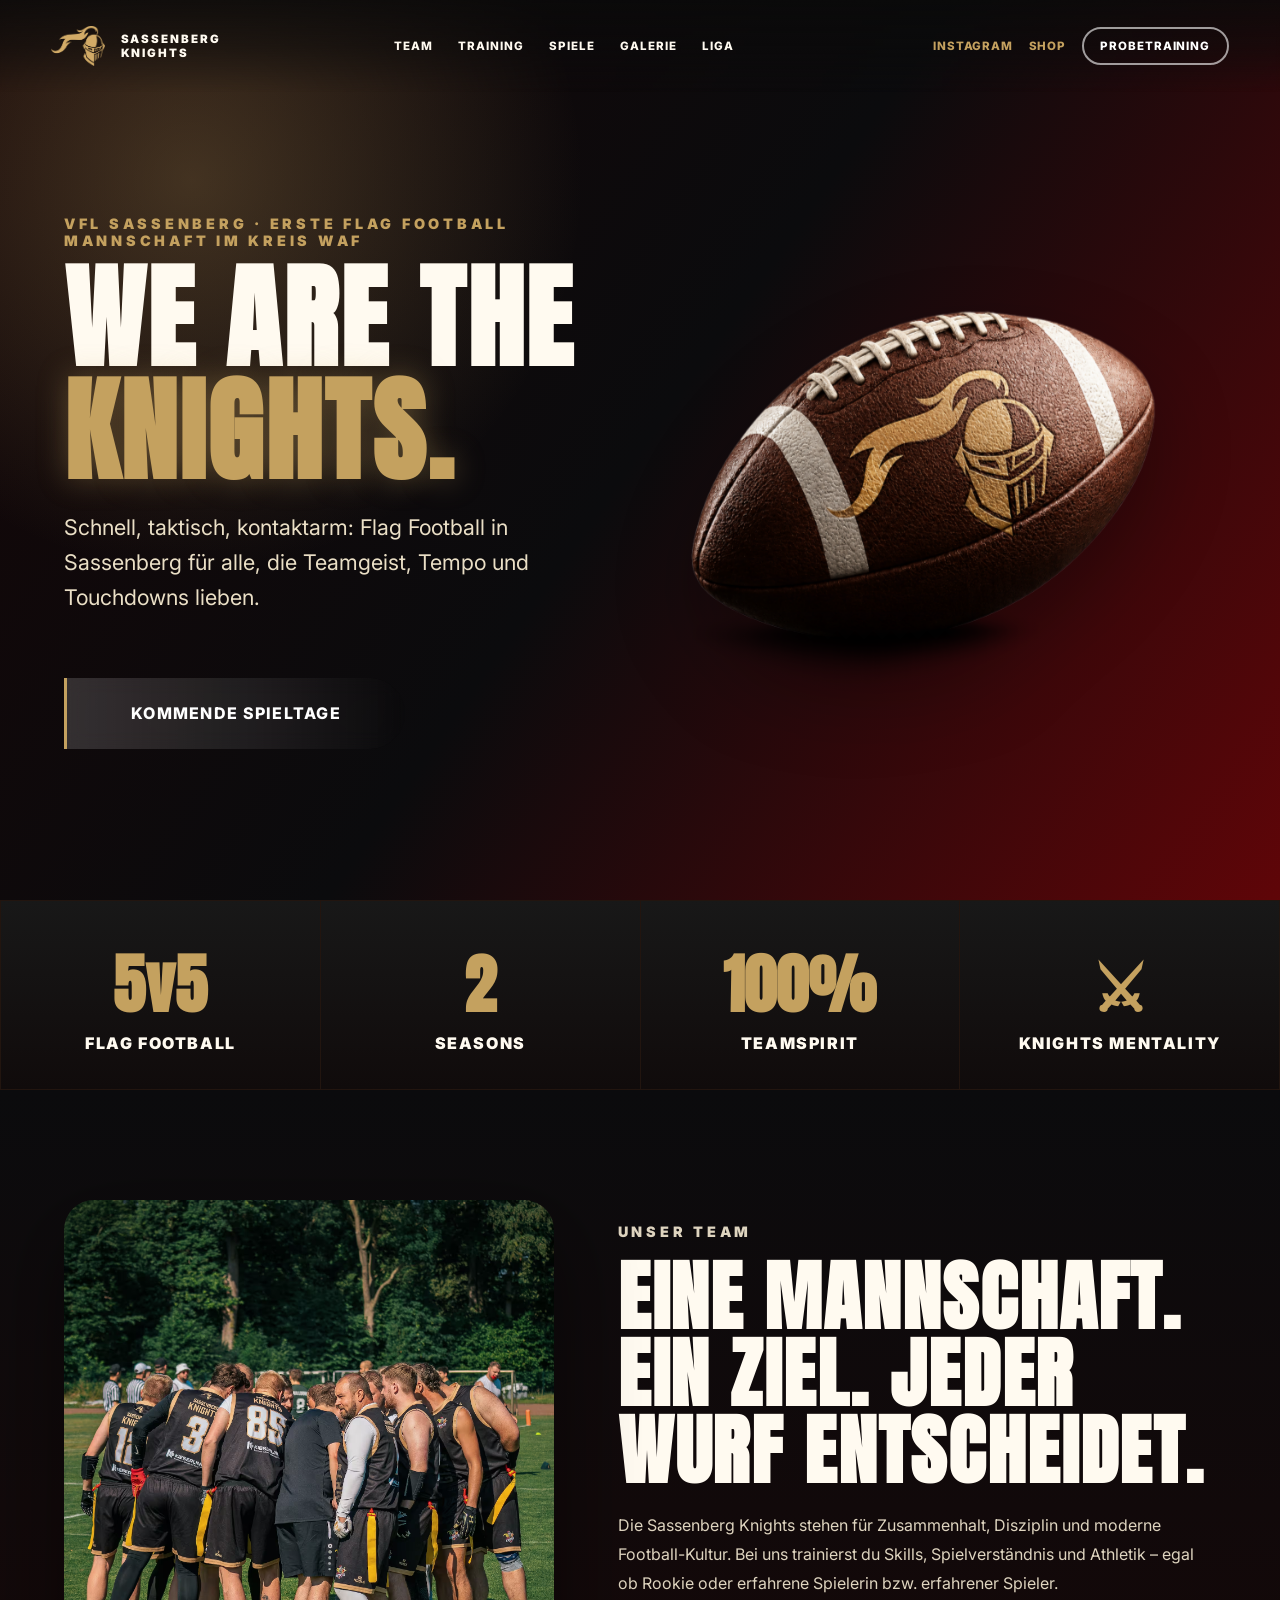
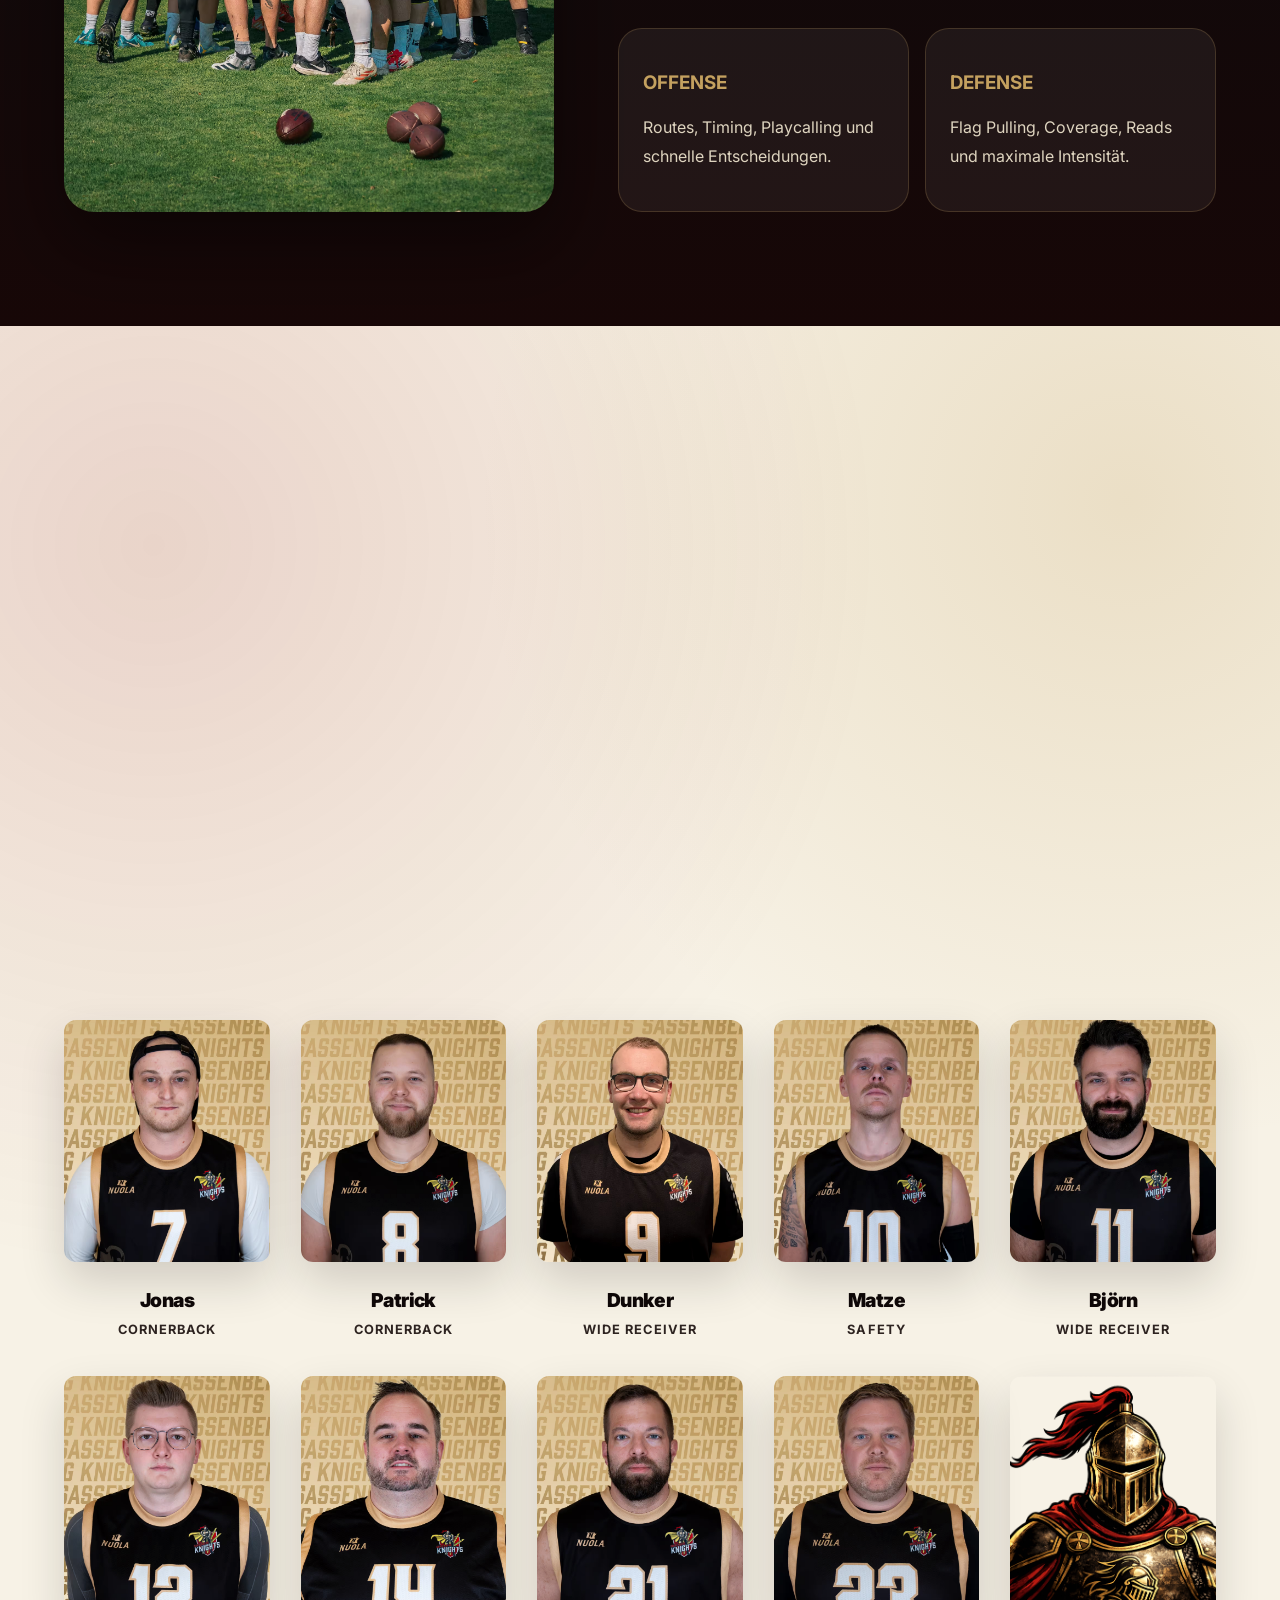
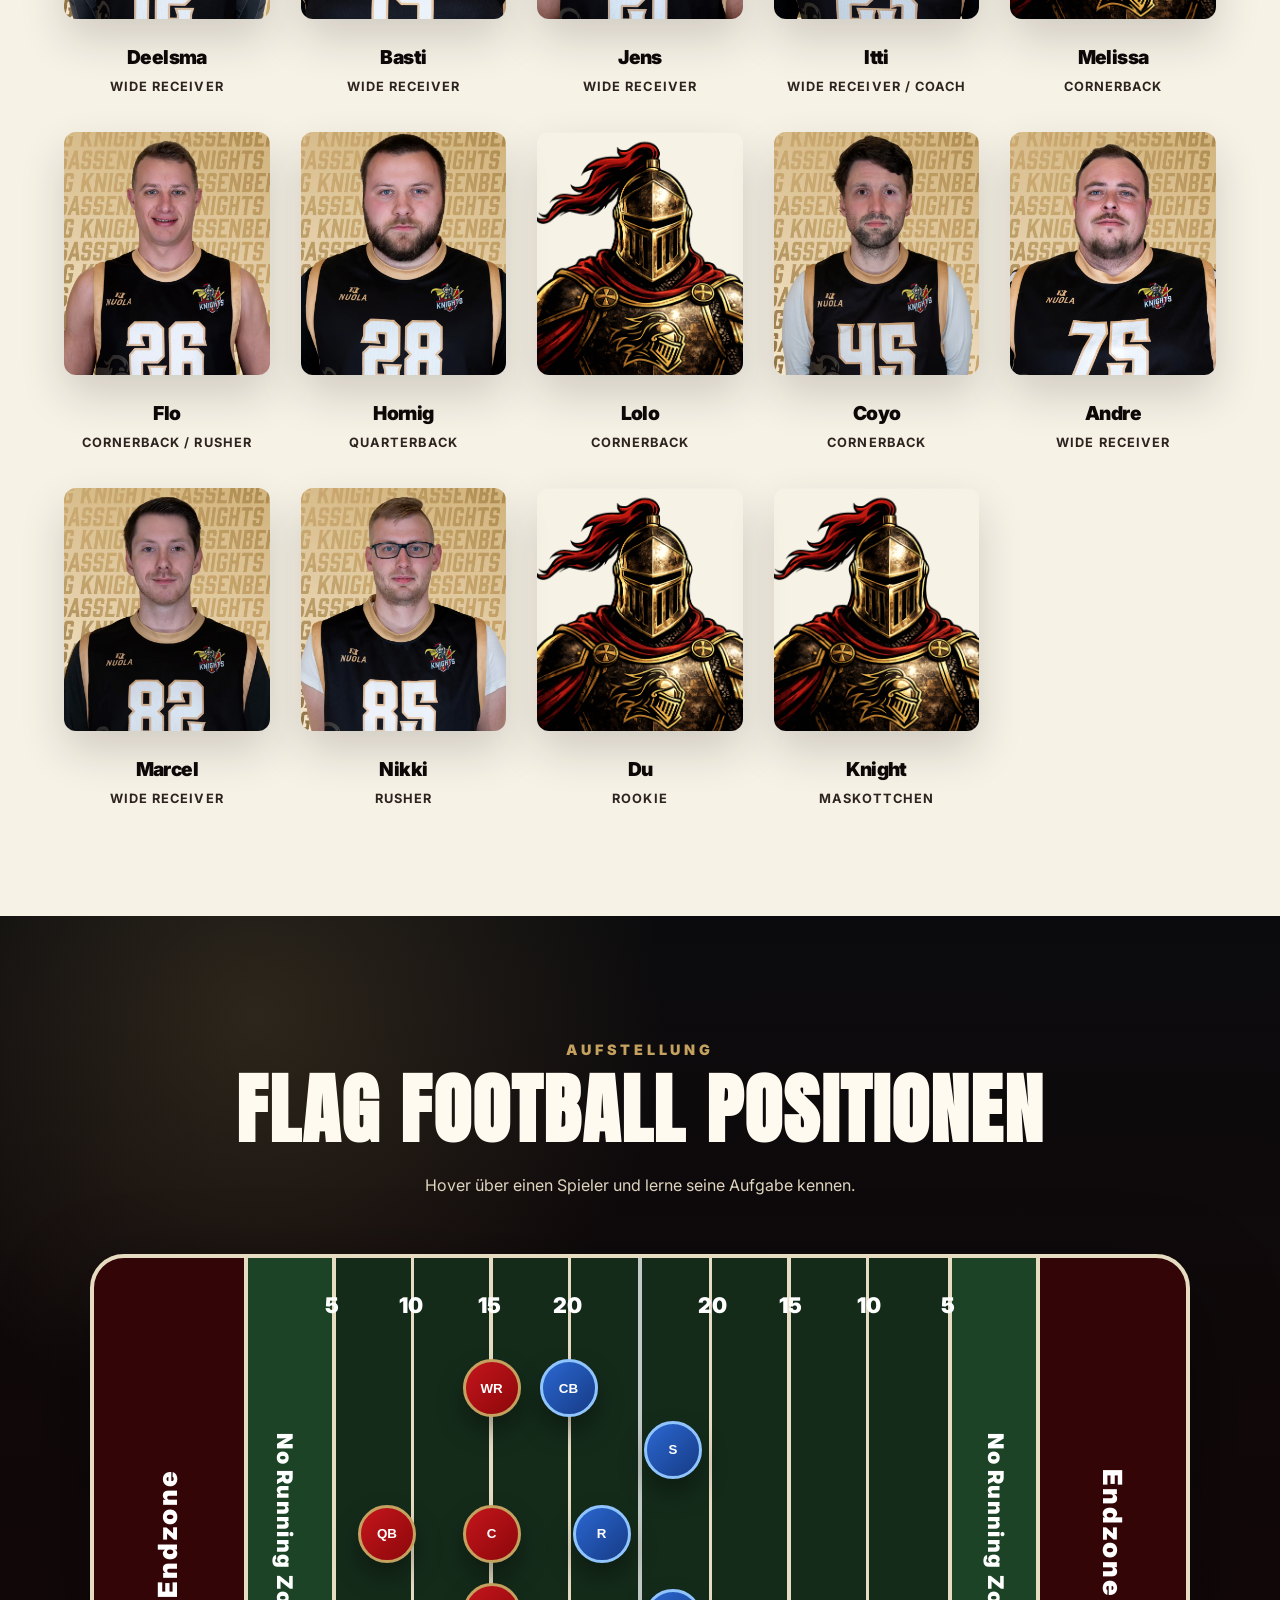
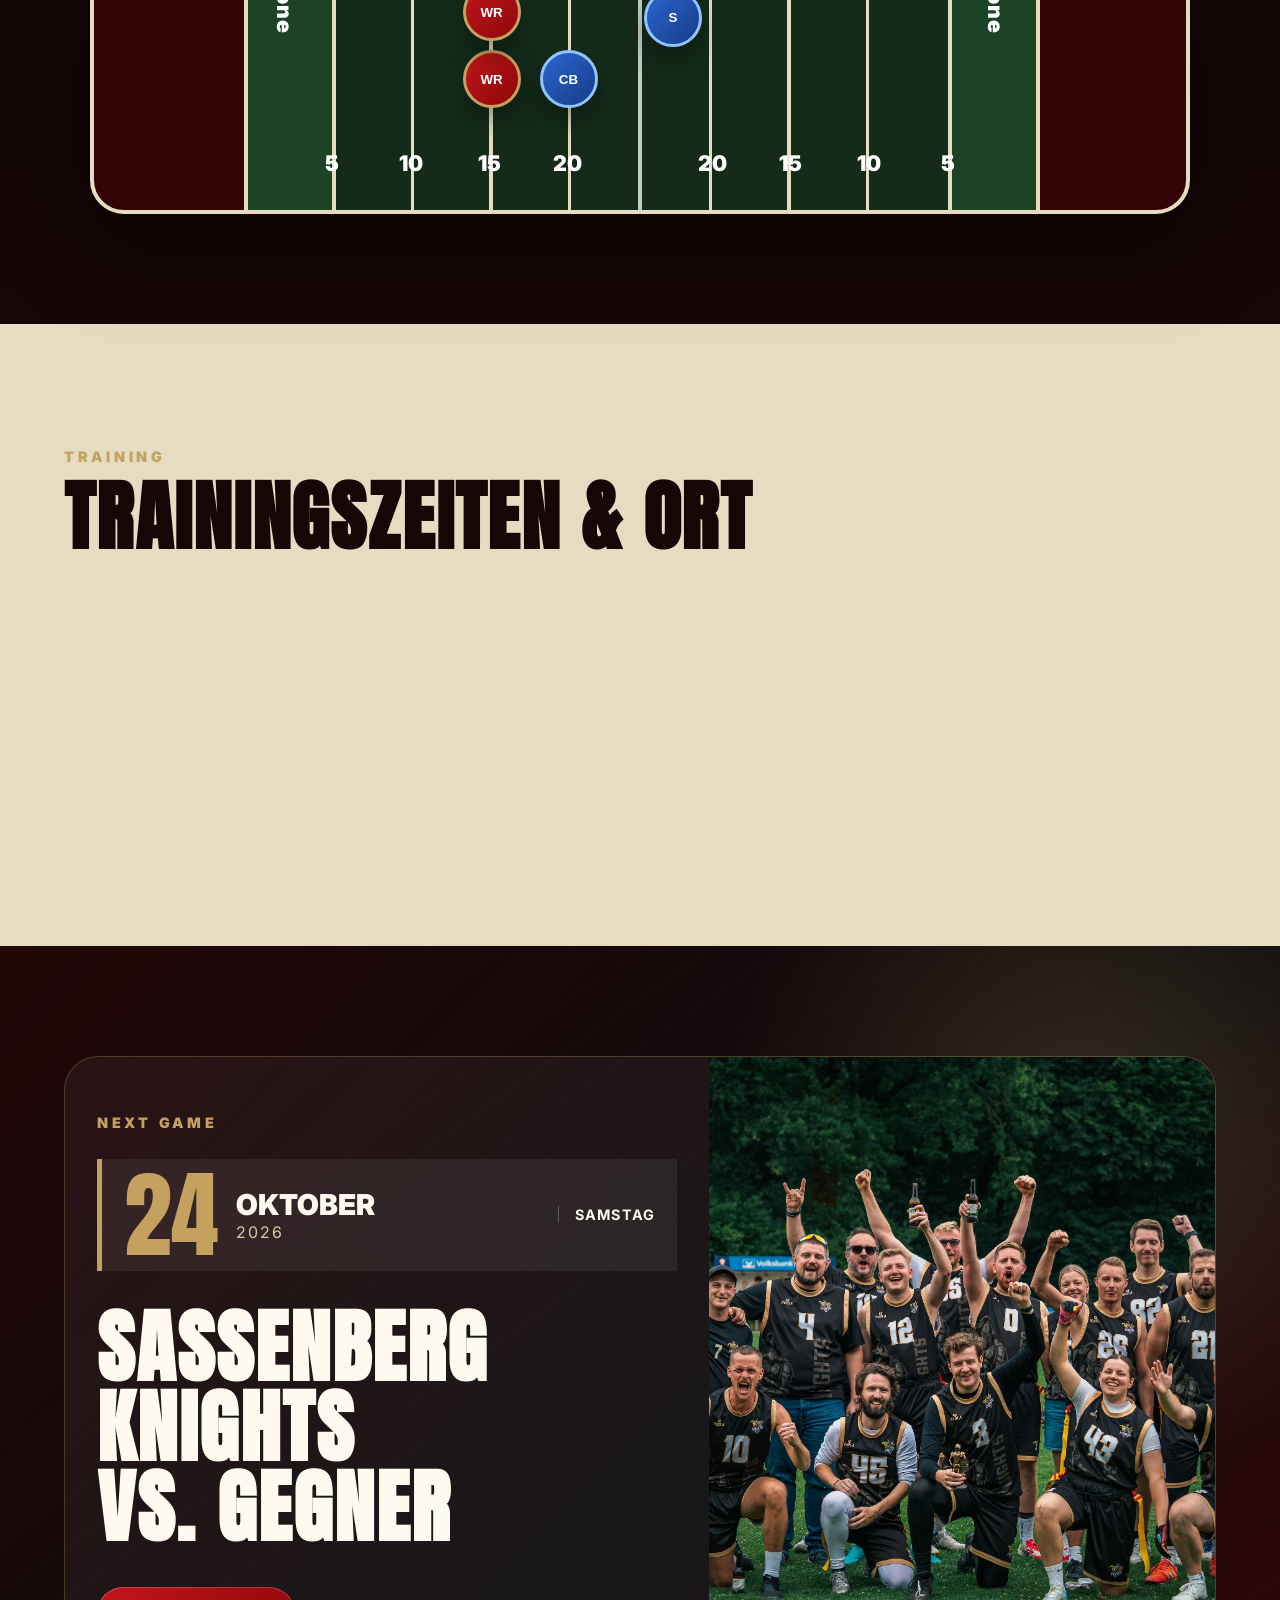
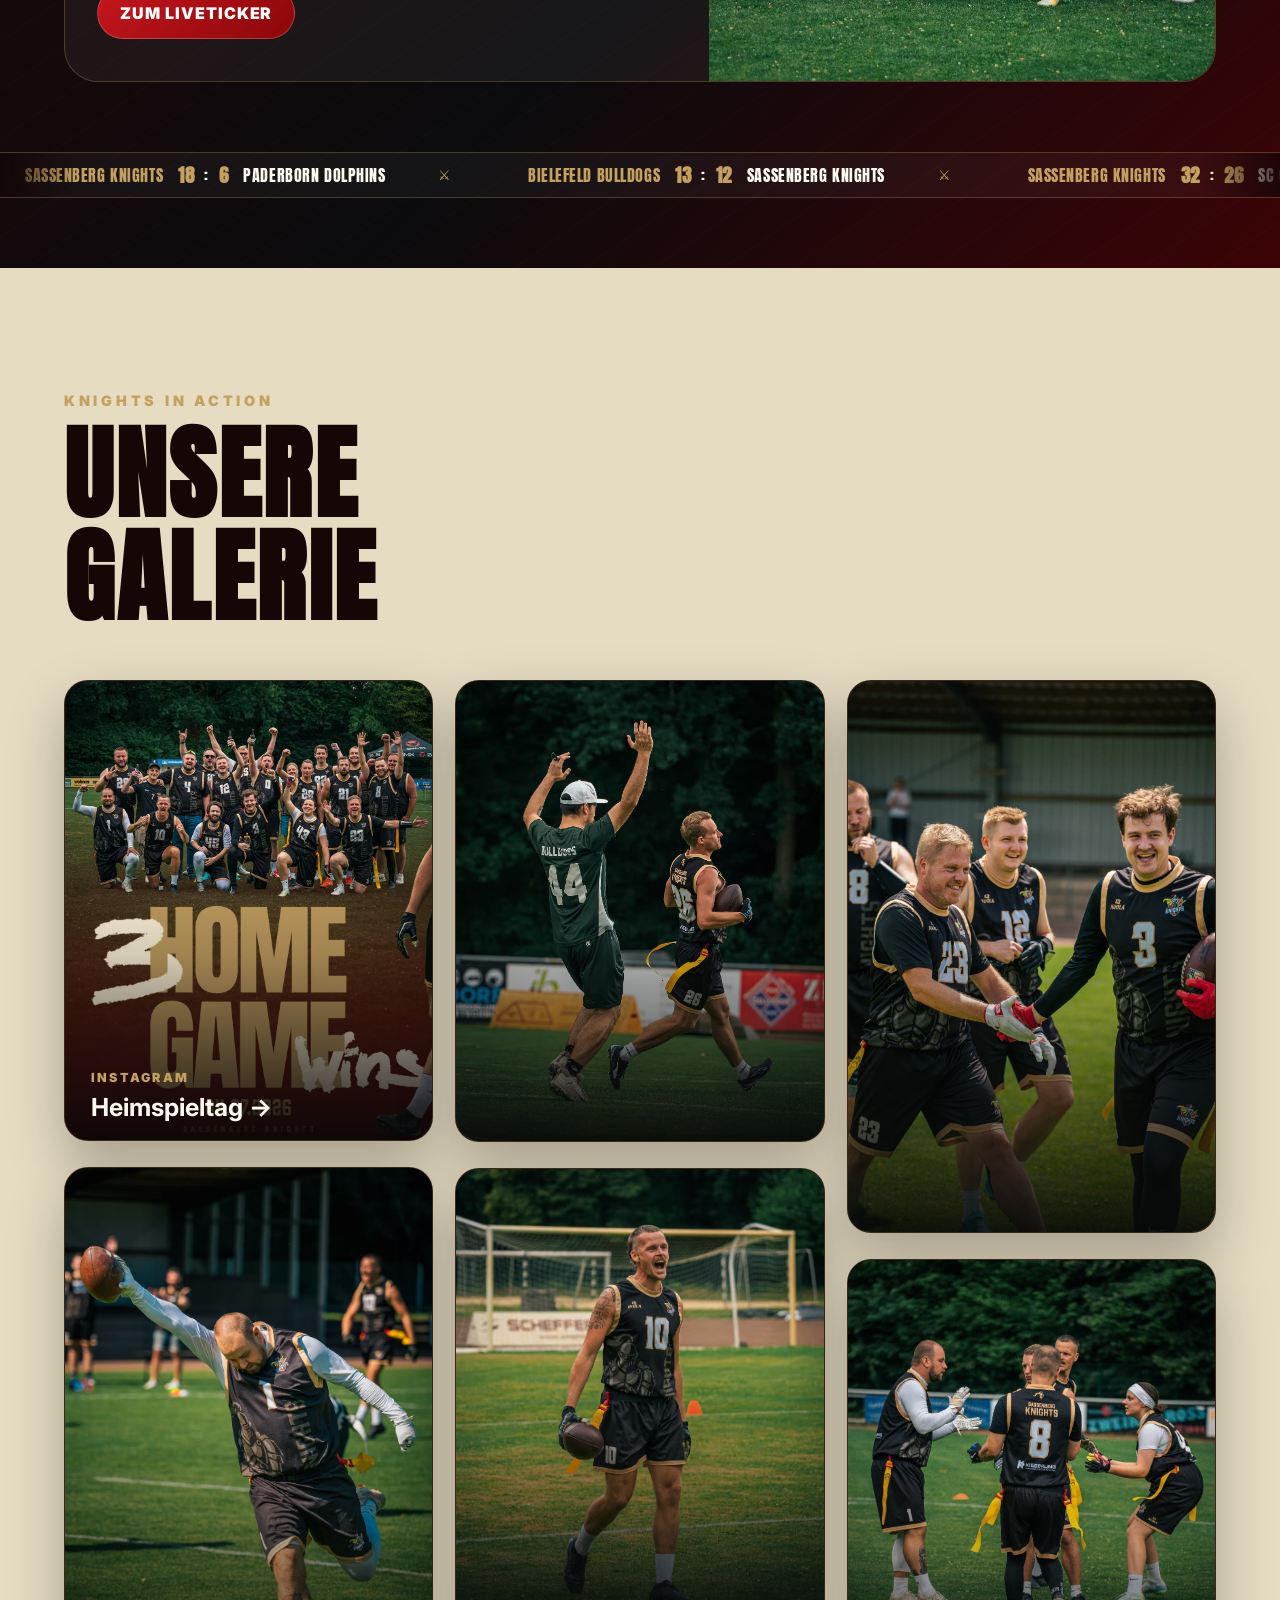
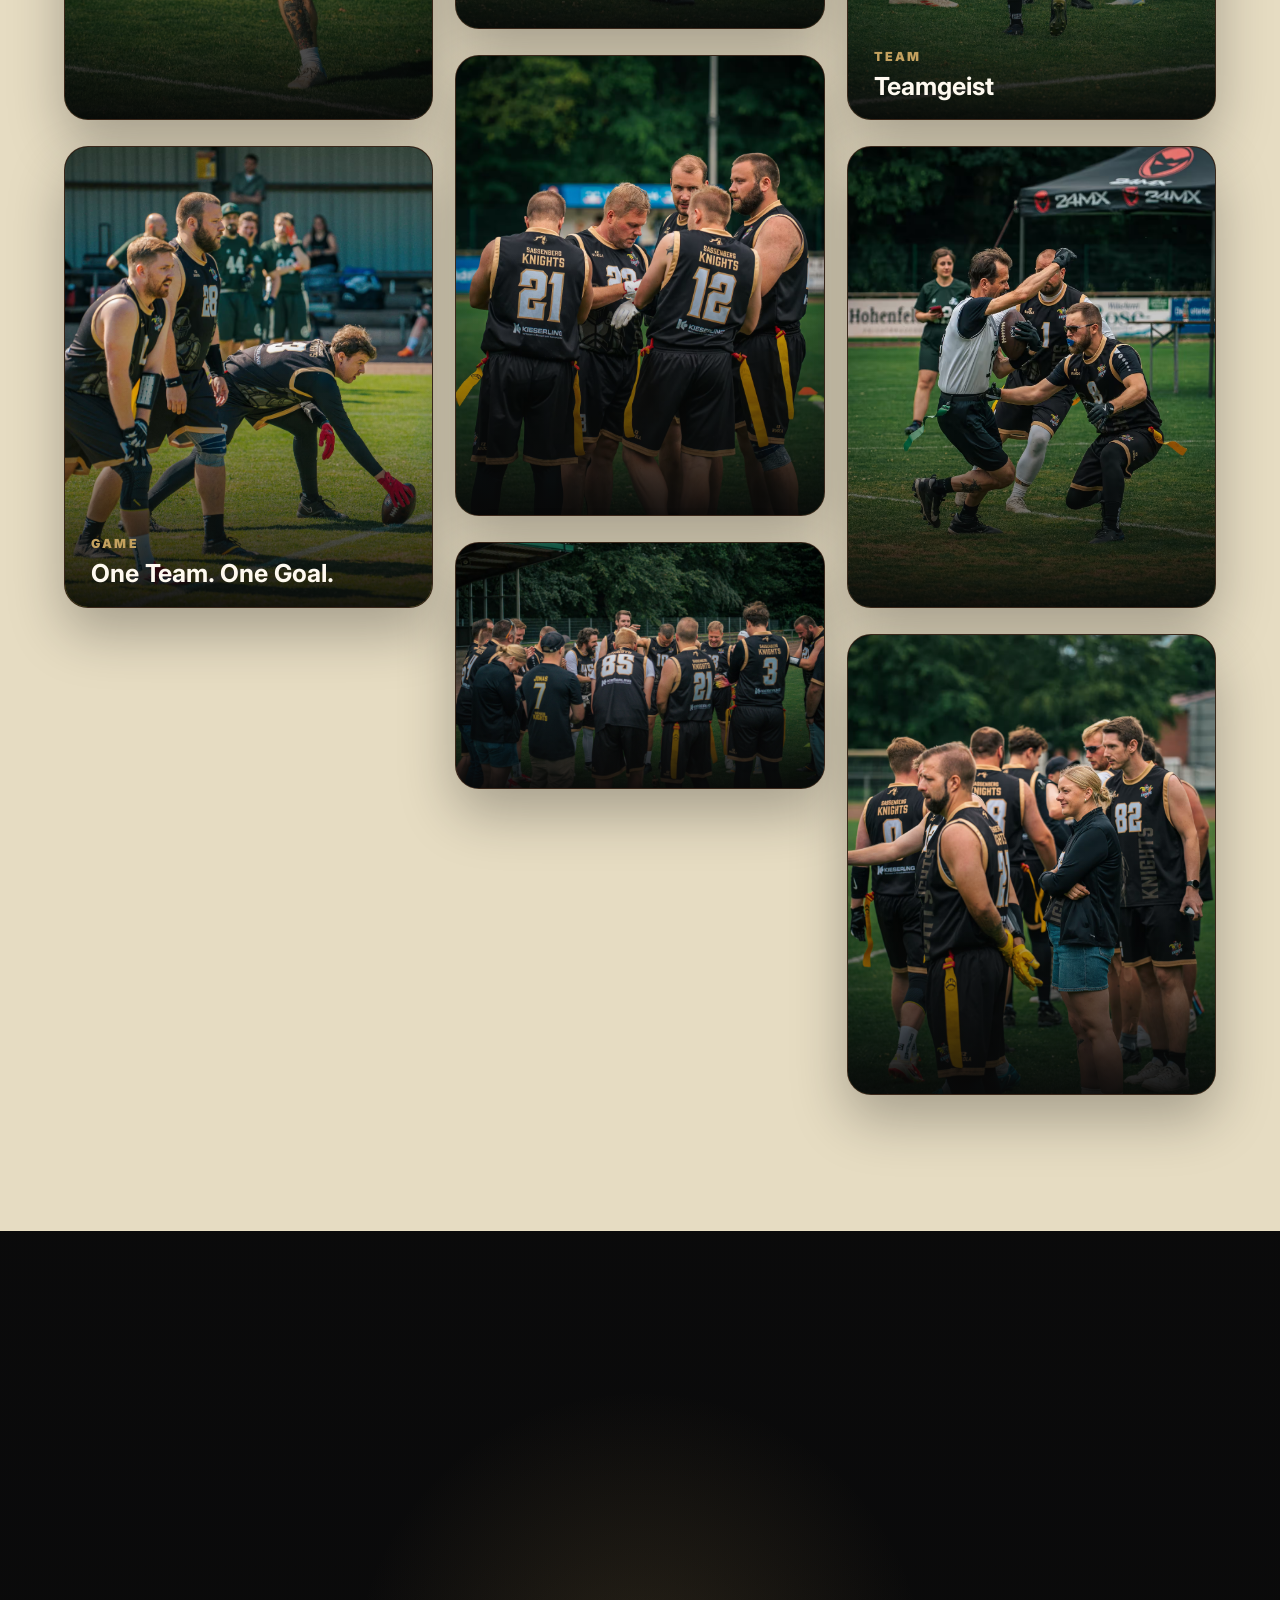
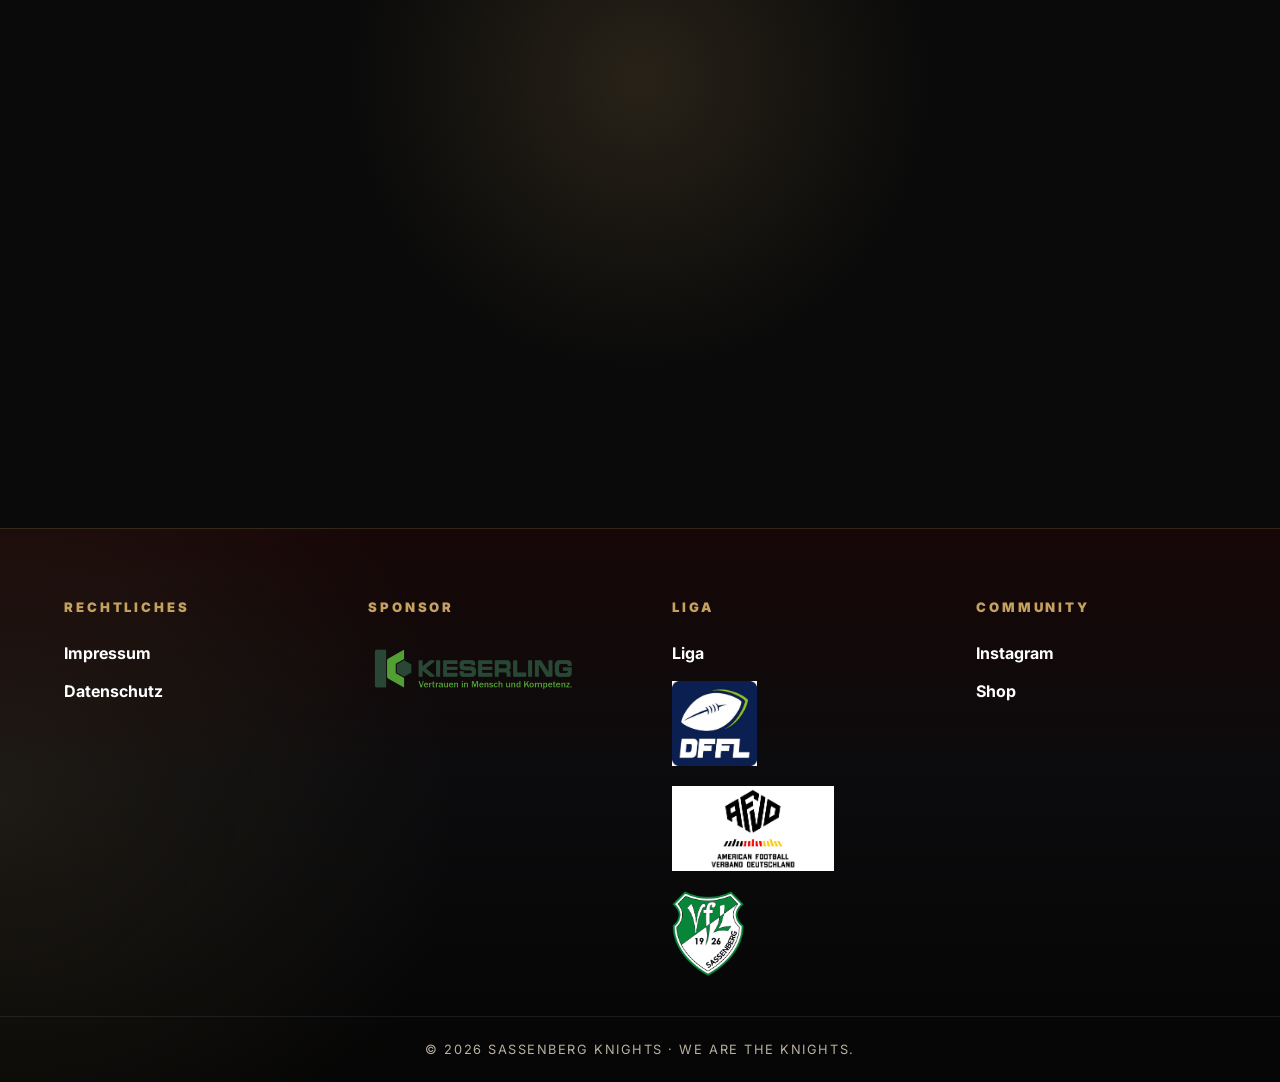
<file: index.html>
<!doctype html>
<html lang="de">
<head>
  <meta charset="utf-8" />
  <meta name="viewport" content="width=device-width, initial-scale=1" />
  <title>Sassenberg Knights</title>
  <meta name="description" content="Sassenberg Knights – Flag Football in Sassenberg" />
  <link rel="icon" type="image/png" href="assets/helm_knights.png">
  <link rel="preconnect" href="https://fonts.googleapis.com">
  <link rel="preconnect" href="https://fonts.gstatic.com" crossorigin>
  <link href="https://fonts.googleapis.com/css2?family=Anton&family=Inter:wght@400;600;700;900&display=swap" rel="stylesheet">
  <link rel="stylesheet" href="styles.css" />
</head>
<body class="is-loading">

  <!-- Seitenübergang / Loading Screen -->
  <div
    class="page-transition"
    id="page-transition"
    aria-hidden="true"
  >
    <div class="page-transition__background"></div>

    <div class="page-transition__content">
      <div class="page-transition__title-wrap">
        <span class="page-transition__title">
          Sassenberg
          <strong>Knights</strong>
        </span>
      </div>
    </div>

    <div class="page-transition__line"></div>
  </div>
  
  <div class="noise"></div>
  <header class="site-header" id="top">
    <a class="brand" href="index.html" aria-label="Sassenberg Knights Startseite">
      <img src="assets/helm_knights.png" alt="Sassenberg Knights Logo" />
      <span>Sassenberg<br>Knights</span>
    </a>
    <button class="nav-toggle" aria-label="Menü öffnen">☰</button>
    <nav class="main-nav">
      <div class="nav-center">
        <a href="#" data-scroll-to="team">Team</a>
        <a href="#" data-scroll-to="training">Training</a>
        <a href="#" data-scroll-to="spiele">Spiele</a>
        <a href="#" data-scroll-to="galerie">Galerie</a>
        <a href="https://www.5erdffl.de/tabellen-ol-nrw-2026/" target="_blank" rel="noopener">Liga</a>
      </div>

      <div class="nav-right">
        <a class="ig" href="https://www.instagram.com/sassenberg_knights/" target="_blank" rel="noopener">
          Instagram
        </a>
        <a class="ig" href="https://sassenberg-knights.fan12.de/" target="_blank" rel="noopener">
          Shop
        </a>
        <a class="nav-btn" href="#" data-scroll-to="anmeldung">Probetraining</a>
      </div>
    </nav>
  </header>

  <main>
    <section class="hero section">
      <div class="hero-copy reveal">
        <p class="eyebrow">VfL Sassenberg · Erste Flag Football Mannschaft im Kreis WAF</p>
        <h1>We are the<br><span>Knights.</span></h1>
        <p class="lead">Schnell, taktisch, kontaktarm: Flag Football in Sassenberg für alle, die Teamgeist, Tempo und Touchdowns lieben.</p>
        <div class="hero-banner">
          <a href="#" data-scroll-to="spiele">
            Kommende Spieltage
          </a>
        </div>
      </div>
      <div class="hero-card reveal delay-1">
        <img src="assets/football-knights.png" alt="Sassenberg Knights Game Day Poster" />
      </div>
    </section>

    <section class="stats reveal" aria-label="Team Highlights">
      <div><strong>5v5</strong><span>Flag Football</span></div>
      <div><strong>2</strong><span>Seasons</span></div>
      <div><strong>100%</strong><span>Teamspirit</span></div>
      <div><strong>⚔</strong><span>Knights Mentality</span></div>
    </section>

    <section class="section split" id="team">
      <div class="image-stack reveal">
        <img class="main-img" src="assets/team2.avif" alt="Sassenberg Knights Team am Spieltag" />
      </div>
      <div class="content reveal delay-1">
        <p class="eyebrow">Unser Team</p>
        <h2>Eine Mannschaft. Ein Ziel. Jeder Wurf entscheidet.</h2>
        <p>Die Sassenberg Knights stehen für Zusammenhalt, Disziplin und moderne Football-Kultur. Bei uns trainierst du Skills, Spielverständnis und Athletik – egal ob Rookie oder erfahrene Spielerin bzw. erfahrener Spieler.</p>
        <div class="feature-grid">
          <article>
            <h3>Offense</h3>
            <p>Routes, Timing, Playcalling und schnelle Entscheidungen.</p>
          </article>

          <article class="defense-card">
            <h3>Defense</h3>
            <p>Flag Pulling, Coverage, Reads und maximale Intensität.</p>
          </article>
        </div>
      </div>
    </section>



    <section class="section roster" id="spieler">
      <div class="section-title reveal">
        <p class="eyebrow">Team</p>
        <h2>Unsere Spieler</h2>
        <p class="muted">Die Knights stellen sich vor. Lerne uns besser kennen.</p>
      </div>
      <div class="roster-grid">
        <article class="roster-card reveal">
          <img src="assets/team/0_knubel.avif" alt="Spielerfoto" />
          <h3>Knubel</h3>
          <p> Wide Receiver</p>
        </article>
        <article class="roster-card reveal">
          <img src="assets/team/1_paul.avif" alt="Spielerfoto" />
          <h3>Paul</h3>
          <p>Safety / Coach</p>
        </article>
        <article class="roster-card reveal">
          <img src="assets/team/2_jonah.avif" alt="Spielerfoto" />
          <h3>Jonah</h3>
          <p>Safety / Coach</p>
        </article>
        <article class="roster-card reveal delay-1">
          <img src="assets/team/3_nick.avif" alt="Spielerfoto" />
          <h3>Nick</h3>
          <p>Center / Coach</p>
        </article>
        <article class="roster-card reveal delay-1">
          <img src="assets/team/4_florian.avif" alt="Spielerfoto" />
          <h3>Florian</h3>
          <p>Wide Receiver</p>
        </article>
        <article class="roster-card reveal">
          <img src="assets/team/7_jonas.avif" alt="Spielerfoto" />
          <h3>Jonas</h3>
          <p>Cornerback</p>
        </article>
        <article class="roster-card reveal">
          <img src="assets//team/8_patrick.avif" alt="Spielerfoto" />
          <h3>Patrick</h3>
          <p>Cornerback</p>
        </article>
        <article class="roster-card reveal">
          <img src="assets/team/9_dunker.avif" alt="Spielerfoto" />
          <h3>Dunker</h3>
          <p>Wide Receiver</p>
        </article>
        <article class="roster-card reveal">
          <img src="assets/team/10_matze.avif" alt="Spielerfoto" />
          <h3>Matze</h3>
          <p>Safety</p>
        </article>
        <article class="roster-card reveal">
          <img src="assets/team/11_björn.avif" alt="Spielerfoto" />
          <h3>Björn</h3>
          <p>Wide Receiver</p>
        </article>
        <article class="roster-card reveal">
          <img src="assets/team/12_deelsma.avif" alt="Spielerfoto" />
          <h3>Deelsma</h3>
          <p>Wide Receiver</p>
        </article>
        <article class="roster-card reveal delay-1">
          <img src="assets/team/14_basti.avif" alt="Spielerfoto" />
          <h3>Basti</h3>
          <p>Wide Receiver</p>
        </article>
        <article class="roster-card reveal delay-1">
          <img src="assets/team/21_jens.avif" alt="Spielerfoto" />
          <h3>Jens</h3>
          <p>Wide Receiver</p>
        </article>
        <article class="roster-card reveal delay-2">
          <img src="assets/team/23_itti.avif" alt="Spielerfoto" />
          <h3>Itti</h3>
          <p>Wide Receiver / Coach</p>
        </article>
        <article class="roster-card reveal delay-2">
          <img src="assets/team/knight.png" alt="Spielerfoto" />
          <h3>Melissa</h3>
          <p>Cornerback</p>
        </article>
        <article class="roster-card reveal delay-2">
          <img src="assets/team/26_flo.avif" alt="Spielerfoto" />
          <h3>Flo</h3>
          <p>Cornerback / Rusher</p>
        </article>
        <article class="roster-card reveal">
          <img src="assets/team/28_hornig.avif" alt="Spielerfoto" />
          <h3>Hornig</h3>
          <p>Quarterback</p>
        </article>
        <article class="roster-card reveal">
          <img src="assets/team/knight.png" alt="Spielerfoto" />
          <h3>Lolo</h3>
          <p>Cornerback</p>
        </article>
        <article class="roster-card reveal">
          <img src="assets/team/45_coyo.avif" alt="Spielerfoto" />
          <h3>Coyo</h3>
          <p>Cornerback</p>
        </article>
        <article class="roster-card reveal delay-1">
          <img src="assets/team/75_andre.avif" alt="Spielerfoto" />
          <h3>Andre</h3>
          <p>Wide Receiver</p>
        </article>
        <article class="roster-card reveal delay-1">
          <img src="assets/team/82_marcel.avif" alt="Spielerfoto" />
          <h3>Marcel</h3>
          <p>Wide Receiver</p>
        </article>
        <article class="roster-card reveal delay-2">
          <img src="assets/team/85_nikki.avif" alt="Spielerfoto" />
          <h3>Nikki</h3>
          <p>Rusher</p>
        </article>
        <article class="roster-card reveal delay-2">
          <img src="assets/team/knight.png" alt="Spielerfoto" />
          <h3>Du</h3>
          <p>Rookie</p>
        </article>
        <article class="roster-card reveal delay-2">
          <img src="assets/team/knight.png" alt="Spielerfoto" />
          <h3>Knight</h3>
          <p>Maskottchen</p>
        </article>
      </div>
    </section>

    <section class="section playbook" id="positionen">
      <div class="section-title reveal">
        <p class="eyebrow">Aufstellung</p>
        <h2>Flag Football Positionen</h2>
        <p class="muted">Hover über einen Spieler und lerne seine Aufgabe kennen.</p>
      </div>

      <div class="field-scroll">
        <div class="field reveal delay-1">
          <div class="yard-line"></div>
          <div class="yard-numbers top">
            <span style="left:22%">5</span>
            <span style="left:29.14%">10</span>
            <span style="left:36.28%">15</span>
            <span style="left:43.42%">20</span>
            <span style="left:56.58%">20</span>
            <span style="left:63.72%">15</span>
            <span style="left:70.86%">10</span>
            <span style="left:78%">5</span>
          </div>

          <div class="yard-numbers bottom">
            <span style="left:22%">5</span>
            <span style="left:29.14%">10</span>
            <span style="left:36.28%">15</span>
            <span style="left:43.42%">20</span>
            <span style="left:56.58%">20</span>
            <span style="left:63.72%">15</span>
            <span style="left:70.86%">10</span>
            <span style="left:78%">5</span>
          </div>
          <div class="endzone left">Endzone</div>
          <div class="endzone right">Endzone</div>

          <button class="field-player offense qb" type="button">
            QB
            <span><strong>Quarterback</strong>Lenkt die Offense, liest die Defense und verteilt den Ball.</span>
          </button>

          <button class="field-player offense c" type="button">
            C
            <span><strong>Center</strong>Startet den Spielzug mit dem Snap und läuft danach eine Route.</span>
          </button>

          <button class="field-player offense wr1" type="button">
            WR
            <span><strong>Wide Receiver</strong>Läuft Routes, schafft Separation und fängt Pässe.</span>
          </button>

          <button class="field-player offense wr2" type="button">
            WR
            <span><strong>Wide Receiver</strong>Läuft Routes, schafft Separation und fängt Pässe.</span>
          </button>

          <button class="field-player offense wr3" type="button">
            WR
            <span><strong>Wide Receiver</strong>Läuft Routes, schafft Separation und fängt Pässe.</span>
          </button>

          <button class="field-player defense blitzer" type="button">
            R
            <span><strong>Rusher</strong>Setzt den Quarterback unter Druck und erzwingt schnelle Entscheidungen.</span>
          </button>

          <button class="field-player defense cb1" type="button">
            CB
            <span><strong>Cornerback</strong>Deckt Receiver außen und versucht Pässe zu verhindern.</span>
          </button>

          <button class="field-player defense cb2" type="button">
            CB
            <span><strong>Cornerback</strong>Bleibt nah am Gegenspieler und zieht im richtigen Moment die Flag.</span>
          </button>

          <button class="field-player defense s2" type="button">
            S
            <span><strong>Safety</strong>Sichert tief ab und verhindert lange Touchdowns.</span>
          </button>

          <button class="field-player defense s1" type="button">
            S
            <span><strong>Safety</strong>Sichert tief ab und verhindert lange Touchdowns.</span>
          </button>
        </div>
      </div>
    </section>

    <section class="section training" id="training">
      <div class="reveal">
        <p class="eyebrow">Training</p>
        <h2>Trainingszeiten & Ort</h2>
      </div>
      <div class="training-cards">
        <article class="reveal"><span>Montag</span><strong>18:30 Uhr</strong></article>
        <article class="reveal delay-1"><span>Donnerstag</span><strong>19:00 Uhr</strong></article>
        <article class="reveal delay-2"><span>Ort</span><strong>Sportplätze im Brook</strong></article>
      </div>
    </section>

    <section class="section games" id="spiele">
      <div class="next-game-card reveal">
        <div class="next-game-content">
          <p class="eyebrow">Next Game</p>

          <div class="game-date-card">
            <span class="day">24</span>

            <div class="month">
              <span>Oktober</span>
              <span>2026</span>
            </div>

            <div class="weekday">
              Samstag
            </div>
          </div>

          <h2>Sassenberg Knights<br>vs. Gegner</h2>

          <a class="btn primary game-button" href="https://www.5erdffl.de/event/sassenberg-knights-2/" target="_blank"
                rel="noopener noreferrer">
            Zum Liveticker
          </a>
          

        </div>
        <div class="game-image">
            <img src="assets/gameday.avif" alt="Game Day">
        </div>
      </div>
      <div class="results-marquee" aria-label="Letzte Spielergebnisse">
        <div class="results-marquee-window">
          <div
            class="results-marquee-track"
            id="results-marquee-track"
          >
            <!-- Wird per JavaScript eingefügt -->
          </div>
        </div>
      </div>
    </section>


    <section class="section gallery" id="galerie">
      <div class="gallery-heading reveal">
        <div>
          <p class="eyebrow">Knights in Action</p>
          <h2>Unsere Galerie</h2>
        </div>
      </div>

      <div class="gallery-grid">

        <figure class="gallery-item">
          <a
                href="https://www.instagram.com/p/DbGefK0jGOL/?utm_source=ig_web_copy_link&igsh=MzRlODBiNWFlZA=="
                target="_blank"
                rel="noopener noreferrer"
          >
            <img
              src="assets/gallery/homeGame_04.07.26.avif"
              href="https://www.instagram.com/p/DbGefK0jGOL/?utm_source=ig_web_copy_link&igsh=MzRlODBiNWFlZA=="
              alt="Training der Sassenberg Knights"
              loading="lazy"
            >
          </a>
                    <figcaption>
            <span>Instagram</span>
            <strong>Heimspieltag →</strong>
          </figcaption>
        </figure>

        <figure class="gallery-item">
          <img
            src="assets/gallery/gallery-01.avif"
            alt="Sassenberg Knights beim Spieltag"
            loading="lazy"
          >
        </figure>

        <figure class="gallery-item">
          <img
            src="assets/gallery/gallery-02.avif"
            alt="Training der Sassenberg Knights"
            loading="lazy"
          >
          <figcaption>
            <span>Game</span>
            <strong>One Team. One Goal.</strong>
          </figcaption>
        </figure>

        <figure class="gallery-item">
          <img
            src="assets/gallery/gallery-03.avif"
            alt="Teamfoto der Sassenberg Knights"
            loading="lazy"
          >
        </figure>

        <figure class="gallery-item">
          <img
            src="assets/gallery/gallery-04.avif"
            alt="Spielzug der Sassenberg Knights"
            loading="lazy"
          >
        </figure>

        <figure class="gallery-item">
          <img
            src="assets/gallery/gallery-05.avif"
            alt="Sassenberg Knights vor dem Spiel"
            loading="lazy"
          >
        </figure>

        <figure class="gallery-item">
          <img
            src="assets/gallery/gallery-06.avif"
            alt="Jubel der Sassenberg Knights"
            loading="lazy"
          >
        </figure>

        <figure class="gallery-item">
          <img
            src="assets/gallery/gallery-07.avif"
            alt="Jubel der Sassenberg Knights"
            loading="lazy"
          >
        </figure>

        <figure class="gallery-item">
          <img
            src="assets/gallery/gallery-08.avif"
            alt="Jubel der Sassenberg Knights"
            loading="lazy"
          >
          <figcaption>
            <span>Team</span>
            <strong>Teamgeist</strong>
          </figcaption>
        </figure>

        <figure class="gallery-item">
          <img
            src="assets/gallery/gallery-09.avif"
            alt="Jubel der Sassenberg Knights"
            loading="lazy"
          >
        </figure>

        <figure class="gallery-item">
          <img
            src="assets/gallery/gallery-10.avif"
            alt="Jubel der Sassenberg Knights"
            loading="lazy"
          >
        </figure>
      </div>
    </section>

    <section class="section signup" id="anmeldung">
      <div class="signup-card reveal">

        <p class="eyebrow">Werde ein Knight</p>

        <h2>
          Interesse?<br>
          Schreib uns.
        </h2>

        <p class="signup-text">
          Du möchtest Flag Football ausprobieren oder einfach mal beim Training
          vorbeischauen? Dann melde dich unkompliziert bei uns.
        </p>

        <div class="signup-contact">

          <a
            class="signup-contact-link signup-instagram"
            href="https://www.instagram.com/sassenberg_knights/"
            target="_blank"
            rel="noopener noreferrer"
          >
            <span class="signup-contact-label">Instagram</span>

            <span class="signup-contact-main">
              @sassenberg_knights
              <span class="signup-arrow">↗</span>
            </span>

            <span class="signup-contact-description">
              Schreib uns einfach eine Nachricht
            </span>
          </a>

          <a
            class="signup-contact-link"
            href="mailto:sassenbergknights@web.de"
          >
            <span class="signup-contact-label">E-Mail</span>

            <span class="signup-contact-main">
              sassenbergknights@web.de
              <span class="signup-arrow">↗</span>
            </span>

            <span class="signup-contact-description">
              Kontaktiere uns per Mail
            </span>
          </a>

        </div>

      </div>
    </section>
  </main>

  <footer class="footer">
    <div class="footer-content">
      <div class="footer-column">
        <h3>Rechtliches</h3>

        <a href="impressum/">Impressum</a>
        <a href="datenschutz/">Datenschutz</a>
      </div>
      <div class="footer-column">
        <h3>Sponsor</h3>
        <a href="https://kieserling-personal.de/" target="_blank">
          <img
            class="footer-logo sponsor-logo"
            src="assets/footer/Kieserling_Logo_3c_RZ.png"
            alt="Kieserling"
          >
        </a>
      </div>
      <div class="footer-column">
        <h3>Liga</h3>
        <a href="https://www.5erdffl.de/" target="_blank">
          Liga
        </a>
        <div class="league-logos">
          <img src="assets/footer/dffl.png" alt="DFFL">
          <img src="assets/footer/logo-afvd-2025-fb-750x394.png" alt="AFVD">
          <img src="assets/footer/VfL_Sassenberg.png" alt="VfL Sassenberg">
        </div>
      </div>
      <div class="footer-column">
        <h3>Community</h3>
        <a
          href="https://www.instagram.com/sassenberg_knights/"
          target="_blank">
          Instagram
        </a>
        <a
          href="https://sassenberg-knights.fan12.de/"
          target="_blank">
          Shop
        </a>
      </div>

    </div>

    <div class="footer-bottom">
        © 2026 Sassenberg Knights · We are the Knights.
    </div>

  </footer>

  <script src="script.js"></script>
</body>
</html>
</file>
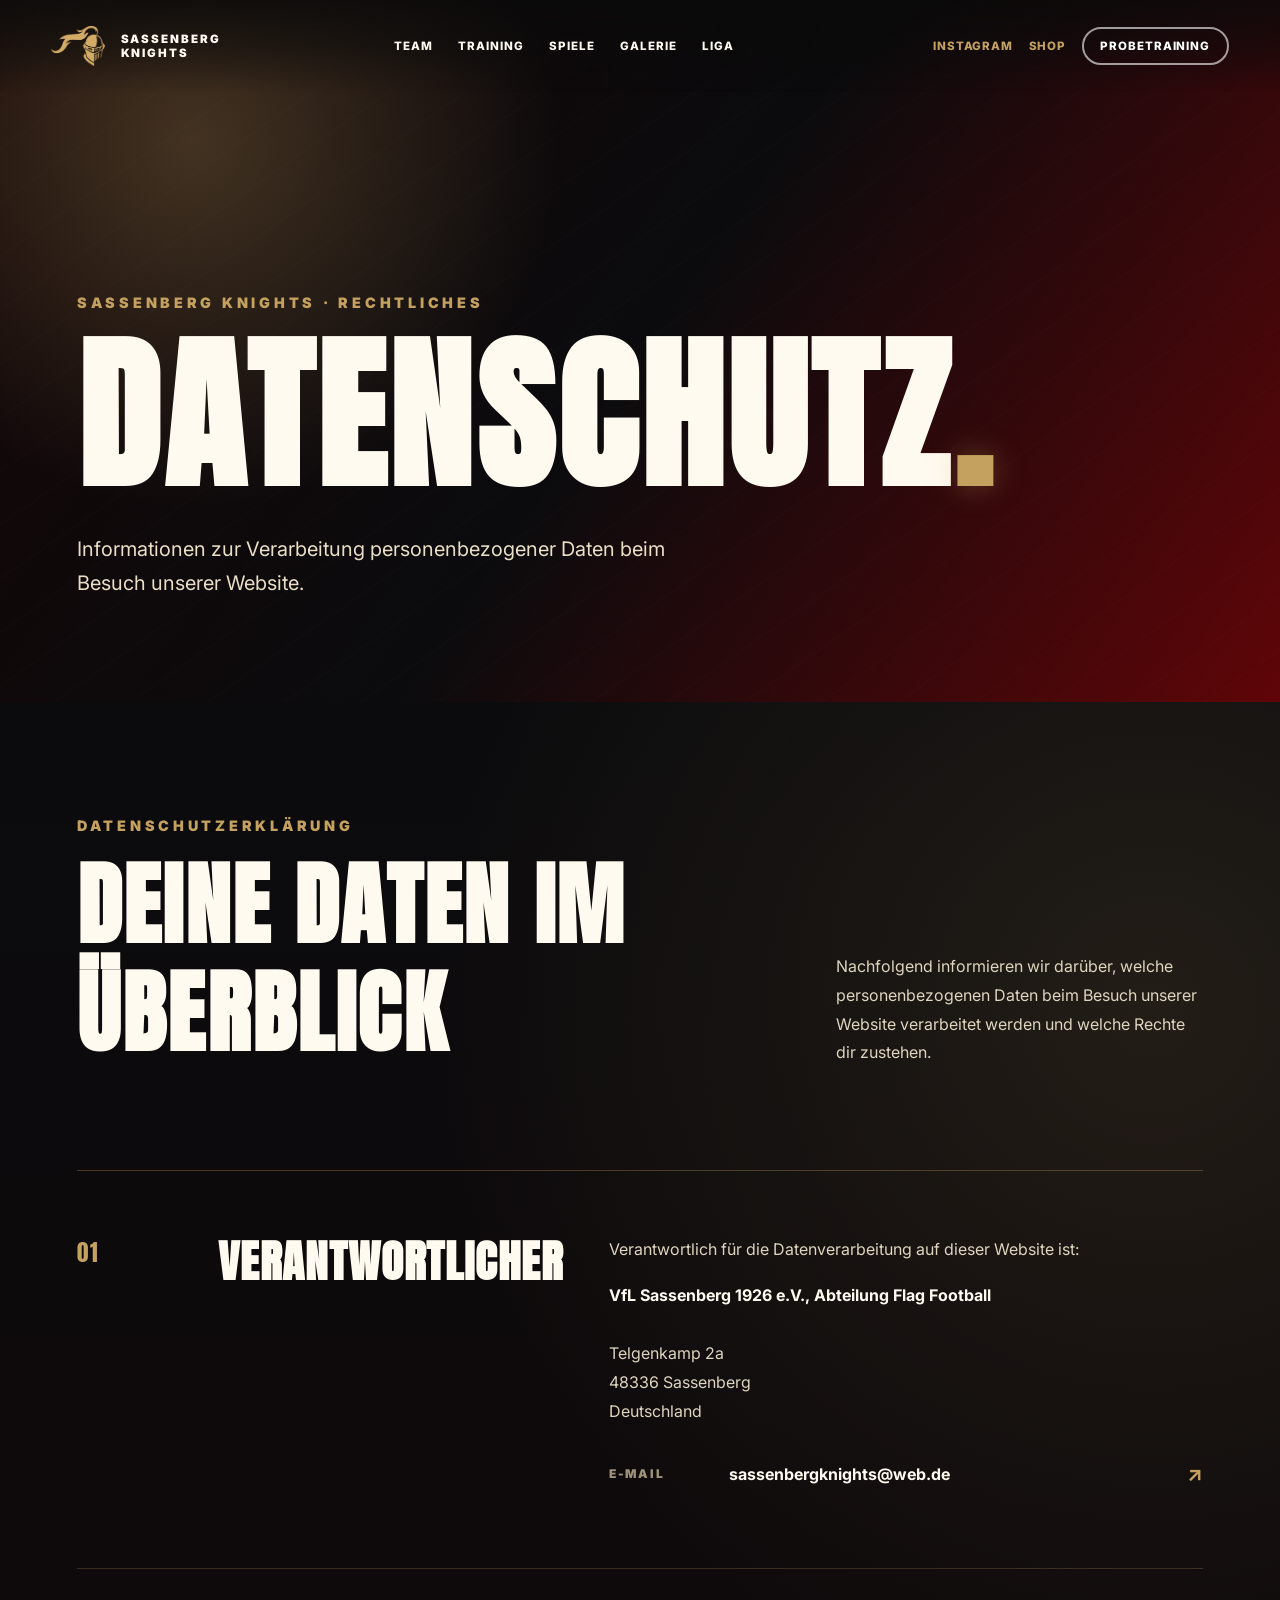
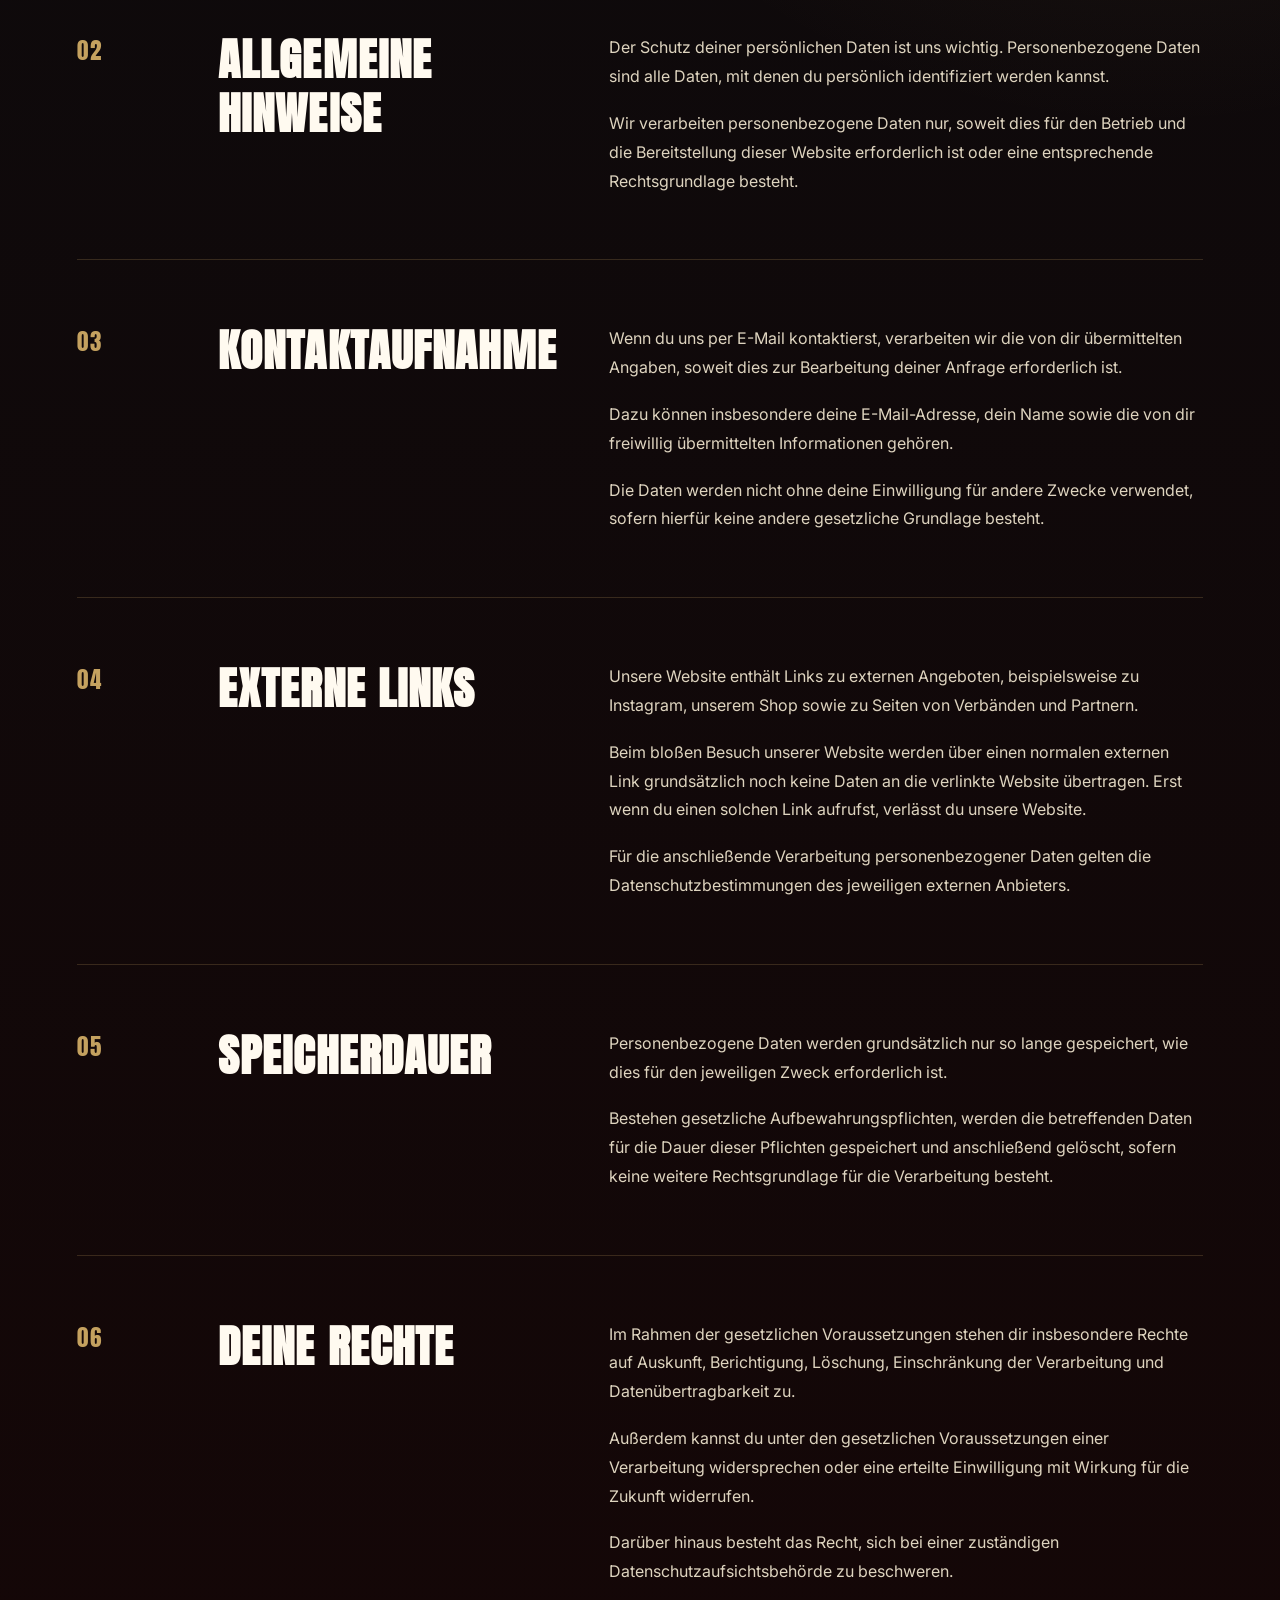
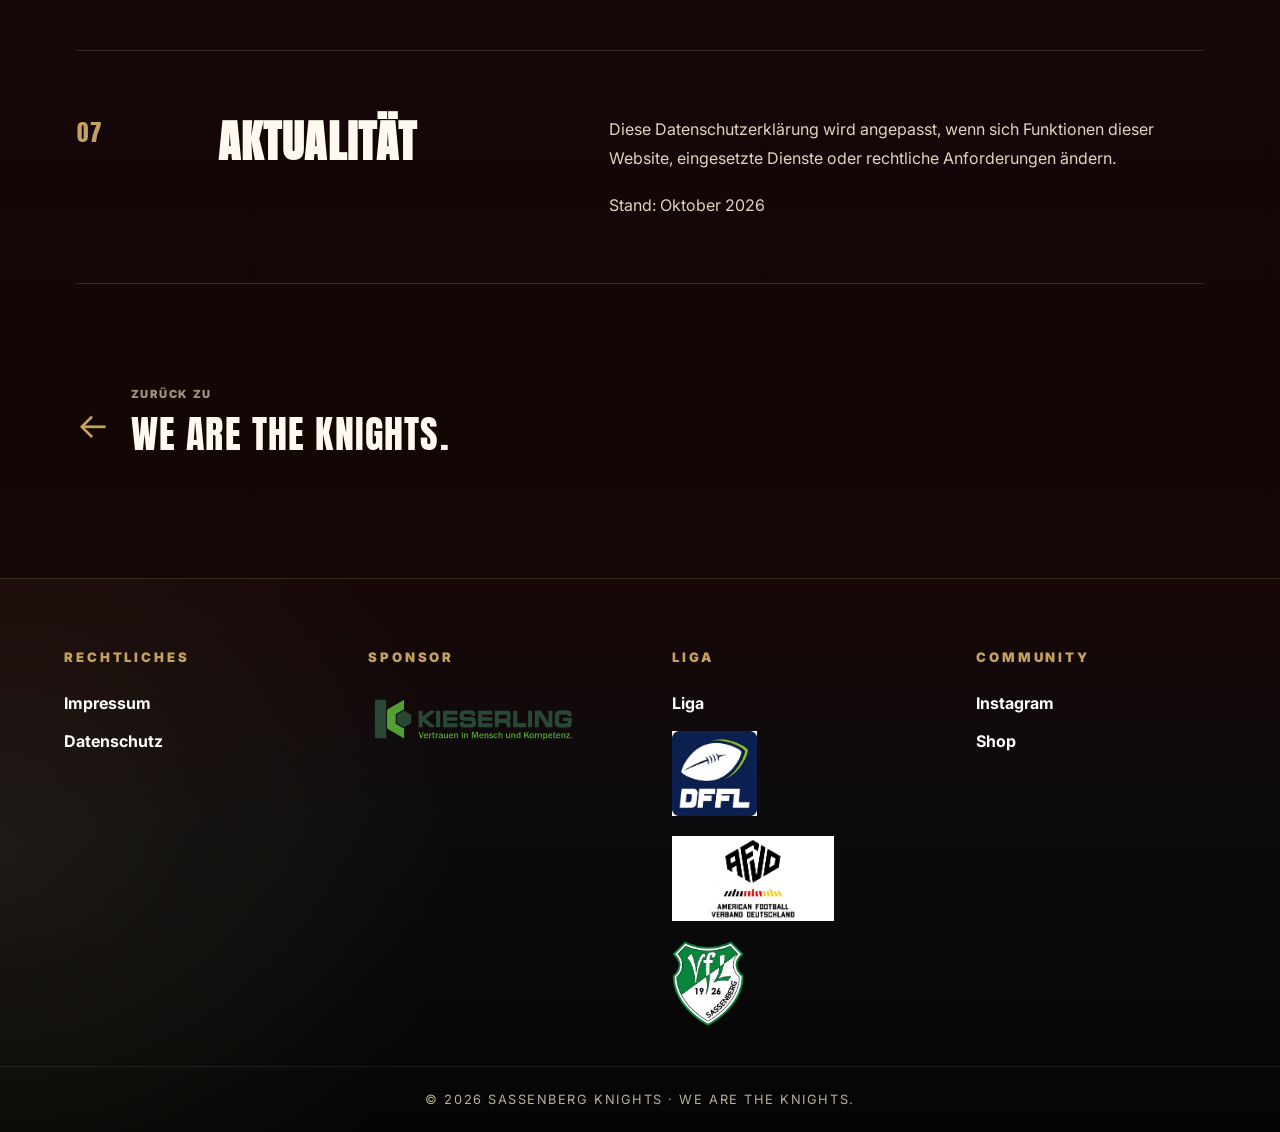
<file: datenschutz/index.html>
<!doctype html>
<html lang="de">
<head>
  <meta charset="utf-8" />
  <meta name="viewport" content="width=device-width, initial-scale=1" />

  <title>Datenschutz | Sassenberg Knights</title>
  <link rel="icon" type="image/png" href="../assets/helm_knights.png">
  <meta
    name="description"
    content="Datenschutz der Sassenberg Knights."
  />

  <link rel="preconnect" href="https://fonts.googleapis.com">
  <link rel="preconnect" href="https://fonts.gstatic.com" crossorigin>
  <link
    href="https://fonts.googleapis.com/css2?family=Anton&family=Inter:wght@400;600;700;900&display=swap"
    rel="stylesheet"
  >

  <link rel="stylesheet" href="../styles.css" />
  <link rel="stylesheet" href="../impressum.css" />
</head>

<body class="legal-page">

  <div class="noise"></div>

  <!-- HEADER -->
  <header class="site-header" id="top">

    <a
      class="brand"
      href="../index.html"
      aria-label="Sassenberg Knights Startseite"
    >
      <img
        src="../assets/helm_knights.png"
        alt="Sassenberg Knights Logo"
      />
      <span>Sassenberg<br>Knights</span>
    </a>

    <button
      class="nav-toggle"
      aria-label="Menü öffnen"
      aria-expanded="false"
    >
      ☰
    </button>

    <nav class="main-nav">

      <div class="nav-center">
        <a href="../index.html" data-page-scroll="team">Team</a>
        <a href="../index.html" data-page-scroll="training">Training</a>
        <a href="../index.html" data-page-scroll="spiele">Spiele</a>
        <a href="../index.html" data-page-scroll="galerie">Galerie</a>

        <a
          href="https://www.5erdffl.de/tabellen-ol-nrw-2026/"
          target="_blank"
          rel="noopener"
        >
          Liga
        </a>
      </div>

      <div class="nav-right">

        <a
          class="ig"
          href="https://www.instagram.com/sassenberg_knights/"
          target="_blank"
          rel="noopener"
        >
          Instagram
        </a>

        <a
          class="ig"
          href="https://sassenberg-knights.fan12.de/"
          target="_blank"
          rel="noopener"
        >
          Shop
        </a>

        <a
          class="nav-btn"
          href="../index.html"
          data-page-scroll="anmeldung"
        >
          Probetraining
        </a>

      </div>
    </nav>

  </header>


  <main>

    <!-- HERO -->
    <section class="legal-hero">

      <div class="legal-hero-inner">

        <div class="legal-hero-copy reveal">

          <p class="eyebrow">Sassenberg Knights · Rechtliches</p>

          <h1>
            Datenschutz<span>.</span>
          </h1>

          <p class="legal-intro">
            Informationen zur Verarbeitung personenbezogener Daten
            beim Besuch unserer Website.
          </p>

        </div>

      </div>

    </section>


    <!-- CONTENT -->
    <section class="legal-content">

      <div class="legal-container">

        <div class="legal-heading reveal">

          <div>
            <p class="eyebrow">Datenschutzerklärung</p>
            <h2>Deine Daten im Überblick</h2>
          </div>

          <p>
            Nachfolgend informieren wir darüber, welche
            personenbezogenen Daten beim Besuch unserer Website
            verarbeitet werden und welche Rechte dir zustehen.
          </p>

        </div>


        <div class="legal-list">


          <!-- 01 -->
          <article class="legal-entry reveal">

            <div class="legal-entry-number">
              01
            </div>

            <div class="legal-entry-title">
              <h3>Verantwortlicher</h3>
            </div>

            <div class="legal-entry-content">

              <p>
                Verantwortlich für die Datenverarbeitung
                auf dieser Website ist:
              </p>

              <address>
                <strong>
                  VfL Sassenberg 1926 e.V., Abteilung Flag Football
                </strong>

                <br><br>

                Telgenkamp 2a<br>
                48336 Sassenberg<br>
                Deutschland
              </address>

              <div class="legal-contact">
                <span>E-Mail</span>

                <a href="mailto:sassenbergknights@web.de">
                  sassenbergknights@web.de
                  <strong>↗</strong>
                </a>
              </div>

            </div>

          </article>


          <!-- 02 -->
          <article class="legal-entry reveal">

            <div class="legal-entry-number">
              02
            </div>

            <div class="legal-entry-title">
              <h3>Allgemeine Hinweise</h3>
            </div>

            <div class="legal-entry-content">

              <p>
                Der Schutz deiner persönlichen Daten ist uns wichtig.
                Personenbezogene Daten sind alle Daten, mit denen du
                persönlich identifiziert werden kannst.
              </p>

              <p>
                Wir verarbeiten personenbezogene Daten nur, soweit dies
                für den Betrieb und die Bereitstellung dieser Website
                erforderlich ist oder eine entsprechende Rechtsgrundlage
                besteht.
              </p>

            </div>

          </article>

          <!-- 03 -->
          <article class="legal-entry reveal">

            <div class="legal-entry-number">
              03
            </div>

            <div class="legal-entry-title">
              <h3>Kontaktaufnahme</h3>
            </div>

            <div class="legal-entry-content">

              <p>
                Wenn du uns per E-Mail kontaktierst, verarbeiten wir die von
                dir übermittelten Angaben, soweit dies zur Bearbeitung deiner
                Anfrage erforderlich ist.
              </p>

              <p>
                Dazu können insbesondere deine E-Mail-Adresse, dein Name sowie
                die von dir freiwillig übermittelten Informationen gehören.
              </p>

              <p>
                Die Daten werden nicht ohne deine Einwilligung für andere
                Zwecke verwendet, sofern hierfür keine andere gesetzliche
                Grundlage besteht.
              </p>

            </div>

          </article>


          <!-- 04 -->
          <article class="legal-entry reveal">

            <div class="legal-entry-number">
              04
            </div>

            <div class="legal-entry-title">
              <h3>Externe Links</h3>
            </div>

            <div class="legal-entry-content">

              <p>
                Unsere Website enthält Links zu externen Angeboten,
                beispielsweise zu Instagram, unserem Shop sowie zu
                Seiten von Verbänden und Partnern.
              </p>

              <p>
                Beim bloßen Besuch unserer Website werden über einen
                normalen externen Link grundsätzlich noch keine Daten an
                die verlinkte Website übertragen. Erst wenn du einen
                solchen Link aufrufst, verlässt du unsere Website.
              </p>

              <p>
                Für die anschließende Verarbeitung personenbezogener Daten
                gelten die Datenschutzbestimmungen des jeweiligen
                externen Anbieters.
              </p>

            </div>

          </article>

          <!-- 05 -->
          <article class="legal-entry reveal">

            <div class="legal-entry-number">
              05
            </div>

            <div class="legal-entry-title">
              <h3>Speicherdauer</h3>
            </div>

            <div class="legal-entry-content">

              <p>
                Personenbezogene Daten werden grundsätzlich nur so lange
                gespeichert, wie dies für den jeweiligen Zweck erforderlich
                ist.
              </p>

              <p>
                Bestehen gesetzliche Aufbewahrungspflichten, werden die
                betreffenden Daten für die Dauer dieser Pflichten gespeichert
                und anschließend gelöscht, sofern keine weitere
                Rechtsgrundlage für die Verarbeitung besteht.
              </p>

            </div>

          </article>


          <!-- 06 -->
          <article class="legal-entry reveal">

            <div class="legal-entry-number">
              06
            </div>

            <div class="legal-entry-title">
              <h3>Deine Rechte</h3>
            </div>

            <div class="legal-entry-content">

              <p>
                Im Rahmen der gesetzlichen Voraussetzungen stehen dir
                insbesondere Rechte auf Auskunft, Berichtigung, Löschung,
                Einschränkung der Verarbeitung und Datenübertragbarkeit zu.
              </p>

              <p>
                Außerdem kannst du unter den gesetzlichen Voraussetzungen
                einer Verarbeitung widersprechen oder eine erteilte
                Einwilligung mit Wirkung für die Zukunft widerrufen.
              </p>

              <p>
                Darüber hinaus besteht das Recht, sich bei einer zuständigen
                Datenschutzaufsichtsbehörde zu beschweren.
              </p>

            </div>

          </article>

          <!-- 07 -->
          <article class="legal-entry reveal">

            <div class="legal-entry-number">
              07
            </div>

            <div class="legal-entry-title">
              <h3>Aktualität</h3>
            </div>

            <div class="legal-entry-content">

              <p>
                Diese Datenschutzerklärung wird angepasst, wenn sich
                Funktionen dieser Website, eingesetzte Dienste oder
                rechtliche Anforderungen ändern.
              </p>

              <p>
                Stand: Oktober 2026
              </p>

            </div>

          </article>

        </div>

        <!-- BACK -->
        <div class="legal-back-wrap">

          <a class="legal-back" href="../index.html">

            <span>←</span>

            <div>
              <small>Zurück zu</small>
              <strong>We are the Knights.</strong>
            </div>

          </a>

        </div>

      </div>

    </section>

  </main>


  <!-- FOOTER -->
  <footer class="footer">

    <div class="footer-content">

      <div class="footer-column">

        <h3>Rechtliches</h3>

        <a href="../impressum/" aria-current="page">
          Impressum
        </a>

        <a href="../datenschutz/">
          Datenschutz
        </a>

      </div>


      <div class="footer-column">

        <h3>Sponsor</h3>

        <a
          href="https://kieserling-personal.de/"
          target="_blank"
          rel="noopener"
        >
          <img
            class="footer-logo sponsor-logo"
            src="../assets/footer/Kieserling_Logo_3c_RZ.png"
            alt="Kieserling"
          >
        </a>

      </div>


      <div class="footer-column">

        <h3>Liga</h3>

        <a
          href="https://www.5erdffl.de/"
          target="_blank"
          rel="noopener"
        >
          Liga
        </a>

        <div class="league-logos">

          <img
            src="../assets/footer/dffl.png"
            alt="DFFL"
          >

          <img
            src="../assets/footer/logo-afvd-2025-fb-750x394.png"
            alt="AFVD"
          >

          <img
            src="../assets/footer/VfL_Sassenberg.png"
            alt="VfL Sassenberg"
          >

        </div>

      </div>


      <div class="footer-column">

        <h3>Community</h3>

        <a
          href="https://www.instagram.com/sassenberg_knights/"
          target="_blank"
          rel="noopener"
        >
          Instagram
        </a>

        <a
          href="https://sassenberg-knights.fan12.de/"
          target="_blank"
          rel="noopener"
        >
          Shop
        </a>

      </div>

    </div>


    <div class="footer-bottom">
      © 2026 Sassenberg Knights · We are the Knights.
    </div>

  </footer>


  <script src="../script.js"></script>

</body>
</html>
</file>
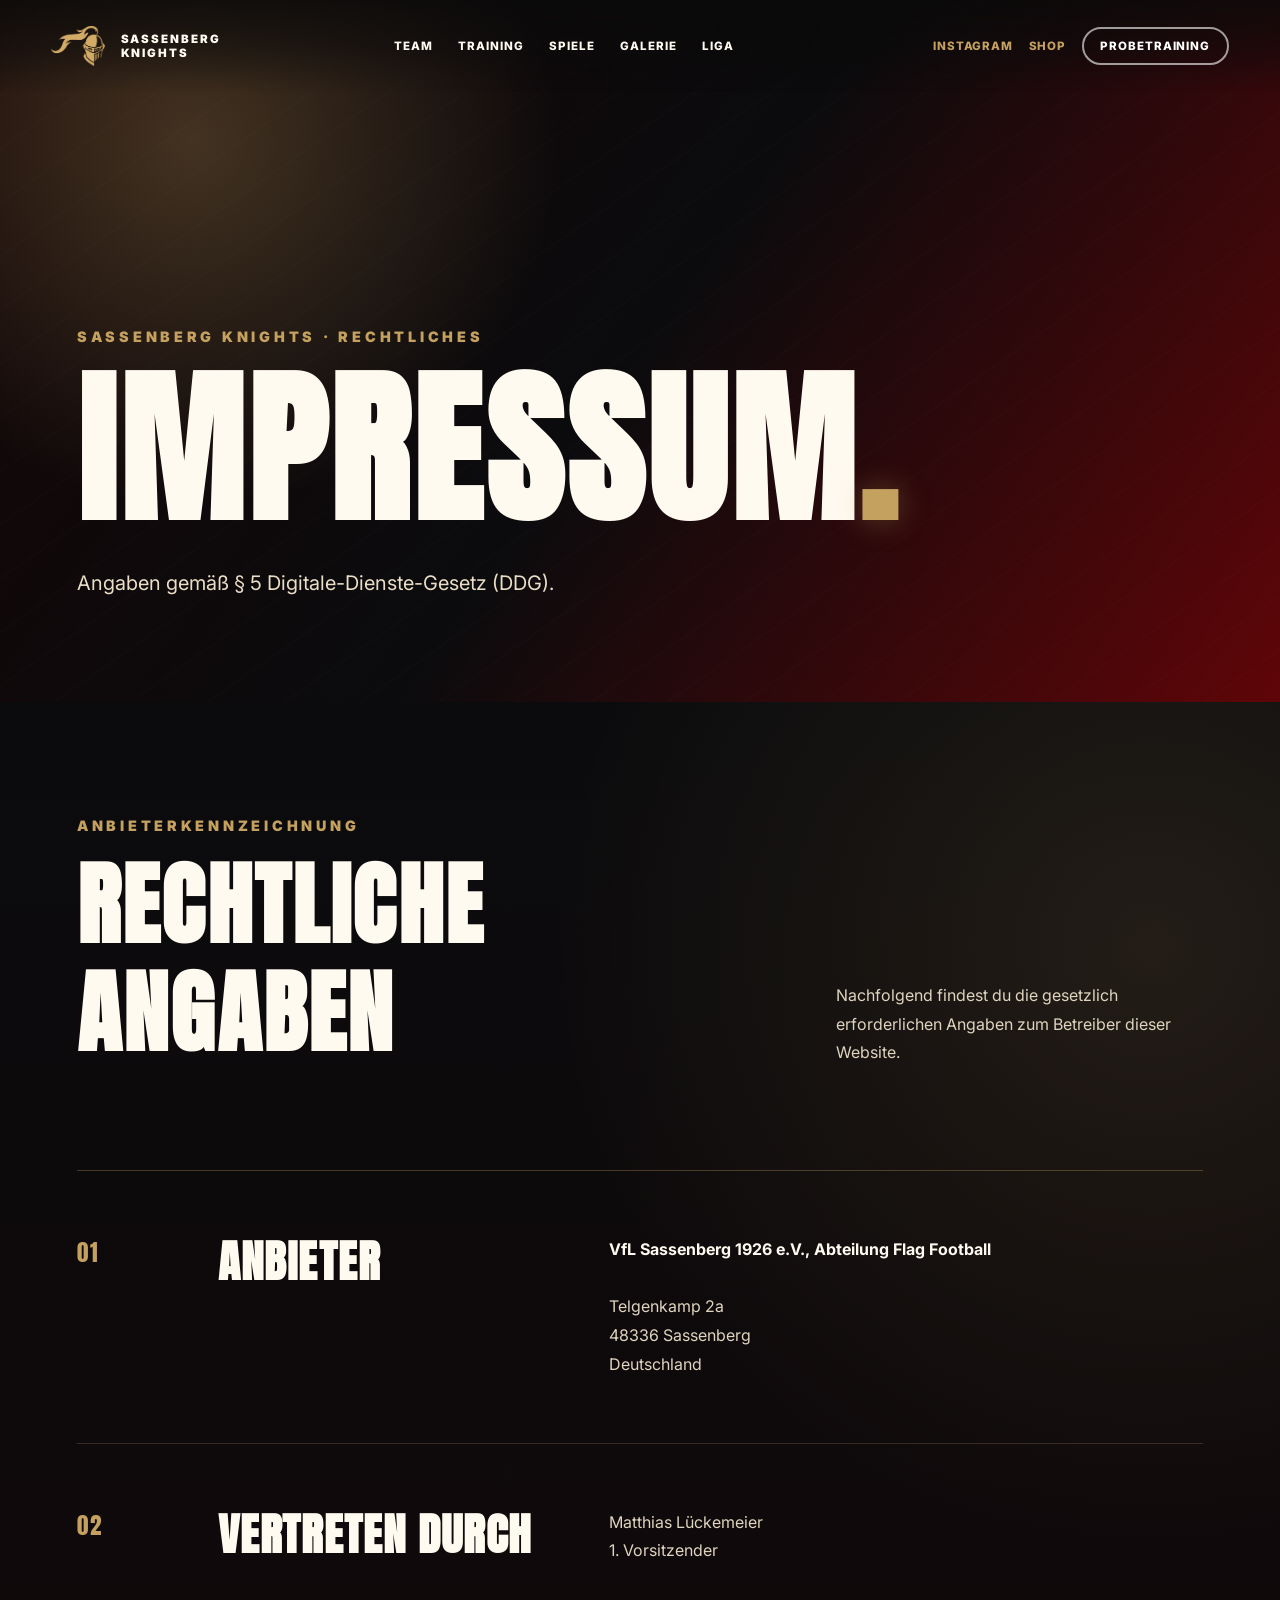
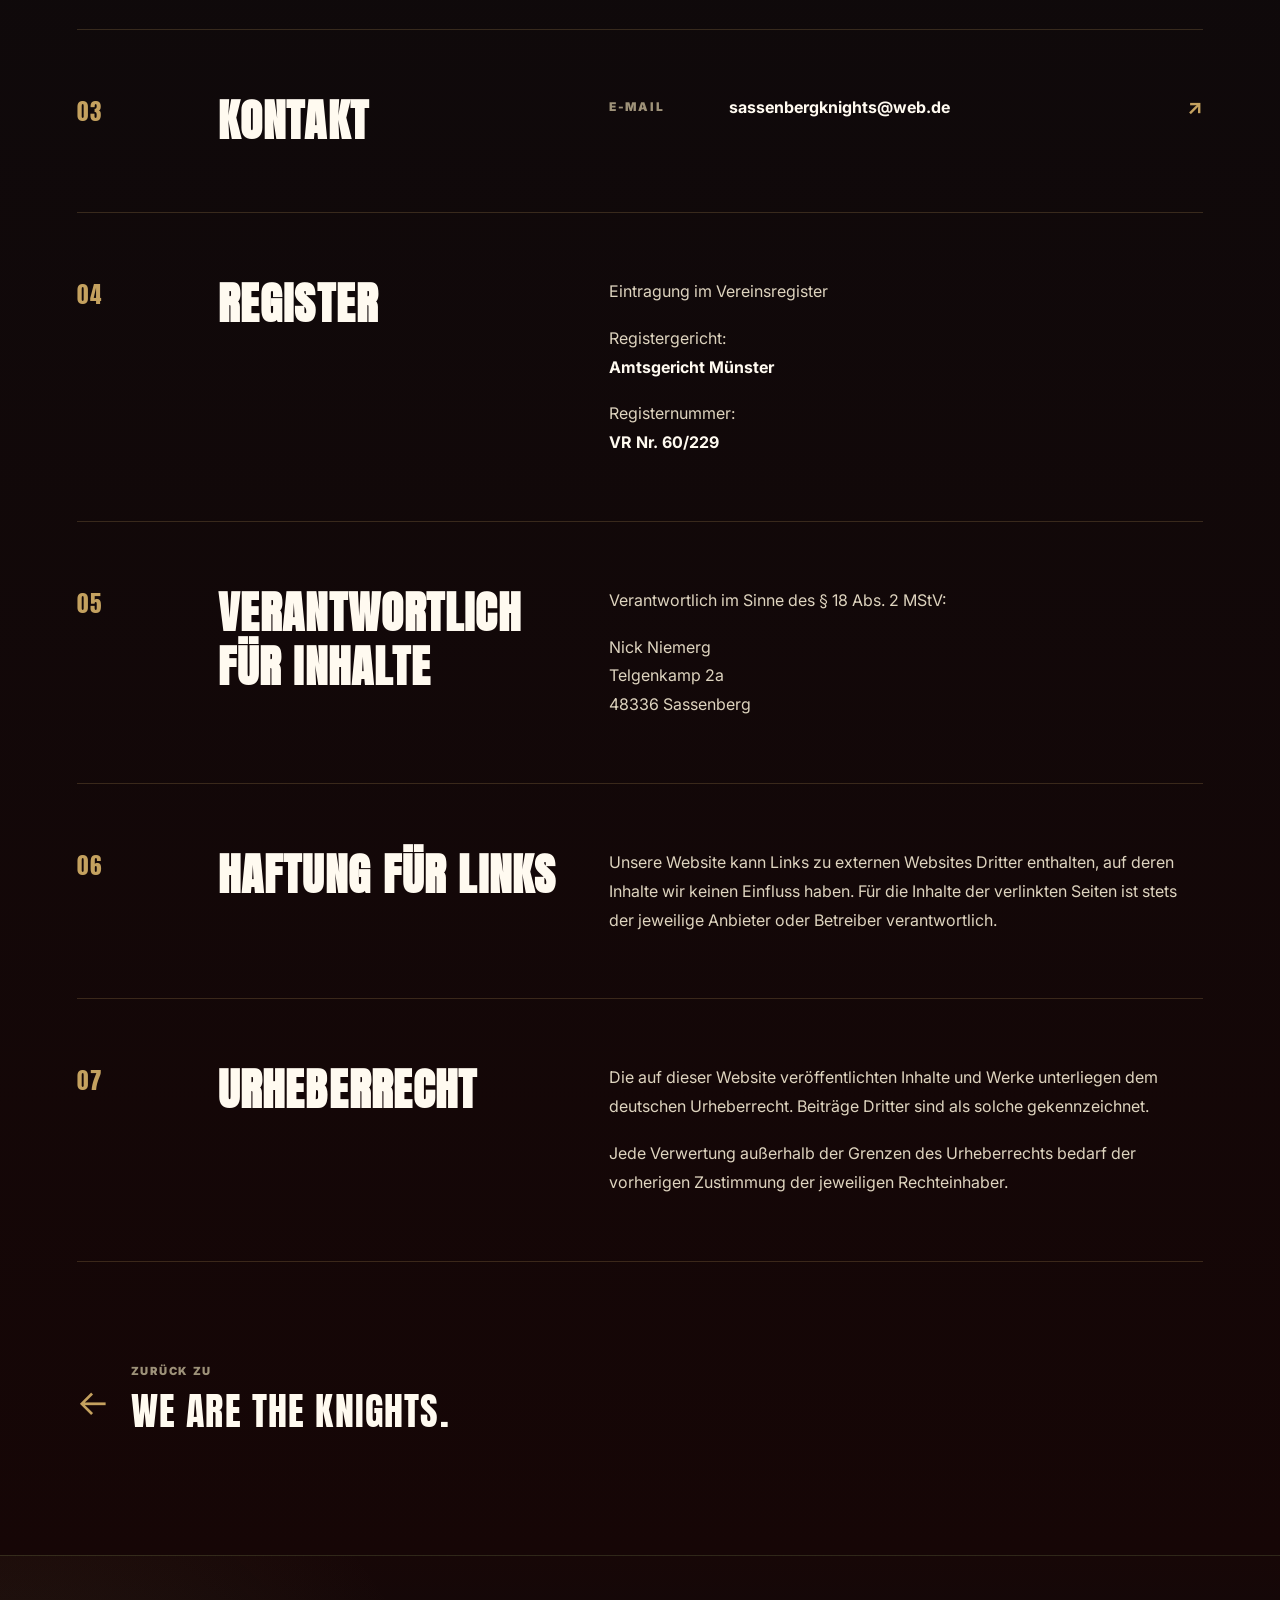
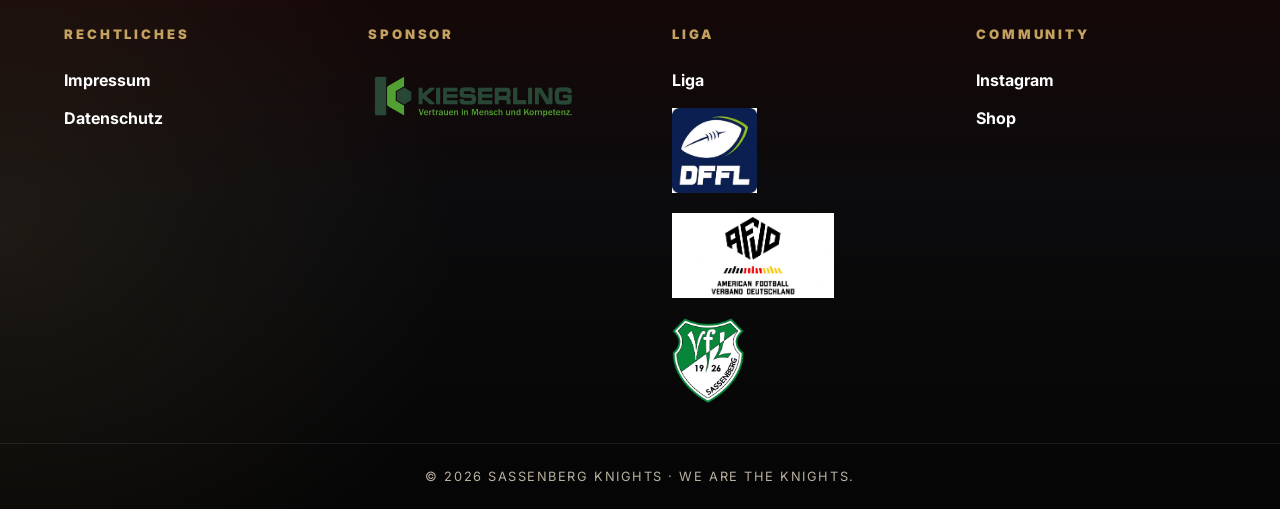
<file: impressum/index.html>
<!doctype html>
<html lang="de">
<head>
  <meta charset="utf-8" />
  <meta name="viewport" content="width=device-width, initial-scale=1" />

  <title>Impressum | Sassenberg Knights</title>
  <link rel="icon" type="image/png" href="../assets/helm_knights.png">
  <meta
    name="description"
    content="Impressum und Anbieterkennzeichnung der Sassenberg Knights."
  />

  <link rel="preconnect" href="https://fonts.googleapis.com">
  <link rel="preconnect" href="https://fonts.gstatic.com" crossorigin>
  <link
    href="https://fonts.googleapis.com/css2?family=Anton&family=Inter:wght@400;600;700;900&display=swap"
    rel="stylesheet"
  >

  <link rel="stylesheet" href="../styles.css" />
  <link rel="stylesheet" href="../impressum.css" />
</head>

<body class="legal-page">

  <div class="noise"></div>

  <!-- HEADER -->
  <header class="site-header" id="top">

    <a
      class="brand"
      href="../index.html"
      aria-label="Sassenberg Knights Startseite"
    >
      <img
        src="../assets/helm_knights.png"
        alt="Sassenberg Knights Logo"
      />
      <span>Sassenberg<br>Knights</span>
    </a>

    <button
      class="nav-toggle"
      aria-label="Menü öffnen"
      aria-expanded="false"
    >
      ☰
    </button>

    <nav class="main-nav">

      <div class="nav-center">
        <a href="../index.html" data-page-scroll="team">Team</a>
        <a href="../index.html" data-page-scroll="training">Training</a>
        <a href="../index.html" data-page-scroll="spiele">Spiele</a>
        <a href="../index.html" data-page-scroll="galerie">Galerie</a>

        <a
          href="https://www.5erdffl.de/tabellen-ol-nrw-2026/"
          target="_blank"
          rel="noopener"
        >
          Liga
        </a>
      </div>

      <div class="nav-right">

        <a
          class="ig"
          href="https://www.instagram.com/sassenberg_knights/"
          target="_blank"
          rel="noopener"
        >
          Instagram
        </a>

        <a
          class="ig"
          href="https://sassenberg-knights.fan12.de/"
          target="_blank"
          rel="noopener"
        >
          Shop
        </a>

        <a
          class="nav-btn"
          href="../index.html"
          data-page-scroll="anmeldung"
        >
          Probetraining
        </a>

      </div>
    </nav>

  </header>


  <main>

    <!-- HERO -->
    <section class="legal-hero">

      <div class="legal-hero-inner">

        <div class="legal-hero-copy reveal">

          <p class="eyebrow">Sassenberg Knights · Rechtliches</p>

          <h1>
            Impressum<span>.</span>
          </h1>

          <p class="legal-intro">
            Angaben gemäß § 5 Digitale-Dienste-Gesetz (DDG).
          </p>

        </div>

      </div>

    </section>


    <!-- CONTENT -->
    <section class="legal-content">

      <div class="legal-container">

        <div class="legal-heading reveal">

          <div>
            <p class="eyebrow">Anbieterkennzeichnung</p>
            <h2>Rechtliche Angaben</h2>
          </div>

          <p>
            Nachfolgend findest du die gesetzlich erforderlichen
            Angaben zum Betreiber dieser Website.
          </p>

        </div>


        <div class="legal-list">


          <!-- 01 -->
          <article class="legal-entry reveal">

            <div class="legal-entry-number">
              01
            </div>

            <div class="legal-entry-title">
              <h3>Anbieter</h3>
            </div>

            <div class="legal-entry-content">

              <address>
                <strong>
                  VfL Sassenberg 1926 e.V., Abteilung Flag Football
                </strong>

                <br><br>

                Telgenkamp 2a<br>
                48336 Sassenberg<br>
                Deutschland
              </address>

            </div>

          </article>


          <!-- 02 -->
          <article class="legal-entry reveal">

            <div class="legal-entry-number">
              02
            </div>

            <div class="legal-entry-title">
              <h3>Vertreten durch</h3>
            </div>

            <div class="legal-entry-content">

              <p>
                Matthias Lückemeier <br>
                1. Vorsitzender
              </p>

            </div>

          </article>


          <!-- 03 -->
          <article class="legal-entry reveal">

            <div class="legal-entry-number">
              03
            </div>

            <div class="legal-entry-title">
              <h3>Kontakt</h3>
            </div>

            <div class="legal-entry-content">

              <div class="legal-contact">

                <span>E-Mail</span>

                <a href="mailto:sassenbergknights@web.de">
                  sassenbergknights@web.de
                  <strong>↗</strong>
                </a>

              </div>

            </div>

          </article>


          <!-- 04 -->
          <article class="legal-entry reveal">

            <div class="legal-entry-number">
              04
            </div>

            <div class="legal-entry-title">
              <h3>Register</h3>
            </div>

            <div class="legal-entry-content">

              <p>
                Eintragung im Vereinsregister
              </p>

              <p>
                Registergericht:<br>
                <strong>Amtsgericht Münster</strong>
              </p>

              <p>
                Registernummer:<br>
                <strong>VR Nr. 60/229</strong>
              </p>

            </div>

          </article>


          <!-- 05 -->
          <article class="legal-entry reveal">

            <div class="legal-entry-number">
              05
            </div>

            <div class="legal-entry-title">
              <h3>Verantwortlich für Inhalte</h3>
            </div>

            <div class="legal-entry-content">

              <p>
                Verantwortlich im Sinne des § 18 Abs. 2 MStV:
              </p>

              <address>
                Nick Niemerg<br>
                Telgenkamp 2a<br>
                48336 Sassenberg
              </address>

            </div>

          </article>


          <!-- 06 -->
          <article class="legal-entry reveal">

            <div class="legal-entry-number">
              06
            </div>

            <div class="legal-entry-title">
              <h3>Haftung für Links</h3>
            </div>

            <div class="legal-entry-content">

              <p>
                Unsere Website kann Links zu externen Websites Dritter
                enthalten, auf deren Inhalte wir keinen Einfluss haben.
                Für die Inhalte der verlinkten Seiten ist stets der
                jeweilige Anbieter oder Betreiber verantwortlich.
              </p>

            </div>

          </article>


          <!-- 07 -->
          <article class="legal-entry reveal">

            <div class="legal-entry-number">
              07
            </div>

            <div class="legal-entry-title">
              <h3>Urheberrecht</h3>
            </div>

            <div class="legal-entry-content">

              <p>
                Die auf dieser Website veröffentlichten Inhalte und Werke
                unterliegen dem deutschen Urheberrecht. Beiträge Dritter
                sind als solche gekennzeichnet.
              </p>

              <p>
                Jede Verwertung außerhalb der Grenzen des Urheberrechts
                bedarf der vorherigen Zustimmung der jeweiligen
                Rechteinhaber.
              </p>

            </div>

          </article>

        </div>

        <!-- BACK -->
        <div class="legal-back-wrap">

          <a class="legal-back" href="../index.html">

            <span>←</span>

            <div>
              <small>Zurück zu</small>
              <strong>We are the Knights.</strong>
            </div>

          </a>

        </div>

      </div>

    </section>

  </main>


  <!-- FOOTER -->
  <footer class="footer">

    <div class="footer-content">

      <div class="footer-column">

        <h3>Rechtliches</h3>

        <a href="../impressum/" aria-current="page">
          Impressum
        </a>

        <a href="../datenschutz/">
          Datenschutz
        </a>

      </div>


      <div class="footer-column">

        <h3>Sponsor</h3>

        <a
          href="https://kieserling-personal.de/"
          target="_blank"
          rel="noopener"
        >
          <img
            class="footer-logo sponsor-logo"
            src="../assets/footer/Kieserling_Logo_3c_RZ.png"
            alt="Kieserling"
          >
        </a>

      </div>


      <div class="footer-column">

        <h3>Liga</h3>

        <a
          href="https://www.5erdffl.de/"
          target="_blank"
          rel="noopener"
        >
          Liga
        </a>

        <div class="league-logos">

          <img
            src="../assets/footer/dffl.png"
            alt="DFFL"
          >

          <img
            src="../assets/footer/logo-afvd-2025-fb-750x394.png"
            alt="AFVD"
          >

          <img
            src="../assets/footer/VfL_Sassenberg.png"
            alt="VfL Sassenberg"
          >

        </div>

      </div>


      <div class="footer-column">

        <h3>Community</h3>

        <a
          href="https://www.instagram.com/sassenberg_knights/"
          target="_blank"
          rel="noopener"
        >
          Instagram
        </a>

        <a
          href="https://sassenberg-knights.fan12.de/"
          target="_blank"
          rel="noopener"
        >
          Shop
        </a>

      </div>

    </div>


    <div class="footer-bottom">
      © 2026 Sassenberg Knights · We are the Knights.
    </div>

  </footer>


  <script src="../script.js"></script>

</body>
</html>
</file>
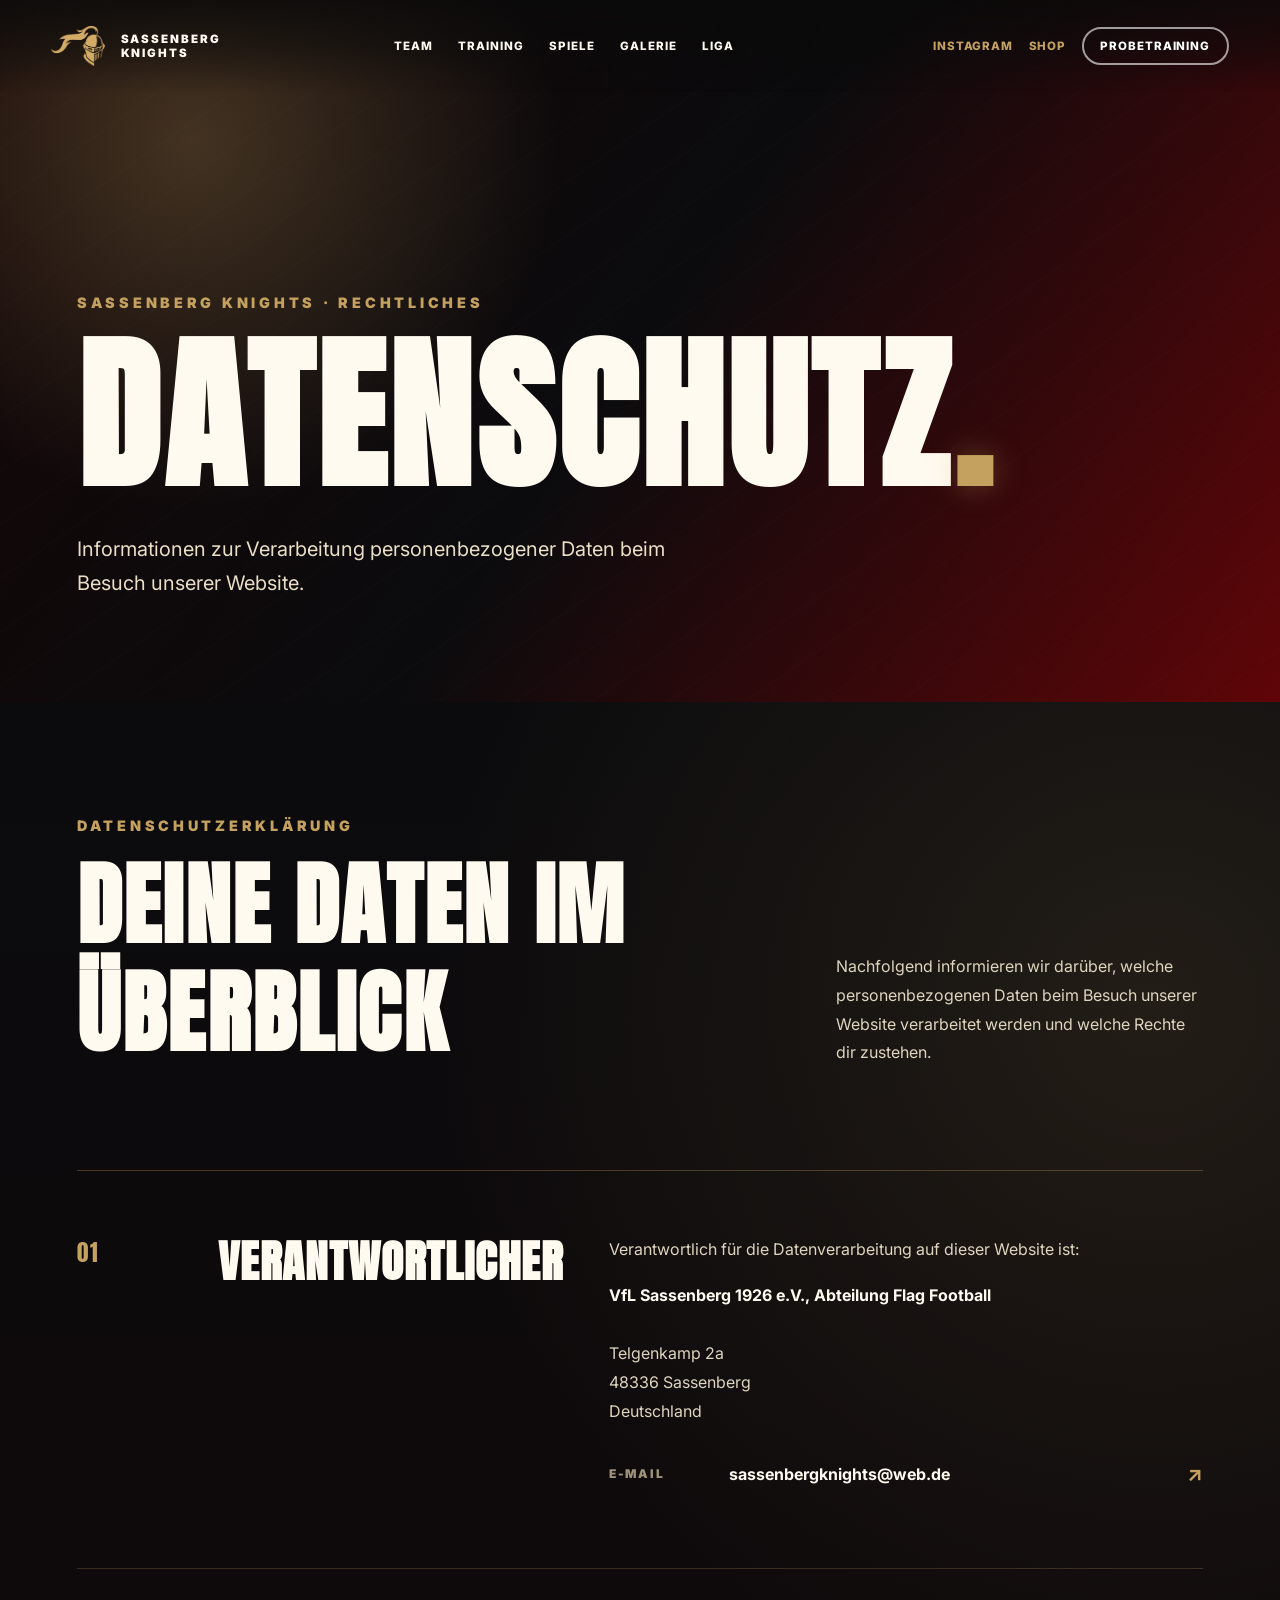
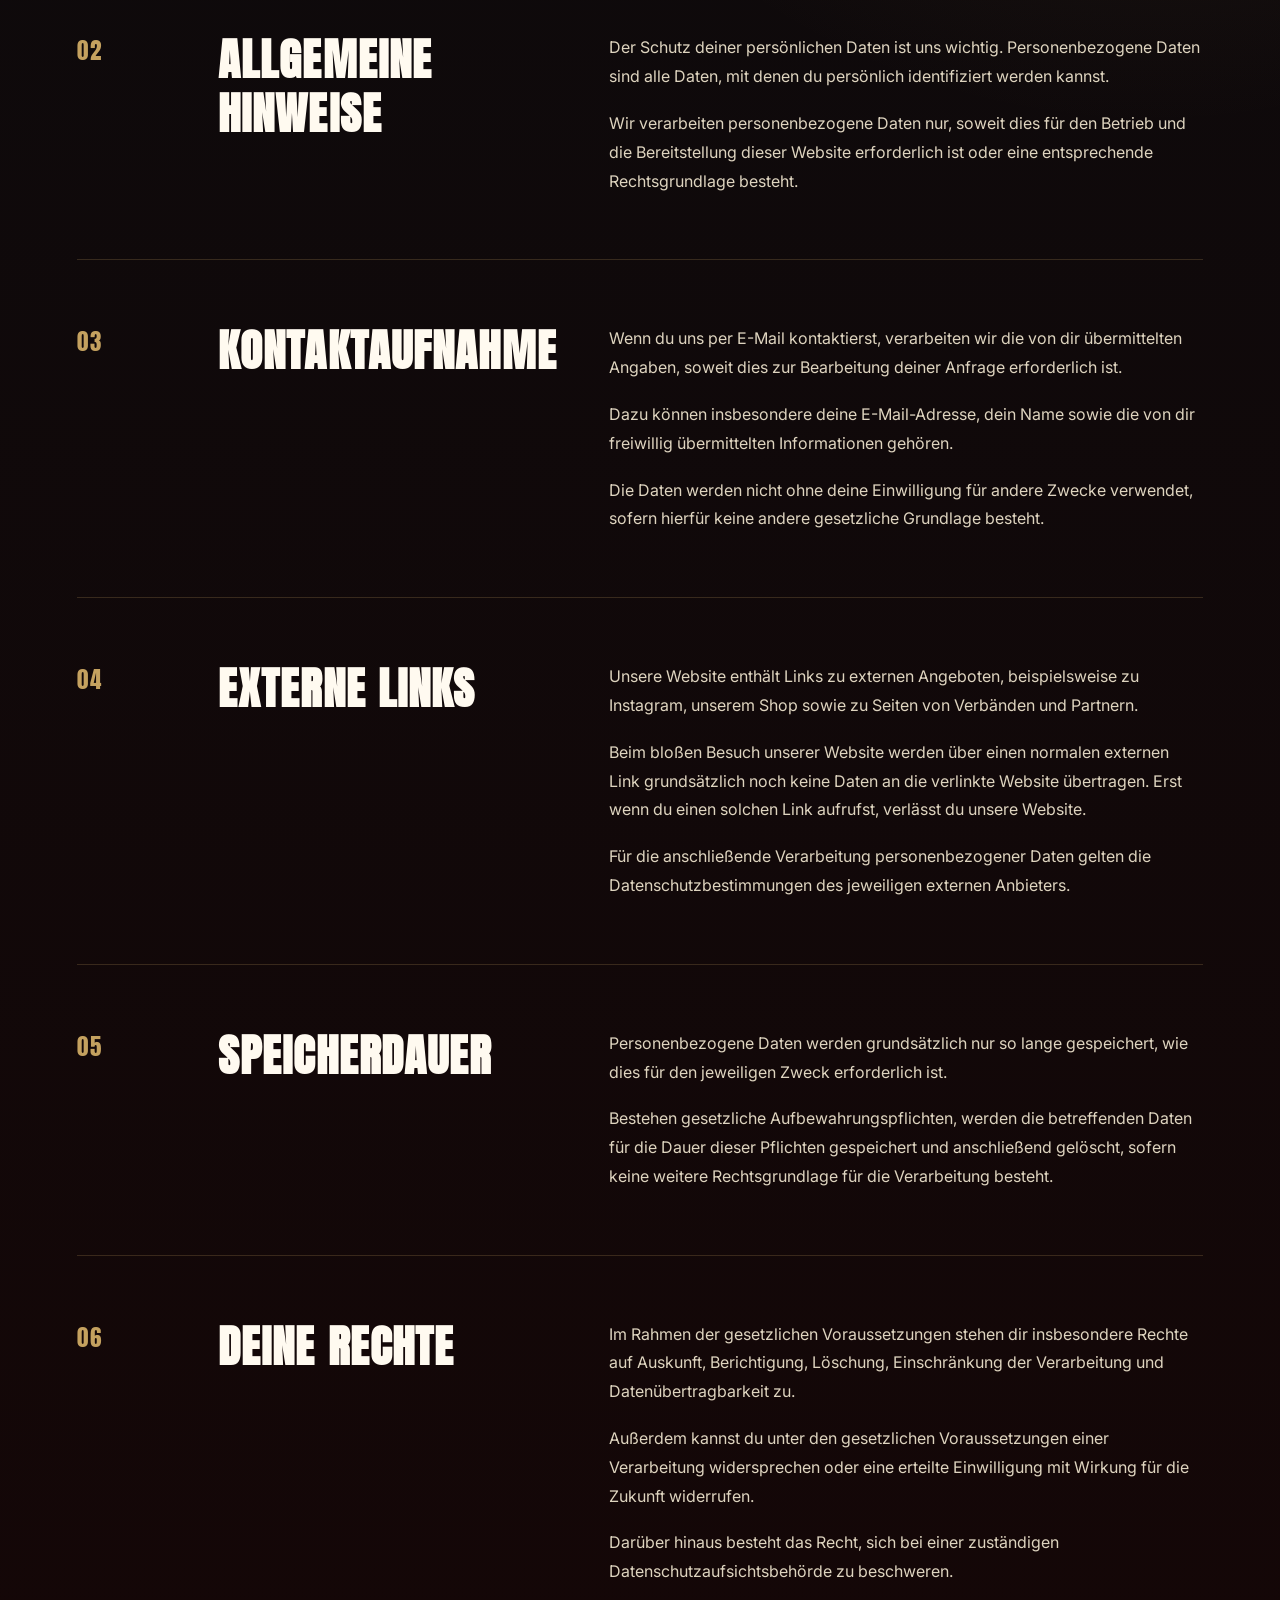
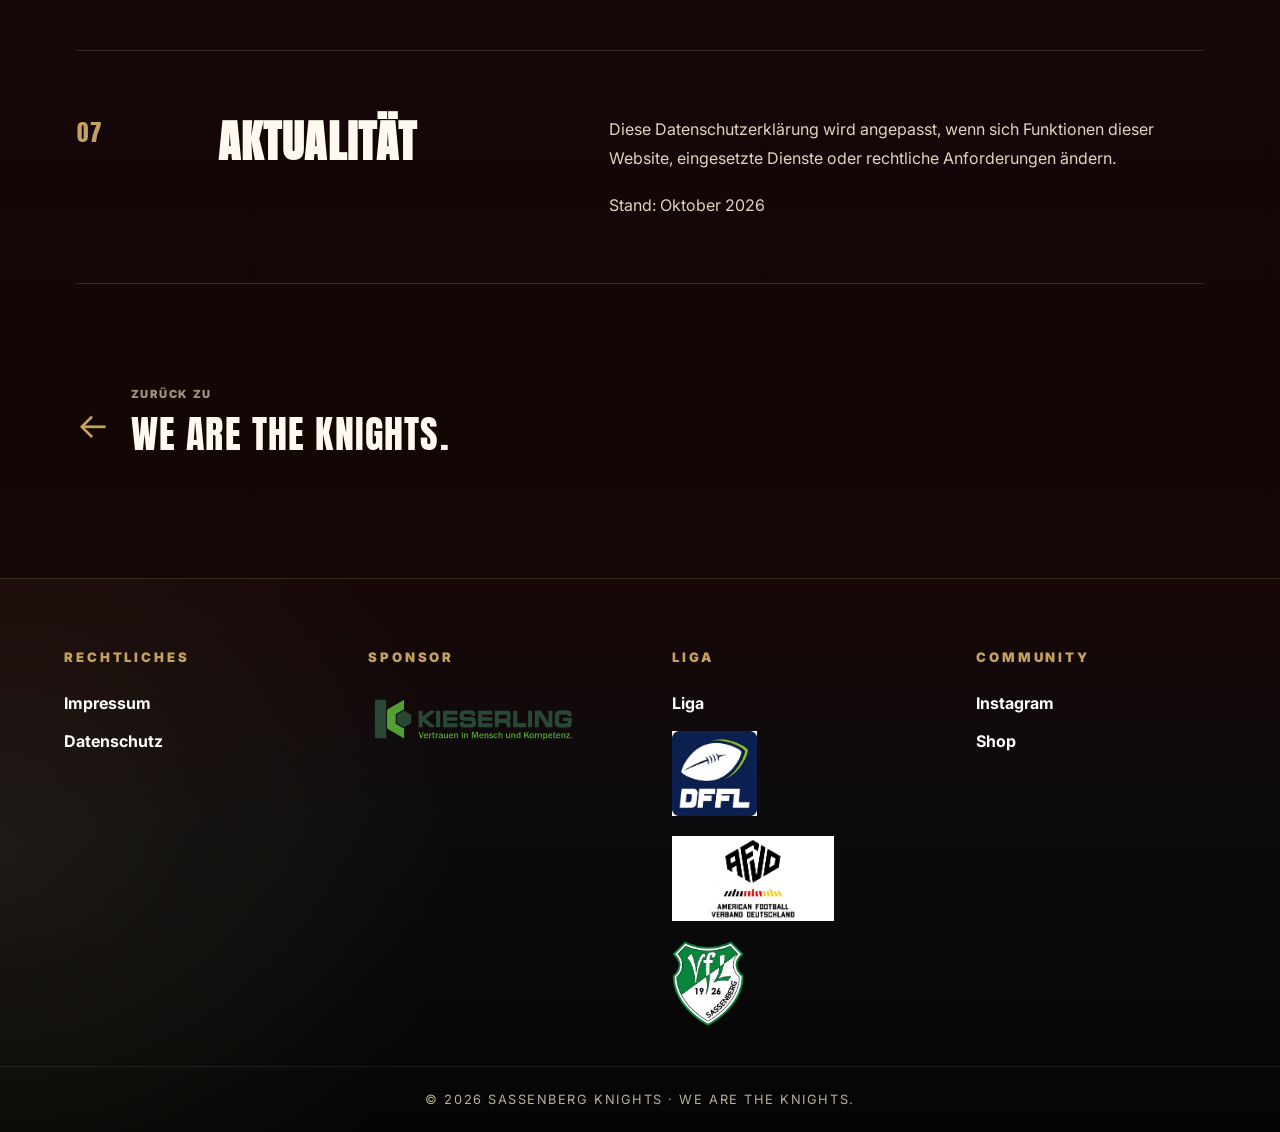
<file: datenschutz.html>
<!doctype html>
<html lang="de">
<head>
  <meta charset="utf-8" />
  <meta name="viewport" content="width=device-width, initial-scale=1" />

  <title>Datenschutz | Sassenberg Knights</title>
  <link rel="icon" type="image/png" href="assets/helm_knights.png">
  <meta
    name="description"
    content="Impressum und Anbieterkennzeichnung der Sassenberg Knights."
  />

  <link rel="preconnect" href="https://fonts.googleapis.com">
  <link rel="preconnect" href="https://fonts.gstatic.com" crossorigin>
  <link
    href="https://fonts.googleapis.com/css2?family=Anton&family=Inter:wght@400;600;700;900&display=swap"
    rel="stylesheet"
  >

  <link rel="stylesheet" href="styles.css" />
  <link rel="stylesheet" href="impressum.css" />
</head>

<body class="legal-page">

  <div class="noise"></div>

  <!-- HEADER -->
  <header class="site-header" id="top">

    <a
      class="brand"
      href="index.html"
      aria-label="Sassenberg Knights Startseite"
    >
      <img
        src="assets/helm_knights.png"
        alt="Sassenberg Knights Logo"
      />
      <span>Sassenberg<br>Knights</span>
    </a>

    <button
      class="nav-toggle"
      aria-label="Menü öffnen"
      aria-expanded="false"
    >
      ☰
    </button>

    <nav class="main-nav">

      <div class="nav-center">
        <a href="index.html#team">Team</a>
        <a href="index.html#training">Training</a>
        <a href="index.html#spiele">Spiele</a>
        <a href="index.html#galerie">Galerie</a>

        <a
          href="https://www.5erdffl.de/tabellen-ol-nrw-2026/"
          target="_blank"
          rel="noopener"
        >
          Liga
        </a>
      </div>

      <div class="nav-right">

        <a
          class="ig"
          href="https://www.instagram.com/sassenberg_knights/"
          target="_blank"
          rel="noopener"
        >
          Instagram
        </a>

        <a
          class="ig"
          href="https://sassenberg-knights.fan12.de/"
          target="_blank"
          rel="noopener"
        >
          Shop
        </a>

        <a
          class="nav-btn"
          href="index.html#anmeldung"
        >
          Probetraining
        </a>

      </div>
    </nav>

  </header>


  <main>

    <!-- HERO -->
    <section class="legal-hero">

      <div class="legal-hero-inner">

        <div class="legal-hero-copy reveal">

          <p class="eyebrow">Sassenberg Knights · Rechtliches</p>

          <h1>
            Datenschutz<span>.</span>
          </h1>

          <p class="legal-intro">
            Informationen zur Verarbeitung personenbezogener Daten
            beim Besuch unserer Website.
          </p>

        </div>

      </div>

    </section>


    <!-- CONTENT -->
    <section class="legal-content">

      <div class="legal-container">

        <div class="legal-heading reveal">

          <div>
            <p class="eyebrow">Datenschutzerklärung</p>
            <h2>Deine Daten im Überblick</h2>
          </div>

          <p>
            Nachfolgend informieren wir darüber, welche
            personenbezogenen Daten beim Besuch unserer Website
            verarbeitet werden und welche Rechte dir zustehen.
          </p>

        </div>


        <div class="legal-list">


          <!-- 01 -->
          <article class="legal-entry reveal">

            <div class="legal-entry-number">
              01
            </div>

            <div class="legal-entry-title">
              <h3>Verantwortlicher</h3>
            </div>

            <div class="legal-entry-content">

              <p>
                Verantwortlich für die Datenverarbeitung
                auf dieser Website ist:
              </p>

              <address>
                <strong>
                  VfL Sassenberg 1926 e.V., Abteilung Flag Football
                </strong>

                <br><br>

                Telgenkamp 2a<br>
                48336 Sassenberg<br>
                Deutschland
              </address>

              <div class="legal-contact">
                <span>E-Mail</span>

                <a href="mailto:sassenbergknights@web.de">
                  sassenbergknights@web.de
                  <strong>↗</strong>
                </a>
              </div>

            </div>

          </article>


          <!-- 02 -->
          <article class="legal-entry reveal">

            <div class="legal-entry-number">
              02
            </div>

            <div class="legal-entry-title">
              <h3>Allgemeine Hinweise</h3>
            </div>

            <div class="legal-entry-content">

              <p>
                Der Schutz deiner persönlichen Daten ist uns wichtig.
                Personenbezogene Daten sind alle Daten, mit denen du
                persönlich identifiziert werden kannst.
              </p>

              <p>
                Wir verarbeiten personenbezogene Daten nur, soweit dies
                für den Betrieb und die Bereitstellung dieser Website
                erforderlich ist oder eine entsprechende Rechtsgrundlage
                besteht.
              </p>

            </div>

          </article>

          <!-- 03 -->
          <article class="legal-entry reveal">

            <div class="legal-entry-number">
              03
            </div>

            <div class="legal-entry-title">
              <h3>Kontaktaufnahme</h3>
            </div>

            <div class="legal-entry-content">

              <p>
                Wenn du uns per E-Mail kontaktierst, verarbeiten wir die von
                dir übermittelten Angaben, soweit dies zur Bearbeitung deiner
                Anfrage erforderlich ist.
              </p>

              <p>
                Dazu können insbesondere deine E-Mail-Adresse, dein Name sowie
                die von dir freiwillig übermittelten Informationen gehören.
              </p>

              <p>
                Die Daten werden nicht ohne deine Einwilligung für andere
                Zwecke verwendet, sofern hierfür keine andere gesetzliche
                Grundlage besteht.
              </p>

            </div>

          </article>


          <!-- 04 -->
          <article class="legal-entry reveal">

            <div class="legal-entry-number">
              04
            </div>

            <div class="legal-entry-title">
              <h3>Externe Links</h3>
            </div>

            <div class="legal-entry-content">

              <p>
                Unsere Website enthält Links zu externen Angeboten,
                beispielsweise zu Instagram, unserem Shop sowie zu
                Seiten von Verbänden und Partnern.
              </p>

              <p>
                Beim bloßen Besuch unserer Website werden über einen
                normalen externen Link grundsätzlich noch keine Daten an
                die verlinkte Website übertragen. Erst wenn du einen
                solchen Link aufrufst, verlässt du unsere Website.
              </p>

              <p>
                Für die anschließende Verarbeitung personenbezogener Daten
                gelten die Datenschutzbestimmungen des jeweiligen
                externen Anbieters.
              </p>

            </div>

          </article>

          <!-- 05 -->
          <article class="legal-entry reveal">

            <div class="legal-entry-number">
              05
            </div>

            <div class="legal-entry-title">
              <h3>Speicherdauer</h3>
            </div>

            <div class="legal-entry-content">

              <p>
                Personenbezogene Daten werden grundsätzlich nur so lange
                gespeichert, wie dies für den jeweiligen Zweck erforderlich
                ist.
              </p>

              <p>
                Bestehen gesetzliche Aufbewahrungspflichten, werden die
                betreffenden Daten für die Dauer dieser Pflichten gespeichert
                und anschließend gelöscht, sofern keine weitere
                Rechtsgrundlage für die Verarbeitung besteht.
              </p>

            </div>

          </article>


          <!-- 06 -->
          <article class="legal-entry reveal">

            <div class="legal-entry-number">
              06
            </div>

            <div class="legal-entry-title">
              <h3>Deine Rechte</h3>
            </div>

            <div class="legal-entry-content">

              <p>
                Im Rahmen der gesetzlichen Voraussetzungen stehen dir
                insbesondere Rechte auf Auskunft, Berichtigung, Löschung,
                Einschränkung der Verarbeitung und Datenübertragbarkeit zu.
              </p>

              <p>
                Außerdem kannst du unter den gesetzlichen Voraussetzungen
                einer Verarbeitung widersprechen oder eine erteilte
                Einwilligung mit Wirkung für die Zukunft widerrufen.
              </p>

              <p>
                Darüber hinaus besteht das Recht, sich bei einer zuständigen
                Datenschutzaufsichtsbehörde zu beschweren.
              </p>

            </div>

          </article>

          <!-- 07 -->
          <article class="legal-entry reveal">

            <div class="legal-entry-number">
              07
            </div>

            <div class="legal-entry-title">
              <h3>Aktualität</h3>
            </div>

            <div class="legal-entry-content">

              <p>
                Diese Datenschutzerklärung wird angepasst, wenn sich
                Funktionen dieser Website, eingesetzte Dienste oder
                rechtliche Anforderungen ändern.
              </p>

              <p>
                Stand: Oktober 2026
              </p>

            </div>

          </article>

        </div>

        <!-- BACK -->
        <div class="legal-back-wrap">

          <a class="legal-back" href="index.html">

            <span>←</span>

            <div>
              <small>Zurück zu</small>
              <strong>We are the Knights.</strong>
            </div>

          </a>

        </div>

      </div>

    </section>

  </main>


  <!-- FOOTER -->
  <footer class="footer">

    <div class="footer-content">

      <div class="footer-column">

        <h3>Rechtliches</h3>

        <a href="impressum.html" aria-current="page">
          Impressum
        </a>

        <a href="datenschutz.html">
          Datenschutz
        </a>

      </div>


      <div class="footer-column">

        <h3>Sponsor</h3>

        <a
          href="https://kieserling-personal.de/"
          target="_blank"
          rel="noopener"
        >
          <img
            class="footer-logo sponsor-logo"
            src="assets/footer/Kieserling_Logo_3c_RZ.png"
            alt="Kieserling"
          >
        </a>

      </div>


      <div class="footer-column">

        <h3>Liga</h3>

        <a
          href="https://www.5erdffl.de/"
          target="_blank"
          rel="noopener"
        >
          Liga
        </a>

        <div class="league-logos">

          <img
            src="assets/footer/dffl.png"
            alt="DFFL"
          >

          <img
            src="assets/footer/logo-afvd-2025-fb-750x394.png"
            alt="AFVD"
          >

          <img
            src="assets/footer/VfL_Sassenberg.png"
            alt="VfL Sassenberg"
          >

        </div>

      </div>


      <div class="footer-column">

        <h3>Community</h3>

        <a
          href="https://www.instagram.com/sassenberg_knights/"
          target="_blank"
          rel="noopener"
        >
          Instagram
        </a>

        <a
          href="https://sassenberg-knights.fan12.de/"
          target="_blank"
          rel="noopener"
        >
          Shop
        </a>

      </div>

    </div>


    <div class="footer-bottom">
      © 2026 Sassenberg Knights · We are the Knights.
    </div>

  </footer>


  <script src="script.js"></script>

</body>
</html>
</file>
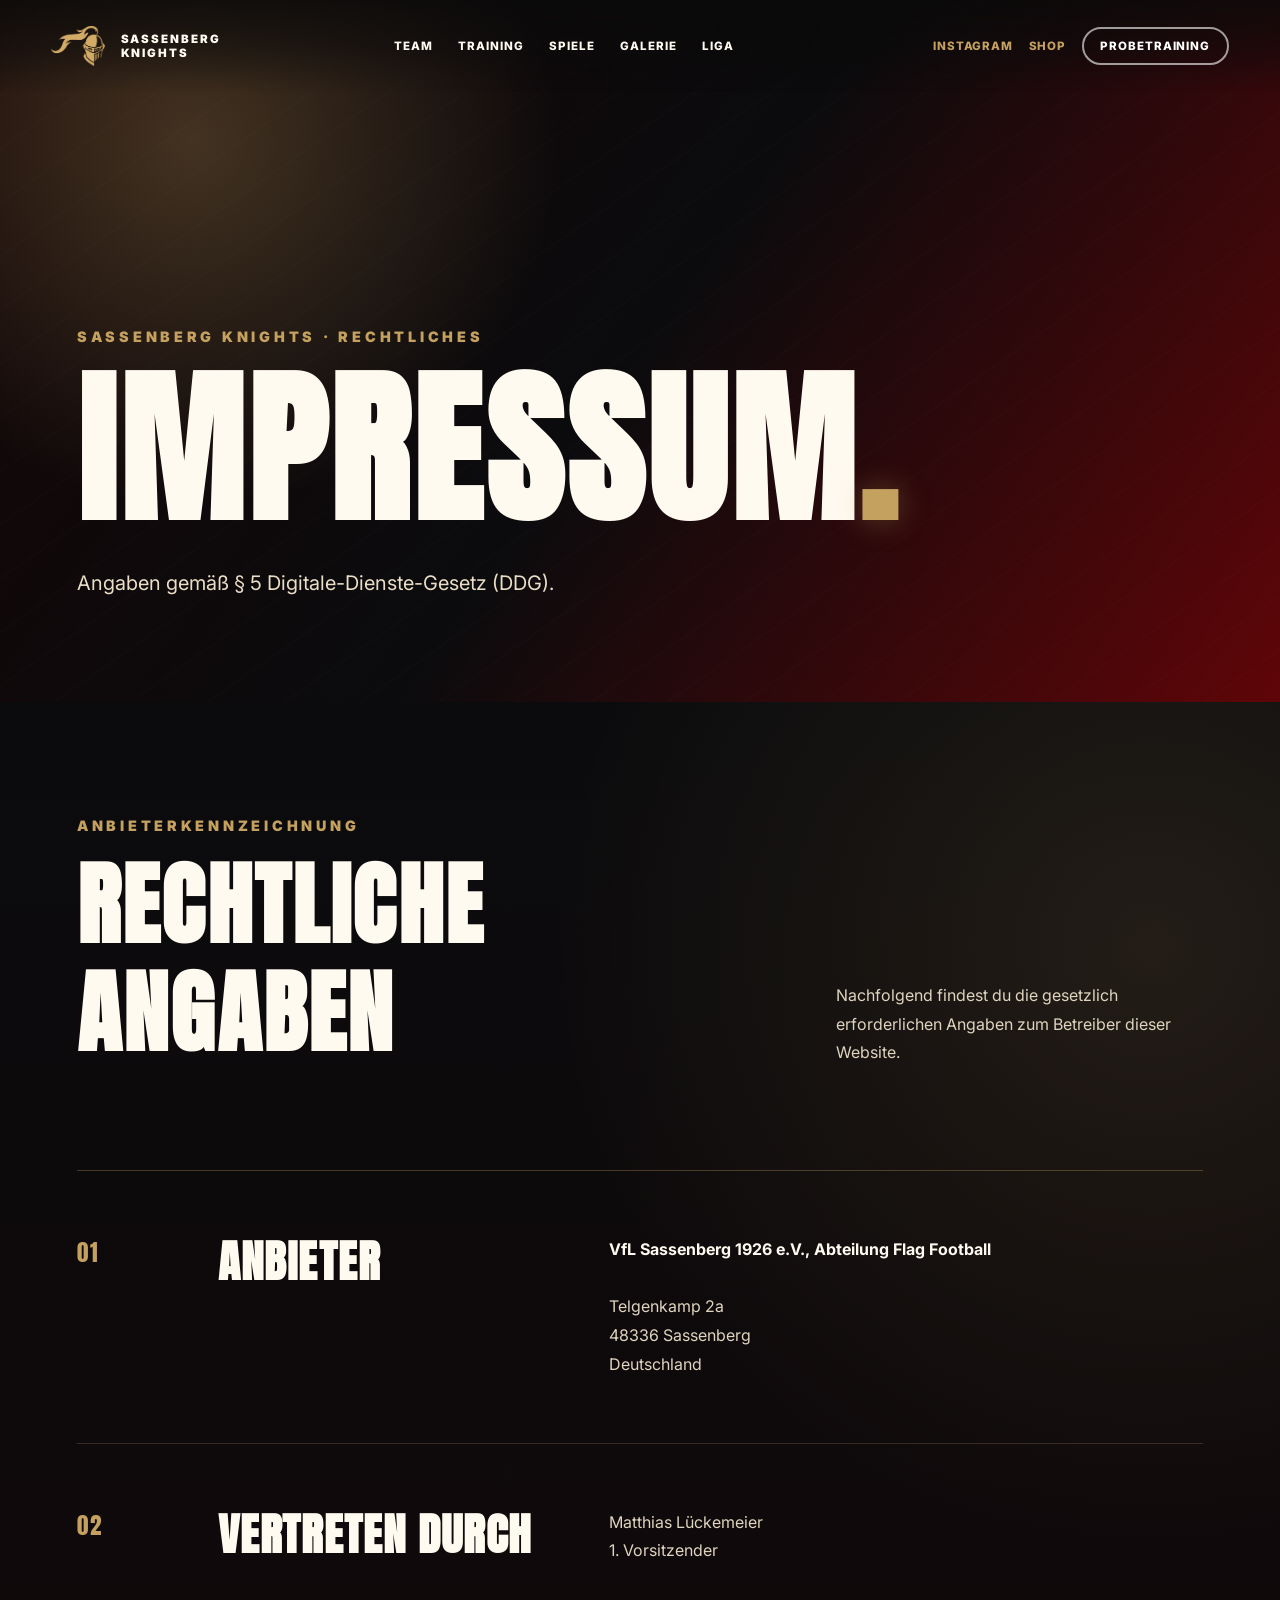
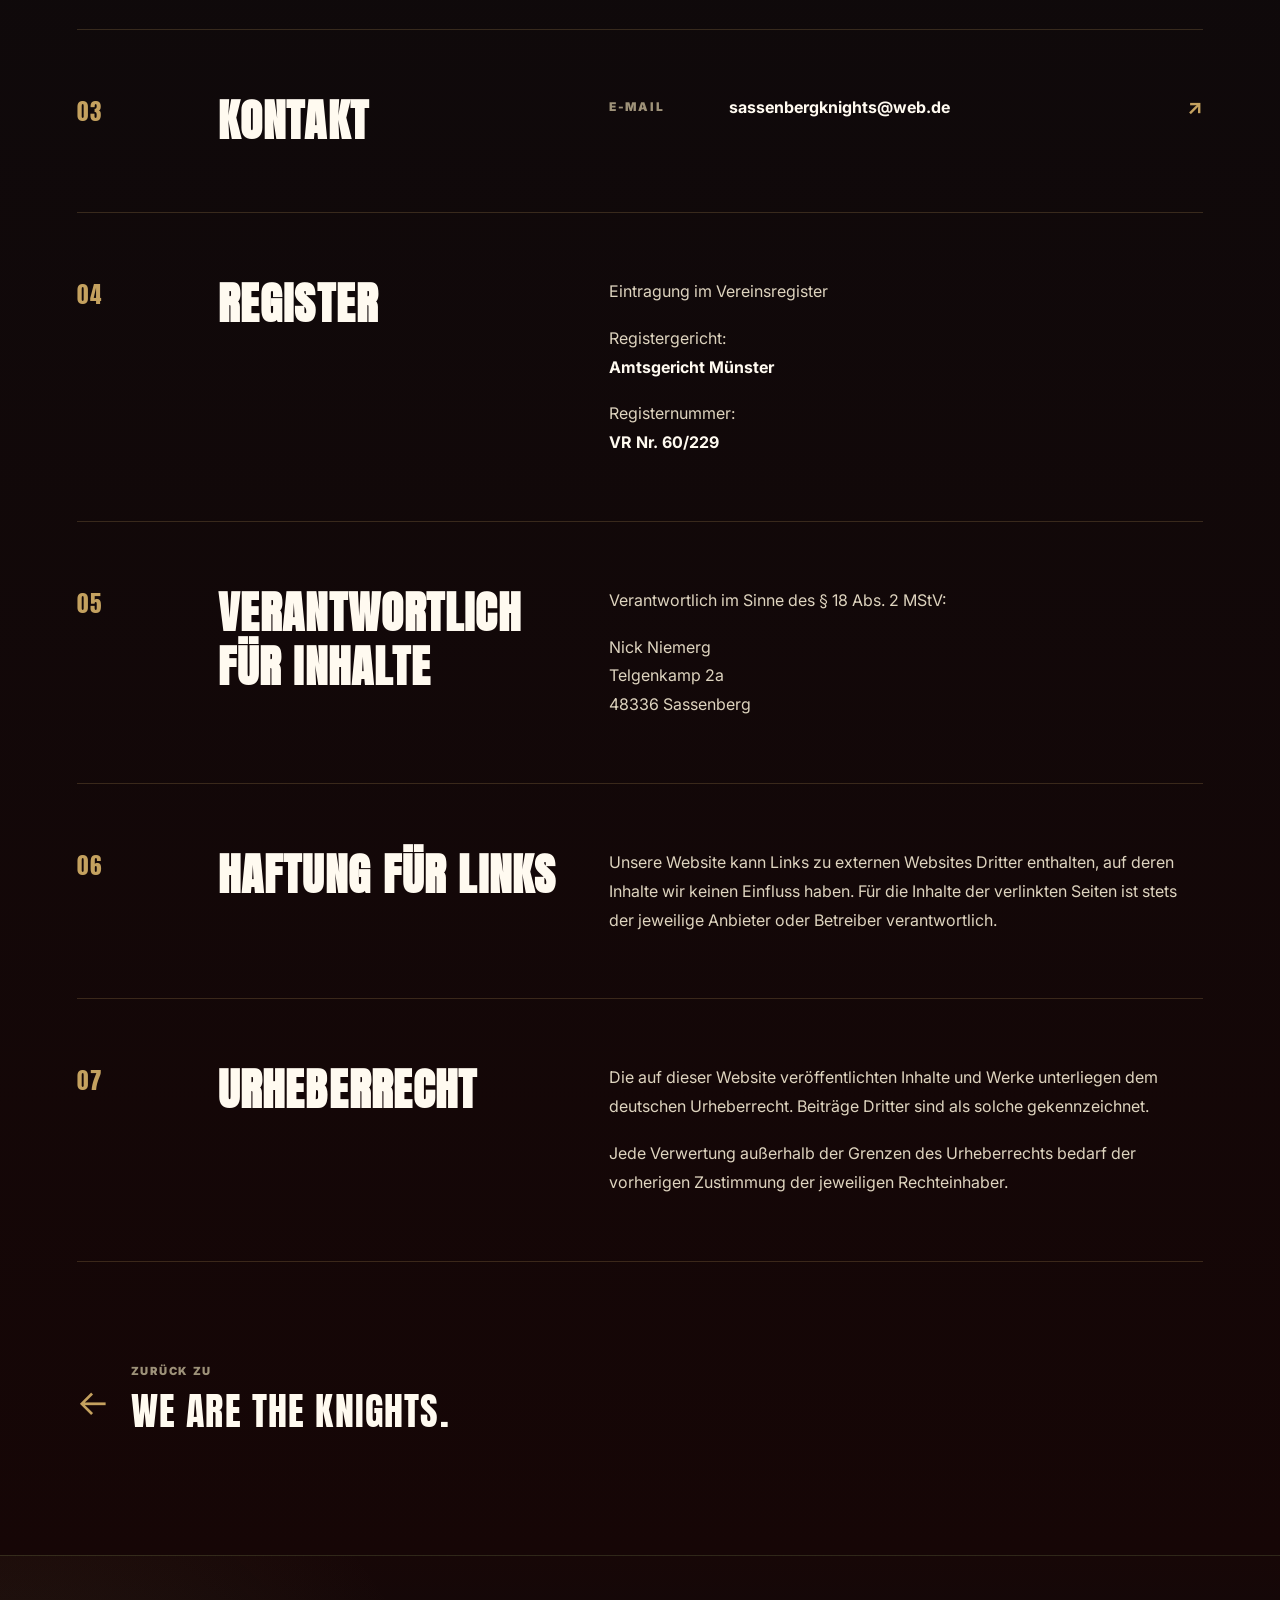
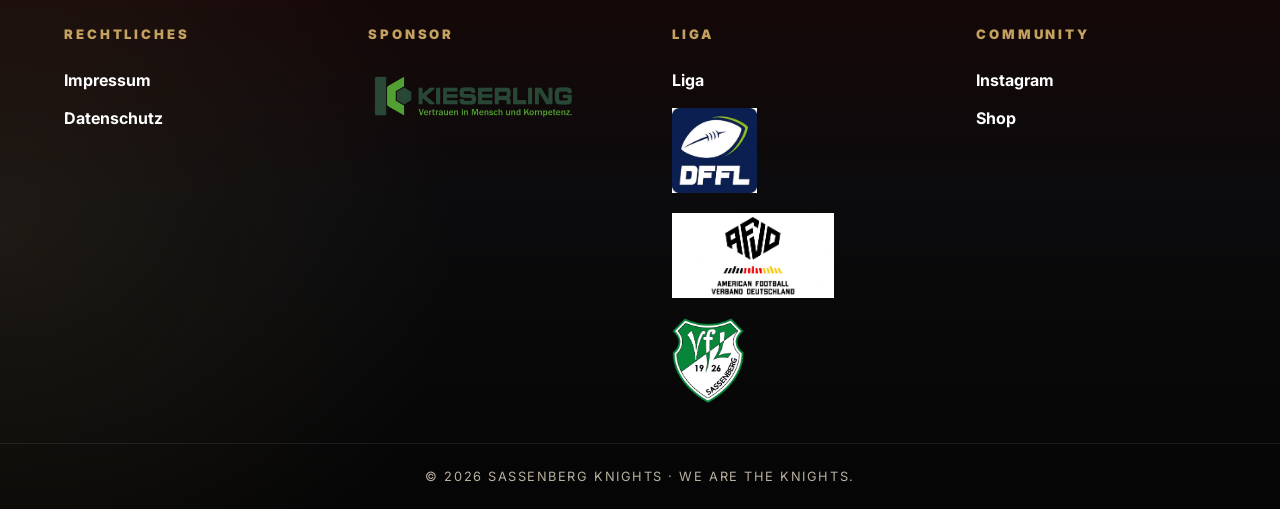
<file: impressum.html>
<!doctype html>
<html lang="de">
<head>
  <meta charset="utf-8" />
  <meta name="viewport" content="width=device-width, initial-scale=1" />

  <title>Impressum | Sassenberg Knights</title>
  <link rel="icon" type="image/png" href="assets/helm_knights.png">
  <meta
    name="description"
    content="Impressum und Anbieterkennzeichnung der Sassenberg Knights."
  />

  <link rel="preconnect" href="https://fonts.googleapis.com">
  <link rel="preconnect" href="https://fonts.gstatic.com" crossorigin>
  <link
    href="https://fonts.googleapis.com/css2?family=Anton&family=Inter:wght@400;600;700;900&display=swap"
    rel="stylesheet"
  >

  <link rel="stylesheet" href="styles.css" />
  <link rel="stylesheet" href="impressum.css" />
</head>

<body class="legal-page">

  <div class="noise"></div>

  <!-- HEADER -->
  <header class="site-header" id="top">

    <a
      class="brand"
      href="index.html"
      aria-label="Sassenberg Knights Startseite"
    >
      <img
        src="assets/helm_knights.png"
        alt="Sassenberg Knights Logo"
      />
      <span>Sassenberg<br>Knights</span>
    </a>

    <button
      class="nav-toggle"
      aria-label="Menü öffnen"
      aria-expanded="false"
    >
      ☰
    </button>

    <nav class="main-nav">

      <div class="nav-center">
        <a href="index.html#team">Team</a>
        <a href="index.html#training">Training</a>
        <a href="index.html#spiele">Spiele</a>
        <a href="index.html#galerie">Galerie</a>

        <a
          href="https://www.5erdffl.de/tabellen-ol-nrw-2026/"
          target="_blank"
          rel="noopener"
        >
          Liga
        </a>
      </div>

      <div class="nav-right">

        <a
          class="ig"
          href="https://www.instagram.com/sassenberg_knights/"
          target="_blank"
          rel="noopener"
        >
          Instagram
        </a>

        <a
          class="ig"
          href="https://sassenberg-knights.fan12.de/"
          target="_blank"
          rel="noopener"
        >
          Shop
        </a>

        <a
          class="nav-btn"
          href="index.html#anmeldung"
        >
          Probetraining
        </a>

      </div>
    </nav>

  </header>


  <main>

    <!-- HERO -->
    <section class="legal-hero">

      <div class="legal-hero-inner">

        <div class="legal-hero-copy reveal">

          <p class="eyebrow">Sassenberg Knights · Rechtliches</p>

          <h1>
            Impressum<span>.</span>
          </h1>

          <p class="legal-intro">
            Angaben gemäß § 5 Digitale-Dienste-Gesetz (DDG).
          </p>

        </div>

      </div>

    </section>


    <!-- CONTENT -->
    <section class="legal-content">

      <div class="legal-container">

        <div class="legal-heading reveal">

          <div>
            <p class="eyebrow">Anbieterkennzeichnung</p>
            <h2>Rechtliche Angaben</h2>
          </div>

          <p>
            Nachfolgend findest du die gesetzlich erforderlichen
            Angaben zum Betreiber dieser Website.
          </p>

        </div>


        <div class="legal-list">


          <!-- 01 -->
          <article class="legal-entry reveal">

            <div class="legal-entry-number">
              01
            </div>

            <div class="legal-entry-title">
              <h3>Anbieter</h3>
            </div>

            <div class="legal-entry-content">

              <address>
                <strong>
                  VfL Sassenberg 1926 e.V., Abteilung Flag Football
                </strong>

                <br><br>

                Telgenkamp 2a<br>
                48336 Sassenberg<br>
                Deutschland
              </address>

            </div>

          </article>


          <!-- 02 -->
          <article class="legal-entry reveal">

            <div class="legal-entry-number">
              02
            </div>

            <div class="legal-entry-title">
              <h3>Vertreten durch</h3>
            </div>

            <div class="legal-entry-content">

              <p>
                Matthias Lückemeier <br>
                1. Vorsitzender
              </p>

            </div>

          </article>


          <!-- 03 -->
          <article class="legal-entry reveal">

            <div class="legal-entry-number">
              03
            </div>

            <div class="legal-entry-title">
              <h3>Kontakt</h3>
            </div>

            <div class="legal-entry-content">

              <div class="legal-contact">

                <span>E-Mail</span>

                <a href="mailto:sassenbergknights@web.de">
                  sassenbergknights@web.de
                  <strong>↗</strong>
                </a>

              </div>

            </div>

          </article>


          <!-- 04 -->
          <article class="legal-entry reveal">

            <div class="legal-entry-number">
              04
            </div>

            <div class="legal-entry-title">
              <h3>Register</h3>
            </div>

            <div class="legal-entry-content">

              <p>
                Eintragung im Vereinsregister
              </p>

              <p>
                Registergericht:<br>
                <strong>Amtsgericht Münster</strong>
              </p>

              <p>
                Registernummer:<br>
                <strong>VR Nr. 60/229</strong>
              </p>

            </div>

          </article>


          <!-- 05 -->
          <article class="legal-entry reveal">

            <div class="legal-entry-number">
              05
            </div>

            <div class="legal-entry-title">
              <h3>Verantwortlich für Inhalte</h3>
            </div>

            <div class="legal-entry-content">

              <p>
                Verantwortlich im Sinne des § 18 Abs. 2 MStV:
              </p>

              <address>
                Nick Niemerg<br>
                Telgenkamp 2a<br>
                48336 Sassenberg
              </address>

            </div>

          </article>


          <!-- 06 -->
          <article class="legal-entry reveal">

            <div class="legal-entry-number">
              06
            </div>

            <div class="legal-entry-title">
              <h3>Haftung für Links</h3>
            </div>

            <div class="legal-entry-content">

              <p>
                Unsere Website kann Links zu externen Websites Dritter
                enthalten, auf deren Inhalte wir keinen Einfluss haben.
                Für die Inhalte der verlinkten Seiten ist stets der
                jeweilige Anbieter oder Betreiber verantwortlich.
              </p>

            </div>

          </article>


          <!-- 07 -->
          <article class="legal-entry reveal">

            <div class="legal-entry-number">
              07
            </div>

            <div class="legal-entry-title">
              <h3>Urheberrecht</h3>
            </div>

            <div class="legal-entry-content">

              <p>
                Die auf dieser Website veröffentlichten Inhalte und Werke
                unterliegen dem deutschen Urheberrecht. Beiträge Dritter
                sind als solche gekennzeichnet.
              </p>

              <p>
                Jede Verwertung außerhalb der Grenzen des Urheberrechts
                bedarf der vorherigen Zustimmung der jeweiligen
                Rechteinhaber.
              </p>

            </div>

          </article>

        </div>

        <!-- BACK -->
        <div class="legal-back-wrap">

          <a class="legal-back" href="index.html">

            <span>←</span>

            <div>
              <small>Zurück zu</small>
              <strong>We are the Knights.</strong>
            </div>

          </a>

        </div>

      </div>

    </section>

  </main>


  <!-- FOOTER -->
  <footer class="footer">

    <div class="footer-content">

      <div class="footer-column">

        <h3>Rechtliches</h3>

        <a href="impressum.html" aria-current="page">
          Impressum
        </a>

        <a href="datenschutz.html">
          Datenschutz
        </a>

      </div>


      <div class="footer-column">

        <h3>Sponsor</h3>

        <a
          href="https://kieserling-personal.de/"
          target="_blank"
          rel="noopener"
        >
          <img
            class="footer-logo sponsor-logo"
            src="assets/footer/Kieserling_Logo_3c_RZ.png"
            alt="Kieserling"
          >
        </a>

      </div>


      <div class="footer-column">

        <h3>Liga</h3>

        <a
          href="https://www.5erdffl.de/"
          target="_blank"
          rel="noopener"
        >
          Liga
        </a>

        <div class="league-logos">

          <img
            src="assets/footer/dffl.png"
            alt="DFFL"
          >

          <img
            src="assets/footer/logo-afvd-2025-fb-750x394.png"
            alt="AFVD"
          >

          <img
            src="assets/footer/VfL_Sassenberg.png"
            alt="VfL Sassenberg"
          >

        </div>

      </div>


      <div class="footer-column">

        <h3>Community</h3>

        <a
          href="https://www.instagram.com/sassenberg_knights/"
          target="_blank"
          rel="noopener"
        >
          Instagram
        </a>

        <a
          href="https://sassenberg-knights.fan12.de/"
          target="_blank"
          rel="noopener"
        >
          Shop
        </a>

      </div>

    </div>


    <div class="footer-bottom">
      © 2026 Sassenberg Knights · We are the Knights.
    </div>

  </footer>


  <script src="script.js"></script>

</body>
</html>
</file>
<file: styles.css>
:root {
  --red: #8c070a;
  --red2: #c4161c;
  --reddark: #330507;
  --gold: #c4a15f;
  --sand: #e6dcc2;
  --black: #0b0b0d;
  --white: #fffaf0;
  --muted: #cbbf9c;
}

* {
  box-sizing: border-box;
}

html {
  scroll-behavior: smooth;
}

body {
  margin: 0;
  background: var(--black);
  color: var(--white);
  font-family: Inter, system-ui, sans-serif;
  overflow-x: hidden;
}

/* Background texture */
.noise {
  position: fixed;
  inset: 0;
  z-index: 3;
  pointer-events: none;
  opacity: 0.12;
  background-image:
    linear-gradient(135deg, rgba(255, 255, 255, 0.05) 25%, transparent 25%),
    linear-gradient(225deg, rgba(255, 255, 255, 0.04) 25%, transparent 25%);
  background-size: 18px 18px;
}

/* Header */
.site-header {
  position: fixed;
  inset: 0 0 auto;
  z-index: 10;
  display: flex;
  align-items: center;
  justify-content: space-between;
  padding: 18px clamp(18px, 4vw, 64px);
  background: linear-gradient(
    180deg,
    rgba(10, 10, 10, 0.8),
    rgba(10, 10, 10, 0.5),
    rgba(10, 10, 10, 0)
  );
  backdrop-filter: blur(2px);
}

.brand {
  display: flex;
  align-items: center;
  gap: 18px;
  color: var(--white);
  text-decoration: none;
  font-weight: 900;
  letter-spacing: 0.12em;
  text-transform: uppercase;
  position: relative;
  z-index: 2;
}

.brand img {
  width: 80px;
  height: auto;

  object-fit: contain;

  border: none;
  border-radius: 0;

  display: block;
}

.main-nav {
  flex: 1;
  display: flex;
  align-items: center;
}

.nav-center {
  position: absolute;
  left: 50%;
  transform: translateX(-50%);
  display: flex;
  gap: 34px;
}

.nav-center a {
  transition: color 0.25s ease;
}

.nav-center a:hover {
  color: var(--gold);
}

.nav-right {
  margin-left: auto;
  display: flex;
  align-items: center;
  gap: 18px;
}

.nav-right a {
  transition: color 0.25s ease;
}

.nav-right a:hover {
  color: var(--white);
}

.main-nav a {
  color: var(--white);
  text-decoration: none;
  font-size: 1rem;
  font-weight: 800;
  letter-spacing: 0.08em;
  text-transform: uppercase;
}

.main-nav .ig {
  color: var(--gold);
}

.nav-btn {
  padding: 12px 22px;
  color: #fff !important;
  border-radius: 999px;
  border: 2px solid rgba(255, 255, 255, 0.6);
  transition: border-color 0.25s ease,
              color 0.25s ease,
              transform 0.25s ease;
}

.nav-btn:hover {
  border-color: var(--gold);
  color: var(--gold) !important;
}

.nav-toggle {
  display: none;
}

/* Global sections */
.section {
  padding: 110px clamp(20px, 6vw, 90px);
}

.eyebrow {
  color: var(--gold);
  font-size: 0.9rem;
  font-weight: 900;
  letter-spacing: 0.26em;
  text-transform: uppercase;
}

.hero h1,
.content h2,
.section-title h2,
.training h2,
.signup h2 {
  margin: 0 0 22px;
  font-family: Anton, Impact, sans-serif;
  line-height: 1;
  letter-spacing: 0.025em;
  text-transform: uppercase;
}

.content h2,
.section-title h2,
.training h2,
.signup h2 {
  font-size: clamp(2.8rem, 7vw, 6.8rem);
}

.content p,
.signup p,
.muted {
  color: #ded4bf;
  line-height: 1.8;
}

/* Hero */
.hero {
  min-height: 100vh;
  display: grid;
  grid-template-columns: 1.05fr 0.95fr;
  align-items: center;
  gap: 52px;
  background:
    radial-gradient(circle at 15% 20%, rgba(196, 161, 95, 0.28), transparent 30%),
    linear-gradient(125deg, #140607 0%, #0b0b0d 50%, #5f0508 100%);
}

.hero h1 {
  font-size: clamp(4.2rem, 12vw, 11rem);
}

.hero h1 span {
  color: var(--gold);
  text-shadow: 0 0 30px rgba(196, 161, 95, 0.35);
}

.lead {
  max-width: 650px;
  color: #eadfc6;
  font-size: clamp(1.05rem, 2vw, 1.35rem);
  line-height: 1.6;
}

.hero-actions {
  display: flex;
  flex-wrap: wrap;
  gap: 14px;
}

.hero-card {
  position: relative;
  justify-self: center;
  transform: rotate(1.5deg);
  transform-style: preserve-3d;
  perspective: 1200px;
}

.hero-card img {
  width: min(1230px, 186vw);
  transition: transform 0.15s ease-out;
  will-change: transform;
}

.hero-banner {
  margin-top: 42px;
  display: inline-flex;
  align-items: center;
  gap: 28px;
  padding: 28px 100px;

  background: linear-gradient(
    90deg,
    rgba(255,255,255,.16) 0%,
    rgba(255,255,255,.08) 55%,
    rgba(255,255,255,0) 100%
  );

  border-left: 3px solid var(--gold);
  border-radius: 0 999px 999px 0;

  backdrop-filter: blur(10px);
}

.hero-banner a {
  display: flex;
  align-items: center;
  gap: 10px;

  color: #fff;
  text-decoration: none;
  font-weight: 800;
  letter-spacing: .08em;
  text-transform: uppercase;

  transition: color .25s ease,
              transform .25s ease;
}

.hero-banner a:hover {
  color: var(--gold);
}

/* Buttons */
.btn {
  display: inline-flex;
  align-items: center;
  justify-content: center;
  padding: 15px 22px;
  border: 1px solid rgba(255, 255, 255, 0.2);
  border-radius: 999px;
  text-decoration: none;
  font-weight: 900;
  letter-spacing: 0.06em;
  text-transform: uppercase;
  transition:
    transform 0.25s,
    box-shadow 0.25s,
    background 0.25s;
}

.btn:hover {
  box-shadow: 0 18px 40px rgba(0, 0, 0, 0.35);
}

.primary {
  background: linear-gradient(135deg, var(--red2), var(--red));
  color: #fff;
}

.ghost {
  background: rgba(255, 255, 255, 0.06);
  color: #fff;
}

/* Stats */
.stats {
  display: grid;
  grid-template-columns: repeat(4, 1fr);
  gap: 1px;
  padding: 1px;
  background: #22150f;
}

.stats div {
  padding: 36px;
  background: linear-gradient(180deg, #181818, #100b0b);
  text-align: center;
}

.stats strong {
  display: block;
  color: var(--gold);
  font-family: Anton;
  font-size: clamp(2.2rem, 5vw, 4rem);
}

.stats span {
  font-weight: 900;
  letter-spacing: 0.1em;
  text-transform: uppercase;
}

/* Split section */
.split {
  display: grid;
  grid-template-columns: 0.9fr 1.1fr;
  align-items: center;
  gap: 60px;
  background: linear-gradient(180deg, #0b0b0d, #170707);
}

.image-stack {
  position: relative;
}

.main-img {
  width: 100%;
  border-radius: 30px;
  filter: saturate(0.9);
  box-shadow: 0 30px 80px rgba(0, 0, 0, 0.45);
}

/* Features */
.feature-grid {
  display: grid;
  grid-template-columns: repeat(2, 1fr);
  gap: 16px;
  margin-top: 30px;
}

.feature-grid article,
.training-cards article,
.signup-card {
  padding: 24px;
  background: rgba(255, 255, 255, 0.06);
  border: 1px solid rgba(196, 161, 95, 0.22);
  border-radius: 24px;
}

.feature-grid h3 {
  color: var(--gold);
  text-transform: uppercase;
}

/* Playbook / Field */
.playbook {
  background:
    radial-gradient(circle at 20% 10%, rgba(196, 161, 95, 0.18), transparent 30%),
    linear-gradient(180deg, #0b0b0d, #160606);
}

.playbook .section-title {
  max-width: 900px;
  margin: 0 auto 54px;
  text-align: center;
}

.field {
  position: relative;
  min-height: 560px;
  max-width: 1100px;
  margin: 0 auto;
  overflow: visible;
  border: none;
  border-radius: 34px;
  background:
    linear-gradient(
      90deg,
      #330507 0 14%,
      #1d4327 14% 22%,
      #142b1a 22% 78%,
      #1d4327 78% 86%,
      #330507 86% 100%
    );
  box-shadow: 0 35px 90px rgba(0, 0, 0, 0.45);
}

.field::before {
  content: "";
  position: absolute;
  inset: 0;
  border: 4px solid var(--sand);
  border-radius: 34px;
  pointer-events: none;
  z-index: 20;
}

.field::after {
  content: "";
  position: absolute;
  inset: 0;
  pointer-events: none;
  z-index: 1;
  background:
    linear-gradient(90deg, transparent 49.8%, rgba(255,255,255,.75) 49.8% 50.2%, transparent 50.2%),

    linear-gradient(90deg,
      transparent 14%, var(--sand) 14% 14.35%, transparent 14.35%,
      transparent 22%, var(--sand) 22% 22.35%, transparent 22.35%,
      transparent 29.14%, var(--sand) 29.14% 29.49%, transparent 29.49%,
      transparent 36.28%, var(--sand) 36.28% 36.63%, transparent 36.63%,
      transparent 43.42%, var(--sand) 43.42% 43.77%, transparent 43.77%,
      transparent 56.23%, var(--sand) 56.23% 56.58%, transparent 56.58%,
      transparent 63.37%, var(--sand) 63.37% 63.72%, transparent 63.72%,
      transparent 70.51%, var(--sand) 70.51% 70.86%, transparent 70.86%,
      transparent 78%, var(--sand) 78% 78.35%, transparent 78.35%,
      transparent 86%, var(--sand) 86% 86.35%, transparent 86.35%
    );
}

.endzone {
  position: absolute;
  top: 0;
  bottom: 0;
  width: 14%;
  display: grid;
  place-items: center;
  background: transparent;
  color: #fff;
  font-size: 1.65rem;
  font-weight: 900;
  letter-spacing: 0.08em;
  text-transform: none;
  writing-mode: vertical-rl;
  z-index: 2;
}

.endzone.left {
  left: 0;
  border-radius: 0 34px 34px 0;
  transform: rotate(180deg);
}

.endzone.right {
  right: 0;
  border-radius: 0 34px 34px 0;
}

.field .yard-line::before,
.field .yard-line::after {
  content: "No Running Zone";
  position: absolute;
  top: 50%;
  z-index: 2;
  color: #fff;
  font-size: 1.35rem;
  font-weight: 900;
  letter-spacing: 0.06em;
  writing-mode: vertical-rl;
  transform: translateY(-50%);
}

.field .yard-line::before {
  left: 16.5%;
}

.field .yard-line::after {
  right: 16.5%;
}

.yard-numbers span {
  position: absolute;
  z-index: 2;
  transform: translateX(-50%);
  color: #fff;
  font-size: 1.35rem;
  font-weight: 900;
}

.yard-numbers.top span {
  top: 38px;
}

.yard-numbers.bottom span {
  bottom: 38px;
}

.field-player {
  position: absolute;
  z-index: 10;
  width: 58px;
  height: 58px;
  border: 3px solid var(--gold);
  border-radius: 50%;
  background: linear-gradient(135deg, var(--red2), var(--red));
  color: #fff;
  font-weight: 900;
  cursor: pointer;
  box-shadow: 0 14px 26px rgba(0, 0, 0, 0.35);
  transition:
    transform 0.25s ease,
    box-shadow 0.25s ease,
    background 0.25s ease;
}

.field-player.offense {
  background: linear-gradient(135deg, var(--red2), var(--red));
  border-color: var(--gold);
}

.field-player.defense {
  background: linear-gradient(135deg, #2b67d1, #163b85);
  border-color: #8fc4ff;
}

.field-player:hover,
.field-player:focus {
  z-index: 30;
  transform: translate(-50%, -50%) scale(1.14);
  background: linear-gradient(135deg, var(--gold), #8f6d30);
  border-color: var(--gold);
  outline: none;
  box-shadow: 0 20px 42px rgba(0, 0, 0, 0.45);
}

.field-player span {
  position: absolute;
  left: 50%;
  bottom: calc(100% + 14px);
  width: 230px;
  padding: 16px;
  border: 1px solid rgba(196, 161, 95, 0.4);
  border-radius: 18px;
  background: rgba(10, 10, 10, 0.92);
  color: #eadfc6;
  font-size: 0.9rem;
  line-height: 1.45;
  text-align: left;
  opacity: 0;
  pointer-events: none;
  transform: translateX(-50%) translateY(8px);
  transition:
    opacity 0.22s ease,
    transform 0.22s ease;
}

.field-player span strong {
  display: block;
  margin-bottom: 6px;
  color: var(--gold);
  text-transform: uppercase;
}

.field-player:hover span,
.field-player:focus span {
  opacity: 1;
  transform: translateX(-50%) translateY(0);
}

/* Offense */
.qb { left: 27%; top: 50%; transform: translate(-50%, -50%); }
.c { left: 36.5%; top: 50%; transform: translate(-50%, -50%); }
.wr1 { left: 36.5%; top: 24%; transform: translate(-50%, -50%); }
.wr2 { left: 36.5%; top: 76%; transform: translate(-50%, -50%); }
.wr3 { left: 36.5%; top: 64%; transform: translate(-50%, -50%); }

/* Defense */
.blitzer { left: 46.5%; top: 50%; transform: translate(-50%, -50%); }
.cb1 { left: 43.5%; top: 24%; transform: translate(-50%, -50%); }
.cb2 { left: 43.5%; top: 76%; transform: translate(-50%, -50%); }
.s2 { left: 53%; top: 35%; transform: translate(-50%, -50%); }
.s1 { left: 53%; top: 65%; transform: translate(-50%, -50%); }

@media (max-width: 700px) {
  .field {
    min-height: 620px;
  }

  .endzone {
    width: 54px;
    font-size: 0.75rem;
  }

  .field-player {
    width: 48px;
    height: 48px;
    font-size: 0.8rem;
  }

  .field-player span {
    width: 190px;
    font-size: 0.82rem;
  }
}

/* Training */
.training {
  background: var(--sand);
  color: #160606;
}

.training .muted {
  color: #4f4435;
}

.training-cards {
  display: grid;
  grid-template-columns: repeat(3, 1fr);
  gap: 18px;
  margin-top: 28px;
}

.training-cards article {
  background: #fff8e8;
  color: #160606;
}

.training-cards span {
  color: var(--red);
  font-weight: 900;
  text-transform: uppercase;
}

.training-cards strong {
  display: block;
  margin: 10px 0;
  font-family: Anton;
  font-size: 4.4rem;
}

/* Games */
.games {
  position: relative;
  overflow: hidden;
  background:
    radial-gradient(circle at 85% 20%, rgba(196, 161, 95, 0.22), transparent 28%),
    linear-gradient(135deg, #220607, #0b0b0d 58%, #3b0305);
}

.games::before {
  content: "";
  position: absolute;
  inset: 0;
  pointer-events: none;
  opacity: 0.2;
  background:
    repeating-linear-gradient(
      -35deg,
      transparent 0 38px,
      rgba(255, 255, 255, 0.04) 38px 40px
    );
}

.next-game-card{
    width:100%;
    max-width:2100px;
    min-height: 620px;
    margin:0 auto;

    display:grid;
    grid-template-columns:38% 62%;

    overflow:hidden;

    border-radius:34px;
    background:rgba(255,255,255,.05);
    border:1px solid rgba(196,161,95,.28);
}

.next-game-content {
  padding: clamp(34px, 6vw, 72px);
}

.game-kicker {
  display: block;
  margin-bottom: 28px;
  color: #fff;
  font-size: 0.95rem;
  font-weight: 900;
  letter-spacing: 0.12em;
  text-transform: uppercase;
}

.game-date-card{
    display:flex;
    align-items:center;
    gap:30px;

    width:max-content;

    margin:35px 0 45px;

    padding:22px 36px;

    border-left:6px solid var(--gold);

    background:rgba(255,255,255,.07);
    backdrop-filter:blur(12px);
}

.game-date-card .day{
    font-family:Anton;
    font-size:7rem;
    line-height:.8;
    color:var(--gold);
}

.game-date-card .month{
    display:flex;
    flex-direction:column;
}

.game-date-card .month span:first-child{
    font-size:2rem;
    font-weight:900;
    text-transform:uppercase;
}

.game-date-card .month span:last-child{
    color:#d7c8a4;
    letter-spacing:.12em;
}

.game-date-card .weekday{
    margin-left:15px;

    padding-left:20px;

    border-left:1px solid rgba(255,255,255,.25);

    font-weight:700;
    letter-spacing:.08em;
    text-transform:uppercase;
}

.game-date {
  display: flex;
  align-items: center;
  gap: 18px;
  margin-bottom: 28px;
}

.game-date > strong {
  color: var(--gold);
  font-family: Anton, Impact, sans-serif;
  font-size: clamp(5rem, 10vw, 8rem);
  line-height: 0.8;
}

.game-date div {
  display: grid;
  gap: 2px;
}

.game-date div span {
  color: var(--white);
  font-size: clamp(1.2rem, 2vw, 1.8rem);
  font-weight: 900;
  letter-spacing: 0.08em;
  text-transform: uppercase;
}

.next-game-content h2 {
  max-width: 720px;
  margin: 0 0 20px;
  font-family: Anton, Impact, sans-serif;
  font-size: clamp(3rem, 7vw, 6.5rem);
  line-height: 1;
  letter-spacing: 0.025em;
  text-transform: uppercase;
}

.game-visual {
  position: relative;
  min-height: 480px;
  display: grid;
  grid-template-columns: 1fr auto 1fr;
  place-items: center;
  gap: 18px;
  padding: 40px;
  background:
    linear-gradient(rgba(10, 10, 10, 0.18), rgba(10, 10, 10, 0.58)),
    radial-gradient(circle at center, rgba(196, 161, 95, 0.18), transparent 55%),
    linear-gradient(145deg, rgba(140, 7, 10, 0.88), rgba(35, 4, 5, 0.96));
}

.game-visual::before {
  content: "";
  position: absolute;
  inset: 28px;
  border: 1px solid rgba(255, 255, 255, 0.14);
  border-radius: 28px;
}

.game-visual span {
  position: relative;
  z-index: 1;
  display: grid;
  width: clamp(92px, 12vw, 150px);
  aspect-ratio: 1;
  place-items: center;
  border: 3px solid var(--gold);
  border-radius: 50%;
  background: #100708;
  color: var(--gold);
  font-family: Anton, Impact, sans-serif;
  font-size: clamp(2.6rem, 5vw, 4.7rem);
  box-shadow: 0 20px 45px rgba(0, 0, 0, 0.38);
}

.game-visual strong {
  position: relative;
  z-index: 1;
  color: #fff;
  font-family: Anton, Impact, sans-serif;
  font-size: clamp(2rem, 4vw, 3.6rem);
  font-style: italic;
}

.game-image{
    position:relative;
    overflow:hidden;
    min-height:620px;
    background:#120708;
}

.game-image img{
    width:100%;
    height:100%;

    object-fit:cover;
    object-position:center center;

    display:block;

    transition:transform .6s ease;
}

.game-button{
  margin-top: 20px;
}

/* Results Marquee */
.results-marquee {
  position: relative;
  z-index: 1;
  width: calc(100% + 2 * clamp(20px, 6vw, 90px));
  margin-top: 70px;
  margin-left: calc(-1 * clamp(20px, 6vw, 90px));
  margin-bottom: -110px;
  overflow: hidden;
  padding: 0 0 70px;
}

.results-marquee-window {
  position: relative;
  width: 100%;
  overflow: hidden;
  padding: 12px 0;
  border-top: 1px solid rgba(196, 161, 95, 0.28);
  border-bottom: 1px solid rgba(196, 161, 95, 0.28);
  background: rgba(255, 255, 255, 0.035);
}

.results-marquee-window::before,
.results-marquee-window::after {
  content: "";
  position: absolute;
  top: 0;
  bottom: 0;
  z-index: 2;
  width: clamp(35px, 7vw, 130px);
  pointer-events: none;
}

.results-marquee-window::before {
  left: 0;
  background: linear-gradient(
    90deg,
    rgba(18, 4, 5, 0.95),
    transparent
  );
}

.results-marquee-window::after {
  right: 0;
  background: linear-gradient(
    270deg,
    rgba(23, 4, 5, 0.95),
    transparent
  );
}

.results-marquee-track {
  display: flex;
  width: max-content;
  will-change: transform;
  animation: results-marquee 50s linear infinite;
}

/* Eine automatisch erzeugte Kopie aller Ergebnisse */
.results-marquee-group {
  display: flex;
  align-items: center;
  flex-shrink: 0;
}

.result-item {
  display: flex;
  align-items: center;
  flex-shrink: 0;
  gap: 15px;
  padding: 0 38px;

  color: var(--white);
  font-family: Anton, Impact, sans-serif;
  font-size: clamp(1rem, 1vw, 1.5rem);
  line-height: 1;
  letter-spacing: 0.035em;
  text-transform: uppercase;
  white-space: nowrap;
}

.result-item::after {
  content: "⚔";
  margin-left: 38px;
  color: var(--gold);
  font-size: 0.85em;
}

.result-team {
  color: var(--white);
}

.result-item .winner {
  color: var(--gold);
}

.result-score {
  display: inline-flex;
  align-items: center;
  gap: 10px;
  color: var(--white);
}

.result-score strong {
  color: var(--gold);
  font-size: 1.2em;
}

/*
  Da die beiden Gruppen identisch sind, entspricht -50 %
  exakt der Breite einer Gruppe.
  Die Bewegung läuft dadurch nahtlos von links nach rechts.
*/
@keyframes results-marquee {
  from {
    transform: translateX(-50%);
  }

  to {
    transform: translateX(0);
  }
}

/* Animation beim Hover pausieren */
.results-marquee-window:hover .results-marquee-track {
  animation-play-state: paused;
}

/* Barrierefreiheit */
@media (prefers-reduced-motion: reduce) {
  .results-marquee-track {
    animation: none;
    transform: none;
  }

  .results-marquee-window {
    overflow-x: auto;
  }

  .results-marquee-group[aria-hidden="true"] {
    display: none;
  }
}

@media (max-width: 700px) {
  .results-marquee {
    padding-bottom: 60px;
  }

  .results-marquee-header {
    margin-bottom: 28px;
  }

  .result-item {
    gap: 10px;
    padding: 0 24px;
  }

  .result-item::after {
    margin-left: 24px;
  }
}

/* Gallery */
.gallery {
  position: relative;
  overflow: hidden;
  background: var(--sand);
  color: #160606;
}

.gallery::before {
  content: "";
  position: absolute;
  inset: 0;
  pointer-events: none;
  opacity: 0.16;
  background:
    repeating-linear-gradient(
      -35deg,
      transparent 0 42px,
      rgba(255, 255, 255, 0.045) 42px 44px
    );
}

.gallery-heading,
.gallery-grid {
  position: relative;
  z-index: 1;
}

.gallery-heading {
  max-width: 1500px;
  margin: 0 auto 52px;
  display: grid;
  grid-template-columns: 1fr minmax(280px, 520px);
  align-items: end;
  gap: 48px;
}

.gallery-heading h2 {
  margin: 0;
  font-family: Anton, Impact, sans-serif;
  font-size: clamp(3.6rem, 8vw, 7.5rem);
  line-height: 1;
  letter-spacing: 0.025em;
  text-transform: uppercase;
}

.gallery-grid {
  max-width: 1500px;
  margin: 0 auto;
  column-count: 3;
  column-gap: 22px;
}

.gallery-item {
  position: relative;
  width: 100%;
  margin: 0 0 22px;
  display: inline-block;
  overflow: hidden;
  break-inside: avoid;
  border: 1px solid rgba(196, 161, 95, 0.22);
  border-radius: 24px;
  background: #140708;
  box-shadow: 0 24px 55px rgba(0, 0, 0, 0.28);
}

.gallery-item img {
  width: 100%;
  height: auto;
  display: block;
  transition:
    transform 0.65s cubic-bezier(0.2, 0.7, 0.2, 1),
    filter 0.45s ease;
}

.gallery-item::after {
  content: "";
  position: absolute;
  inset: 0;
  pointer-events: none;
  background:
    linear-gradient(
      180deg,
      transparent 42%,
      rgba(8, 8, 8, 0.18) 60%,
      rgba(8, 8, 8, 0.92) 100%
    );
  transition: background 0.35s ease;
}

.gallery-item figcaption {
  position: absolute;
  right: 0;
  bottom: 0;
  left: 0;
  z-index: 1;
  padding: 26px;
  transform: translateY(8px);
  transition: transform 0.35s ease;
}

.gallery-item figcaption span {
  display: block;
  margin-bottom: 8px;
  color: var(--gold);
  font-size: 0.78rem;
  font-weight: 900;
  letter-spacing: 0.18em;
  text-transform: uppercase;
}

.gallery-item figcaption strong {
  display: block;
  color: var(--white);
  font-size: clamp(1.15rem, 2vw, 1.55rem);
  line-height: 1.2;
}

.gallery-item:hover img {
  transform: scale(1.035);
}

.gallery-item:hover figcaption {
  transform: translateY(0);
}

.gallery-item:hover::after {
  background:
    linear-gradient(
      180deg,
      transparent 34%,
      rgba(8, 8, 8, 0.18) 55%,
      rgba(8, 8, 8, 0.96) 100%
    );
}

/* Signup */
.signup {
  position: relative;
  overflow: hidden;

  background:
    linear-gradient(
      rgba(10, 10, 10, 0.68),
      rgba(10, 10, 10, 0.9)
    ),
    url("assets/backgorund_1920x1080.jpg") center / cover fixed;
}


/* leichter Gold-Glow im Hintergrund */
.signup::before {
  content: "";
  position: absolute;
  width: 600px;
  height: 600px;
  left: 50%;
  top: 50%;
  transform: translate(-50%, -50%);

  background:
    radial-gradient(
      circle,
      rgba(196, 161, 95, 0.16),
      transparent 68%
    );

  pointer-events: none;
}


/* Card */
.signup-card {
  position: relative;
  z-index: 1;

  max-width: 1250px;
  margin: 0 auto;

  padding: clamp(38px, 6vw, 80px);

  background: rgba(255, 255, 255, 0.055);

  border: 1px solid rgba(196, 161, 95, 0.28);
  border-radius: 30px;

  backdrop-filter: blur(18px);
  -webkit-backdrop-filter: blur(18px);

  text-align: center;
}


/* Überschrift */
.signup-card h2 {
  max-width: 900px;
  margin-left: auto;
  margin-right: auto;
}


/* Beschreibung */
.signup-text {
  max-width: 650px;
  margin: 0 auto;

  color: #ded4bf;
  font-size: 1.1rem;
  line-height: 1.75;
}


/* Kontakte */
.signup-contact {
  max-width: 1020px;

  margin:
    clamp(38px, 5vw, 60px)
    auto
    0;

  display: grid;
  grid-template-columns: repeat(2, 1fr);

  border-top: 1px solid rgba(196, 161, 95, 0.25);
}


/* einzelner Link */
.signup-contact-link {
  position: relative;

  display: flex;
  flex-direction: column;
  align-items: flex-start;

  gap: 8px;

  padding: 34px 32px;

  color: var(--white);
  text-decoration: none;

  transition:
    background 0.3s ease,
    transform 0.3s ease;
}


/* Trennlinie */
.signup-contact-link:first-child {
  border-right: 1px solid rgba(196, 161, 95, 0.25);
}


/* Hover */
.signup-contact-link:hover {
  background: rgba(196, 161, 95, 0.07);
}


/* kleine Überschrift */
.signup-contact-label {
  color: var(--gold);

  font-size: 0.8rem;
  font-weight: 900;

  letter-spacing: 0.2em;
  text-transform: uppercase;
}


/* eigentlicher Kontakt */
.signup-contact-main {
  display: flex;
  align-items: center;
  gap: 12px;

  color: var(--white);

  font-family: Anton, Impact, sans-serif;
  font-size: clamp(1.35rem, 2.4vw, 2rem);

  letter-spacing: 0.02em;

  transition: color 0.25s ease;
}


.signup-contact-link:hover .signup-contact-main {
  color: var(--gold);
}


/* Pfeil */
.signup-arrow {
  display: inline-block;

  color: var(--gold);

  transition:
    transform 0.3s ease;
}


.signup-contact-link:hover .signup-arrow {
  transform: translate(5px, -5px);
}


/* Beschreibung unter dem Kontakt */
.signup-contact-description {
  color: #bfb39a;

  font-size: 0.9rem;
  line-height: 1.5;
}


/* Mobile */
@media (max-width: 700px) {

  .signup {
    background-attachment: scroll;
  }

  .signup-card {
    padding: 38px 22px;
    text-align: left;
  }

  .signup-card h2 {
    margin-left: 0;
  }

  .signup-text {
    margin-left: 0;
  }

  .signup-contact {
    grid-template-columns: 1fr;
  }

  .signup-contact-link {
    padding: 28px 4px;
  }

  .signup-contact-link:first-child {
    border-right: none;
    border-bottom: 1px solid rgba(196, 161, 95, 0.25);
  }

}

/* Roster */
.roster {
  position: relative;
  overflow: hidden;
  background: #f7f2e6;
  color: #110707;
}

.roster::before {
  content: "";
  position: absolute;
  inset: 0;
  pointer-events: none;
  background:
    radial-gradient(circle at 12% 10%, rgba(140, 7, 10, 0.13), transparent 32%),
    radial-gradient(circle at 88% 8%, rgba(196, 161, 95, 0.24), transparent 28%);
}

.roster .section-title,
.roster-grid {
  position: relative;
}

.roster .section-title {
  max-width: 900px;
  margin: 0 auto 54px;
  text-align: center;
}

.roster .section-title h2 {
  color: #160606;
}

.roster .muted {
  color: #5d5140;
}

.roster-grid {
  display: grid;
  grid-template-columns: repeat(8, 1fr);
  gap: 52px 44px;
}

.roster-card {
  text-align: center;
  transition: transform 0.35s ease;
}

.roster-card:hover {
  transform: translateY(-10px);
}

.roster-card img {
  width: 100%;
  aspect-ratio: 1 / 1.18;
  object-fit: cover;
  border-radius: 12px;
  filter: saturate(0.92) contrast(1.03);
  box-shadow: 0 20px 45px rgba(20, 8, 8, 0.16);
}

.roster-card h3 {
  margin: 22px 0 10px;
  color: #0e0707;
  font-size: 1.2rem;
  font-weight: 900;
  letter-spacing: -0.03em;
}

.roster-card p {
  margin: 0;
  color: #2d2320;
  font-size: 0.8rem;
  font-weight: 700;
  letter-spacing: 0.08em;
  text-transform: uppercase;
}

/* ===========================
   FOOTER
=========================== */

.footer{

    position:relative;
    overflow:hidden;
    background:
        radial-gradient(circle at left center,
            rgba(196,161,95,.10),
            transparent 35%),
        linear-gradient(
            180deg,
            #170707 0%,
            #0b0b0d 45%,
            #050505 100%
        );
    border-top:1px solid rgba(196,161,95,.22);
}

.footer{
    display:block;
}

.footer-content{
    max-width:1200px;
    margin:0 auto;
    display:grid;
    grid-template-columns:repeat(4,1fr);
    gap:80px;
    padding:
        70px
        clamp(40px,5vw,90px)
        40px;
    align-items:start;
}

.footer-column{
    display:flex;
    flex-direction:column;
    align-items:left;
    text-align:left;
    gap:18px;
}

.footer-column h3{
    margin:0 0 10px;
    color:var(--gold);
    font-size:.82rem;
    font-weight:900;
    letter-spacing:.22em;
    text-transform:uppercase;
}

.footer-column a{
    color:white;
    text-decoration:none;
    font-weight:700;
    transition:.25s;
}

.footer-column a:hover{
    color:var(--gold);
}

.footer-logo{
    width:220px;
    height:auto;
    transition:.35s;
}


.league-logos{
    display:flex;
    justify-content:left;
    align-items:left;
    gap:20px;
    flex-wrap:wrap;
}

.league-logos img{
    width:auto;
    height:85px;
    transition:.3s;
    object-fit: contain;
}

.footer-bottom{
    grid-column:1/-1;
    padding:25px;
    text-align:center;
    border-top:1px solid rgba(255,255,255,.08);
    color:#b8b0a0;
    letter-spacing:.12em;
    text-transform:uppercase;
    font-size:.8rem;
}

@media(max-width:1000px){

.footer{

grid-template-columns:1fr;

}

.footer-knight{

display:none;

}

.footer-content{

grid-template-columns:repeat(2,1fr);

}

}

@media(max-width:700px){

.footer-content{

grid-template-columns:1fr;

gap:40px;

}

}

/* Reveal animations */
.reveal {
  opacity: 0;
  transform: translateY(36px);
  transition:
    opacity 0.75s ease,
    transform 0.75s ease;
}

.reveal.visible {
  opacity: 1;
  transform: none;
}

.delay-1 {
  transition-delay: 0.12s;
}

.delay-2 {
  transition-delay: 0.24s;
}

@keyframes float {
  0%,
  100% {
    transform: translateY(0) rotate(-2deg);
  }

  50% {
    transform: translateY(-12px) rotate(2deg);
  }
}

/* Responsive */
@media (max-width: 900px) {
  .roster-grid {
    grid-template-columns: 1fr 1fr;
    gap: 34px 20px;
  }

  .nav-toggle {
    display: block;
    background: none;
    border: 0;
    color: #fff;
    font-size: 2rem;
  }

  .main-nav {
    position: absolute;
    top: 82px;
    right: 20px;
    left: 20px;
    display: none;
    flex-direction: column;
    padding: 24px;
    background: #130b0b;
    border-radius: 20px;
  }

  .main-nav.open {
    display: flex;
  }

  .main-nav {
    display: none;
    grid-template-columns: 1fr;
  }

  .main-nav.open {
    display: flex;
    flex-direction: column;
  }

  .nav-center,
  .nav-right {
    display: flex;
    flex-direction: column;
    align-items: center;
    gap: 18px;
  }

  .nav-right {
    margin-top: 20px;
  }

  .hero,
  .split,
  .game-board {
    grid-template-columns: 1fr;
  }

  .stats,
  .training-cards,
  .feature-grid {
    grid-template-columns: 1fr;
  }

  .hero {
    padding-top: 130px;
  }

  .logo-img {
    right: 10px;
    width: 130px;
  }

  .schedule div {
    display: block;
  }

  .footer,
  form {
    display: grid;
    grid-template-columns: 1fr;
  }

  .footer {
    text-align: center;
  }

  .signup {
    background-attachment: scroll;
  }
}

@media (max-width: 560px) {
  .roster-grid {
    grid-template-columns: 1fr;
  }

  .roster-card img {
    aspect-ratio: 1.25 / 1;
  }
}

/* =========================================================
   PAGE TRANSITION / LOADING SCREEN
========================================================= */

body.is-loading {
  overflow: hidden;
}

.page-transition {
  position: fixed;
  inset: 0;
  z-index: 99999;

  display: grid;
  place-items: center;

  overflow: hidden;
  pointer-events: all;
  visibility: visible;

  background: var(--reddark);

  transform: translateX(0);

  will-change: transform, visibility;
}

/* =========================================================
   HINTERGRUND
========================================================= */

.page-transition__background {
  position: absolute;
  inset: 0;

  background:
    radial-gradient(
      circle at 20% 50%,
      rgba(196, 161, 95, 0.22),
      transparent 34%
    ),
    radial-gradient(
      circle at 80% 50%,
      rgba(0, 0, 0, 0.32),
      transparent 42%
    ),
    linear-gradient(
      120deg,
      #560406 0%,
      var(--reddark) 42%,
      var(--reddark) 70%,
      #5b0306 100%
    );
}

.page-transition__background::after {
  content: "";

  position: absolute;
  inset: 0;

  background:
    linear-gradient(
      90deg,
      rgba(0, 0, 0, 0.28),
      transparent 25%,
      transparent 75%,
      rgba(0, 0, 0, 0.3)
    );
}

/* =========================================================
   INHALT
========================================================= */

.page-transition__content {
  position: relative;
  z-index: 2;

  width: 100%;
  height: 100%;

  display: grid;
  place-items: center;
}

/* =========================================================
   TITEL
========================================================= */

.page-transition__title-wrap {
  position: absolute;
  top: 50%;
  left: 50%;

  width: max-content;
  max-width: calc(100vw - 40px);

  overflow: hidden;

  padding: 30px 40px;

  transform: translate(-50%, -50%);
}

.page-transition__title {
  display: block;

  padding: 12px 8px;

  color: var(--white);

  font-family: Anton, Impact, sans-serif;
  font-size: clamp(3rem, 9vw, 9rem);
  line-height: 1;
  letter-spacing: 0.025em;

  text-align: center;
  text-transform: uppercase;
  white-space: nowrap;

  opacity: 0;

  transform: translateX(-70px);

  clip-path: inset(0 100% 0 0);

  text-shadow:
    0 12px 32px rgba(0, 0, 0, 0.25),
    0 0 45px rgba(196, 161, 95, 0.16);

  will-change: opacity, transform, clip-path;
}

.page-transition__title strong {
  color: var(--gold);
  font: inherit;
}

/* =========================================================
   GOLDENE LINIE
========================================================= */

.page-transition__line {
  position: absolute;
  top: 50%;
  right: 50%;
  z-index: 1;

  width: 0;
  height: 3px;

  border-radius: 999px;

  opacity: 0;

  background:
    linear-gradient(
      90deg,
      transparent,
      rgba(196, 161, 95, 0.35),
      var(--gold)
    );

  transform: translateY(-50%);

  box-shadow:
    0 0 18px rgba(196, 161, 95, 0.35);

  will-change: width, opacity;
}

/* =========================================================
   INTRO-ANIMATION
========================================================= */

.page-transition.is-entering .page-transition__title {
  animation:
    transition-title-enter
    0.72s
    cubic-bezier(0.2, 0.75, 0.25, 1)
    0.66s
    forwards;
}

.page-transition.is-entering .page-transition__line {
  animation:
    transition-line-enter
    0.75s
    ease-out
    0.36s
    forwards;
}

.page-transition.is-entering {
  animation:
    transition-screen-leave
    0.9s
    cubic-bezier(0.76, 0, 0.24, 1)
    2.05s
    forwards;
}

/* =========================================================
   OUTRO-ANIMATION BEIM SEITENWECHSEL
========================================================= */

.page-transition.is-leaving {
  visibility: visible;
  pointer-events: all;

  animation:
    transition-screen-enter
    0.72s
    cubic-bezier(0.76, 0, 0.24, 1)
    forwards;
}

.page-transition.is-leaving .page-transition__title {
  animation:
    transition-title-leave
    0.52s
    cubic-bezier(0.2, 0.75, 0.25, 1)
    0.28s
    forwards;
}

/* =========================================================
   KEYFRAMES – TITEL UND LINIE
========================================================= */

@keyframes transition-title-enter {
  0% {
    opacity: 0;
    transform: translateX(-70px);
    clip-path: inset(0 100% 0 0);
  }

  100% {
    opacity: 1;
    transform: translateX(0);
    clip-path: inset(0 0 0 0);
  }
}

@keyframes transition-line-enter {
  0% {
    width: 0;
    opacity: 0;
  }

  30% {
    opacity: 1;
  }

  100% {
    width: 50vw;
    opacity: 0;
  }
}

/* =========================================================
   KEYFRAMES – SCREEN
========================================================= */

@keyframes transition-screen-leave {
  0% {
    visibility: visible;
    transform: translateX(0);
  }

  99% {
    visibility: visible;
    transform: translateX(100%);
  }

  100% {
    visibility: hidden;
    transform: translateX(100%);
  }
}

@keyframes transition-screen-enter {
  0% {
    transform: translateX(-100%);
  }

  100% {
    transform: translateX(0);
  }
}

@keyframes transition-title-leave {
  0% {
    opacity: 0;
    transform: translateX(-60px);
    clip-path: inset(0 100% 0 0);
  }

  100% {
    opacity: 1;
    transform: translateX(0);
    clip-path: inset(0 0 0 0);
  }
}

/* =========================================================
   MOBILE
========================================================= */

@media (max-width: 700px) {
  .page-transition__title-wrap {
    width: 100%;
    padding: 10px 20px;
  }

  .page-transition__title {
    font-size: clamp(2.7rem, 15vw, 5rem);
    line-height: 1;
    white-space: normal;
  }

  .page-transition__title strong {
    display: block;
  }

  .page-transition__football-wrap {
    width: clamp(120px, 42vw, 190px);
  }

  .page-transition__line {
    height: 2px;
  }

  @keyframes transition-football-y {
    0% {
      transform: translateY(75px) rotate(6deg);
      animation-timing-function:
        cubic-bezier(0.15, 0.65, 0.35, 1);
    }

    55% {
      transform: translateY(-65px) rotate(6deg);
      animation-timing-function:
        cubic-bezier(0.65, 0, 0.85, 0.35);
    }

    100% {
      transform: translateY(35px) rotate(6deg);
    }
  }
}

/* =========================================================
   REDUZIERTE BEWEGUNG
========================================================= */

@media (prefers-reduced-motion: reduce) {
  .page-transition.is-entering {
    animation:
      transition-screen-leave-reduced
      0.35s
      ease
      0.45s
      forwards;
  }

  .page-transition.is-entering .page-transition__football-wrap,
  .page-transition.is-entering .page-transition__football,
  .page-transition.is-entering .page-transition__line {
    animation: none;
  }

  .page-transition.is-entering .page-transition__title {
    animation:
      transition-title-reduced
      0.25s
      ease
      forwards;
  }

  .page-transition.is-leaving {
    animation:
      transition-screen-enter
      0.3s
      ease
      forwards;
  }

  .page-transition.is-leaving .page-transition__football-wrap,
  .page-transition.is-leaving .page-transition__football {
    animation: none;
  }

  .page-transition.is-leaving .page-transition__title {
    animation:
      transition-title-reduced
      0.2s
      ease
      forwards;
  }
}

@keyframes transition-title-reduced {
  from {
    opacity: 0;
  }

  to {
    opacity: 1;
    transform: none;
    clip-path: none;
  }
}

@keyframes transition-screen-leave-reduced {
  from {
    opacity: 1;
    visibility: visible;
  }

  to {
    opacity: 0;
    visibility: hidden;
  }
}

/* =========================================================
   RESPONSIVE MASTER OVERRIDES — 2026
   Phone / Tablet / MacBook / Desktop
========================================================= */

:root {
  --page-pad: clamp(18px, 5vw, 90px);
  --header-h: 104px;
}

html { scroll-padding-top: var(--header-h); }
img { max-width: 100%; }
.site-header, main, footer { isolation: isolate; }
.section { padding-inline: var(--page-pad); }

/* Header: keep desktop layout stable until it really gets tight */
.site-header { min-height: var(--header-h); }
.brand { flex: 0 0 auto; gap: clamp(10px, 1.2vw, 18px); }
.brand img { width: clamp(54px, 4.2vw, 80px); }
.brand span { font-size: clamp(.72rem, .9vw, 1rem); }
.nav-center { gap: clamp(16px, 2vw, 34px); }
.nav-right { gap: clamp(10px, 1.2vw, 18px); }
.main-nav a { font-size: clamp(.72rem, .82vw, 1rem); }
.nav-btn { padding: 10px clamp(14px, 1.3vw, 22px); }

/* Hero: football is always contained inside its own visual stage */
.hero {
  min-height: 100svh;
  padding-top: calc(var(--header-h) + 34px);
  padding-bottom: clamp(54px, 6vw, 100px);
  grid-template-columns: minmax(0, .92fr) minmax(360px, 1.08fr);
  gap: clamp(20px, 3vw, 64px);
  overflow: hidden;
}
.hero-copy { position: relative; z-index: 2; min-width: 0; }
.hero h1 { font-size: clamp(4.4rem, 9.2vw, 10.5rem); }
.hero-card {
  width: min(100%, 920px);
  min-width: 0;
  aspect-ratio: 1.22 / 1;
  display: grid;
  place-items: center;
  justify-self: stretch;
  transform: none;
  perspective: 1200px;
  overflow: visible;
  touch-action: pan-y;
}
.hero-card img {
  display: block;
  width: min(100%, 920px);
  max-width: 100%;
  max-height: min(76svh, 820px);
  height: auto;
  object-fit: contain;
  transform-origin: center;
  transition: transform .12s ease-out;
  filter: drop-shadow(0 32px 36px rgba(0,0,0,.28));
}
.hero-banner { padding: clamp(18px, 2vw, 28px) clamp(28px, 5vw, 100px); }

/* Content widths / typography */
.content h2, .section-title h2, .training h2, .signup h2 { font-size: clamp(2.7rem, 6vw, 6.8rem); }
.split { grid-template-columns: minmax(0, .9fr) minmax(0, 1.1fr); gap: clamp(34px, 5vw, 70px); }
.main-img { height: auto; }

/* Roster scales progressively instead of jumping 8 -> 2 */
.roster-grid { grid-template-columns: repeat(8, minmax(0, 1fr)); gap: clamp(28px, 3vw, 52px) clamp(18px, 2.4vw, 44px); }

/* Field keeps its landscape proportions and can scroll on narrow screens */
.field { width: 100%; aspect-ratio: 1100 / 560; min-height: 0; }

/* Game card */
.next-game-card { grid-template-columns: minmax(360px, 42%) minmax(0, 58%); min-height: clamp(520px, 48vw, 700px); }
.game-image { min-height: 100%; }
.game-date-card { max-width: 100%; }
.game-date-card .day { font-size: clamp(4.8rem, 6vw, 7rem); }

/* Footer should never overflow because of logos */
.footer-content { width: min(100%, 1400px); max-width: 1400px; gap: clamp(34px, 5vw, 80px); }
.footer-logo { width: min(220px, 100%); }
.league-logos img { max-width: 100%; }

/* ---------- Laptop / small desktop ---------- */
@media (max-width: 1440px) {
  :root { --header-h: 92px; }
  .site-header { padding-block: 12px; }
  .nav-center { position: static; transform: none; margin-left: auto; margin-right: clamp(16px, 2vw, 30px); }
  .main-nav { justify-content: flex-end; }
  .hero { grid-template-columns: minmax(0, .95fr) minmax(330px, 1.05fr); }
  .hero h1 { font-size: clamp(4rem, 8.8vw, 8.2rem); }
  .roster-grid { grid-template-columns: repeat(5, minmax(0, 1fr)); }
  .training-cards strong { font-size: clamp(2.7rem, 4.2vw, 4.4rem); }
  .field-scroll {width: 100%;}
  .next-game-card {
    grid-template-columns: minmax(0, 56%) minmax(0, 44%);
    min-height: 560px;
  }

  /* Textbereich darf nicht vom Bild überlagert werden */
  .next-game-content {
    position: relative;
    z-index: 2;
    min-width: 0;
    padding: 42px 32px;
  }

  /* Bild bleibt sauber in seiner eigenen Spalte */
  .game-image {
    position: relative;
    z-index: 1;
    min-width: 0;
    min-height: 560px;
  }

  .game-image img {
    width: 100%;
    height: 100%;
    object-fit: cover;
    object-position: center center;
  }

  /* Datum kompakter machen */
  .game-date-card {
    width: 100%;
    max-width: 100%;

    display: grid;
    grid-template-columns: auto minmax(0, 1fr) auto;
    align-items: center;

    gap: 18px;

    margin: 28px 0 36px;
    padding: 18px 22px;

    border-left-width: 5px;
  }

  /* 24 etwas kleiner */
  .game-date-card .day {
    font-size: clamp(4.5rem, 8vw, 6rem);
  }

  /* Oktober + 2026 */
  .game-date-card .month {
    min-width: 0;
  }

  .game-date-card .month span:first-child {
    font-size: clamp(1.35rem, 2.6vw, 1.8rem);
  }

  /* Samstag bleibt garantiert sichtbar */
  .game-date-card .weekday {
    min-width: 0;

    margin-left: 0;
    padding-left: 16px;

    font-size: clamp(.7rem, 1.3vw, .9rem);
    white-space: nowrap;
  }

  /* Gegner-Headline an Tabletbreite anpassen */
  .next-game-content h2 {
    max-width: 100%;
    font-size: clamp(3.2rem, 6.8vw, 5rem);
  }
}

/* ---------- Tablet landscape / compact laptop ---------- */
@media (max-width: 1100px) {
  :root { --header-h: 82px; --page-pad: clamp(20px, 4vw, 48px); }
  .brand img { width: 58px; }
  .brand span { display: none; }
  .nav-toggle {
    display: grid; place-items: center; width: 48px; height: 48px;
    border: 1px solid rgba(255,255,255,.22); border-radius: 50%;
    background: rgba(10,10,10,.36); color: #fff; font-size: 1.45rem; cursor: pointer;
  }
  .main-nav {
    position: fixed; top: calc(var(--header-h) - 4px); right: var(--page-pad); left: var(--page-pad);
    display: none; flex-direction: column; align-items: stretch; padding: 26px;
    border: 1px solid rgba(196,161,95,.25); border-radius: 22px;
    background: rgba(15,8,8,.97); backdrop-filter: blur(18px); box-shadow: 0 24px 70px rgba(0,0,0,.45);
  }
  .main-nav.open { display: flex; }
  .nav-center { position: static; transform: none; margin: 0; }
  .nav-center, .nav-right { flex-direction: column; align-items: stretch; gap: 0; }
  .nav-right { margin: 14px 0 0; padding-top: 14px; border-top: 1px solid rgba(255,255,255,.1); }
  .main-nav a { display: block; padding: 12px 4px; font-size: .9rem; }
  .nav-btn { margin-top: 8px; text-align: center; }

  .hero {
    min-height: auto;
    grid-template-columns: minmax(0, .95fr) minmax(330px, 1.05fr);
    padding-top: calc(var(--header-h) + 70px);
  }
  .hero h1 { font-size: clamp(4.2rem, 9vw, 7rem); }
  .hero-card img { max-height: 600px; }
  .roster-grid { grid-template-columns: repeat(4, minmax(0, 1fr)); }
  .field-scroll {width: 100%;}
  .next-game-card {
    grid-template-columns: minmax(0, 56%) minmax(0, 44%);
    min-height: 560px;
  }
  .next-game-content {
    position: relative;
    z-index: 2;
    min-width: 0;
    padding: 42px 32px;
  }
  .game-image {
    position: relative;
    z-index: 1;
    min-width: 0;
    min-height: 560px;
  }
  .game-image img {
    width: 100%;
    height: 100%;
    object-fit: cover;
    object-position: center center;
  }
  .game-date-card {
    width: 100%;
    max-width: 100%;

    display: grid;
    grid-template-columns: auto minmax(0, 1fr) auto;
    align-items: center;

    gap: 18px;

    margin: 28px 0 36px;
    padding: 18px 22px;

    border-left-width: 5px;
  }
  .game-date-card .day {
    font-size: clamp(4.5rem, 8vw, 6rem);
  }
  .game-date-card .month {
    min-width: 0;
  }
  .game-date-card .month span:first-child {
    font-size: clamp(1.35rem, 2.6vw, 1.8rem);
  }
  .game-date-card .weekday {
    min-width: 0;

    margin-left: 0;
    padding-left: 16px;

    font-size: clamp(.7rem, 1.3vw, .9rem);
    white-space: nowrap;
  }
  .next-game-content h2 {
    max-width: 100%;
    font-size: clamp(3.2rem, 6.8vw, 5rem);
  }
  .footer-content { grid-template-columns: repeat(2, minmax(0, 1fr)); }
}

/* ---------- Tablet portrait ---------- */
@media (max-width: 900px) {
  .section { padding-block: clamp(72px, 10vw, 100px); }
  .hero {
    grid-template-columns: 1fr;
    gap: 8px;
    text-align: left;
    padding-top: calc(var(--header-h) + 54px);
  }
  .hero-copy { max-width: 760px; }
  .hero h1 { font-size: clamp(4.8rem, 16vw, 8.4rem); }
  .lead { max-width: 680px; }
  .hero-card {
    width: min(100%, 720px);
    aspect-ratio: 1.5 / 1;
    justify-self: center;
    margin-top: -2vw;
  }
  .hero-card img { width: min(100%, 720px); max-height: 54svh; }
  .stats { grid-template-columns: repeat(2, 1fr); }
  .split { grid-template-columns: 1fr; }
  .image-stack { max-width: 760px; }
  .feature-grid { grid-template-columns: repeat(2, 1fr); }
  .roster-grid { grid-template-columns: repeat(4, minmax(0, 1fr)); }
  .field-scroll {
    width: calc(100% + 2 * clamp(20px, 6vw, 90px));

    margin-left: calc(
      -1 * clamp(20px, 6vw, 90px)
    );

    overflow-x: auto;
    overflow-y: visible;

    padding:
      20px
      clamp(20px, 6vw, 90px)
      40px;

    -webkit-overflow-scrolling: touch;

    scrollbar-width: none;
  }

  .field-scroll::-webkit-scrollbar {
    display: none;
  }

  .field {
    width: 1000px;
    min-width: 1000px;
    margin: 0;
  }
  .field .yard-line::before,
  .field .yard-line::after {
    font-size: 0.75rem;
  }
  .training-cards { grid-template-columns: repeat(2, 1fr); }
  .training-cards article:last-child { grid-column: 1 / -1; }
  .next-game-card { grid-template-columns: 1fr; }
  .game-image { min-height: 440px; order: -1; }
  .game-image img { aspect-ratio: 16 / 9; }
  .gallery-grid { column-count: 2; }
  .gallery-heading { grid-template-columns: 1fr; }
}

/* ---------- Phone ---------- */
@media (max-width: 600px) {
  :root { --header-h: 72px; --page-pad: 18px; }
  .site-header { padding: 10px 18px; }
  .brand img { width: 50px; }
  .nav-toggle { width: 44px; height: 44px; }
  .main-nav { right: 14px; left: 14px; padding: 20px; }

  .hero {
    min-height: 100svh;
    padding-top: calc(var(--header-h) + 40px);
    padding-bottom: 44px;
    gap: 12px;
    background: radial-gradient(circle at 20% 15%, rgba(196,161,95,.24), transparent 30%), linear-gradient(150deg,#140607 0%,#0b0b0d 56%,#5f0508 100%);
  }
  .hero .eyebrow { visibility: hidden; font-size: .72rem; line-height: 1.55; letter-spacing: .18em; }
  .hero h1 { font-size: clamp(4rem, 22vw, 4.2rem); line-height: .9; }
  .lead { font-size: 0.9rem; line-height: 1.55; }
  .hero-banner { margin-top: 10px; padding: 18px 22px; border-radius: 0 999px 999px 0; }
  .hero-banner a { font-size: .78rem; }
  .hero-card {
    width: 100%;
    aspect-ratio: 1.35 / 1;
    margin: -6px auto 0;
    overflow: visible;
  }
  .hero-card img {
    width: 100%;
    max-height: 42svh;
    object-fit: contain;
  }

  .stats { grid-template-columns: 1fr 1fr; }
  .stats div { padding: 24px 12px; }
  .stats span { font-size: .72rem; }
  .content h2, .section-title h2, .training h2, .signup h2 { font-size: clamp(2.65rem, 14vw, 4.4rem); }
  .feature-grid { grid-template-columns: 1fr; }
  .roster::before {background: radial-gradient(circle at 88% 8%, rgba(196, 161, 95, 0.24), transparent 28%); }
  .roster-grid { grid-template-columns: repeat(4, minmax(0, 1fr)); gap: 20px 14px; }
  .roster-card img { aspect-ratio: 1 / 1.18; }
  .roster-card h3 {margin: 8px 0 2px; font-size: 1rem; }
  .roster-card p {font-size: 0.6rem;}

  /* Field becomes a horizontally scrollable mini-canvas instead of crushing labels */
  .playbook { overflow: hidden; }
  .field {
    width: 760px;
    min-width: 760px;
    max-width: none;
    height: 390px;
    aspect-ratio: auto;
    transform-origin: top left;
  }
  .field-scroll {
    width: calc(100% + 36px);

    margin-left: -18px;
    margin-top: 28px;

    padding-left: 18px;
    padding-right: 18px;
    padding-bottom: 12px;

    overflow-x: auto;
    overflow-y: hidden;

    overscroll-behavior-inline: contain;
    -webkit-overflow-scrolling: touch;

    scrollbar-width: none;
  }
  .field-scroll::-webkit-scrollbar {
    display: none;
  }
  .playbook .field { margin-left: 0; }
  .playbook::after { content: "← Spielfeld horizontal bewegen →"; display: block; margin-top: 14px; color: #bfb39a; text-align: center; font-size: .75rem; letter-spacing: .08em; text-transform: uppercase; }
  .playbook { overflow-x: auto; overscroll-behavior-inline: contain; }
  .field-player { width: 48px; height: 48px; font-size: .75rem; }
  .field-player span { width: 180px; }
  .training h2 { font-size: clamp(2.6rem, 5.9vw, 6.7rem); }
  .training-cards { grid-template-columns: 1fr; }
  .training-cards article:last-child { grid-column: auto; }
  .training-cards strong { font-size: clamp(2.4rem, 5.7vw, 4rem); }
  .next-game-card { border-radius: 24px; }
  .game-image { min-height: 0; }
  .game-image img { width: 100%; height: auto; aspect-ratio: 4 / 3; object-fit: cover; }
  .next-game-content { padding: 30px 22px 38px; }
  .game-date-card { width: 100%; gap: 14px; margin: 26px 0 32px; padding: 16px 16px; border-left-width: 4px; }
  .game-date-card .day { font-size: 4.5rem; }
  .game-date-card .month span:first-child { font-size: 1.15rem; }
  .game-date-card .weekday { font-size: .72rem; }
  .next-game-content h2 { font-size: clamp(2.7rem, 13vw, 4.5rem); }
  .results-marquee { margin-top: 46px; }
  .gallery-grid { column-count: 1; }
  .gallery-item { border-radius: 18px; }
  .signup-contact-main { overflow-wrap: anywhere; }
  .footer-content { grid-template-columns: 1fr; padding: 54px 22px 34px; gap: 38px; }
  .league-logos { gap: 14px; }
  .league-logos img { height: 58px; }
}

/* Very narrow phones */
@media (max-width: 380px) {
  .hero h1 { font-size: 3.75rem; }
  .hero-card img { max-height: 36svh; }
  .stats { grid-template-columns: 1fr; }
  .roster-grid { grid-template-columns: 1fr; }
  .roster-card { max-width: 320px; margin-inline: auto; }
  .game-date-card { flex-wrap: wrap; }
  .game-date-card .weekday { width: 100%; margin-left: 0; padding: 10px 0 0; border-left: 0; border-top: 1px solid rgba(255,255,255,.2); }
}

/* Touch devices: avoid hover-only assumptions and keep football movable */
@media (hover: none) {
  .hero-card img { transition: transform .08s linear; }
  .gallery-item:hover img, .roster-card:hover { transform: none; }
  .field-player:focus span { opacity: 1; }
}

/* Landscape phones: prevent the hero from becoming excessively tall */
@media (max-height: 520px) and (orientation: landscape) {
  .hero { grid-template-columns: 1fr 1fr; min-height: 100svh; padding-top: calc(var(--header-h) + 18px); padding-bottom: 24px; }
  .hero h1 { font-size: clamp(3.2rem, 10vw, 5rem); }
  .hero .lead { font-size: .88rem; }
  .hero-banner { margin-top: 16px; padding-block: 14px; }
  .hero-card { aspect-ratio: 1.2 / 1; margin: 0; }
  .hero-card img { max-height: 70svh; }
}
</file>
<file: impressum.css>
/* =========================================================
   SASSENBERG KNIGHTS — IMPRESSUM
   ========================================================= */

.legal-page {
  background: var(--black);
  color: var(--white);
}


/* =========================================================
   HERO
   ========================================================= */

.legal-hero {
  position: relative;
  min-height: 78vh;

  display: flex;
  align-items: flex-end;

  overflow: hidden;

  padding:
    clamp(150px, 14vw, 210px)
    clamp(20px, 6vw, 90px)
    clamp(70px, 8vw, 120px);

  background:
    radial-gradient(
      circle at 15% 20%,
      rgba(196, 161, 95, 0.28),
      transparent 30%
    ),
    linear-gradient(
      125deg,
      #140607 0%,
      #0b0b0d 50%,
      #5f0508 100%
    );
}


/* diagonale Linien wie auf anderen Sections */

.legal-hero::after {
  content: "";
  position: absolute;
  inset: 0;

  pointer-events: none;

  opacity: 0.18;

  background:
    repeating-linear-gradient(
      -35deg,
      transparent 0 42px,
      rgba(255,255,255,.045) 42px 44px
    );
}


.legal-hero-inner {
  position: relative;
  z-index: 1;

  width: 100%;
  max-width: 1600px;

  margin: 0 auto;

  display: grid;
  grid-template-columns: minmax(0, 1fr) auto;
  align-items: end;
  gap: 60px;
}


/* ---------- Hero copy ---------- */

.legal-hero-copy {
  position: relative;
  z-index: 2;
}


.legal-hero .eyebrow {
  margin: 0 0 22px;
}


.legal-hero h1 {
  margin: 0;

  font-family: Anton, Impact, sans-serif;

  font-size: clamp(5rem, 13vw, 12rem);
  line-height: 1;

  letter-spacing: 0.025em;
  text-transform: uppercase;
}


.legal-hero h1 span {
  color: var(--gold);

  text-shadow:
    0 0 30px rgba(196, 161, 95, 0.35);
}


.legal-intro {
  max-width: 650px;

  margin: 32px 0 0;

  color: #eadfc6;

  font-size: clamp(1rem, 1.6vw, 1.25rem);
  line-height: 1.7;
}

/* =========================================================
   CONTENT
   ========================================================= */

.legal-content {
  position: relative;

  padding:
    clamp(80px, 9vw, 140px)
    clamp(20px, 6vw, 90px);

  background:
    radial-gradient(
      circle at 90% 10%,
      rgba(196, 161, 95, 0.12),
      transparent 24%
    ),
    linear-gradient(
      180deg,
      #0b0b0d,
      #160606
    );
}


.legal-container {
  width: 100%;
  max-width: 1500px;

  margin: 0 auto;
}


/* =========================================================
   CONTENT HEADING
   ========================================================= */

.legal-heading {
  display: grid;

  grid-template-columns:
    minmax(0, 1.3fr)
    minmax(280px, 0.7fr);

  align-items: end;

  gap: clamp(30px, 6vw, 100px);

  margin-bottom: clamp(60px, 8vw, 110px);
}


.legal-heading .eyebrow {
  margin: 0 0 18px;
}


.legal-heading h2 {
  max-width: 900px;

  margin: 0;

  font-family: Anton, Impact, sans-serif;

  font-size: clamp(3rem, 7vw, 7rem);
  line-height: 1.2;

  letter-spacing: 0.025em;
  text-transform: uppercase;
}


.legal-heading > p {
  margin: 0;

  color: #ded4bf;

  font-size: 1rem;
  line-height: 1.8;
}


/* =========================================================
   LEGAL LIST
   ========================================================= */

.legal-list {
  border-top:
    1px solid rgba(196, 161, 95, 0.32);
}


.legal-entry {
  position: relative;

  display: grid;

  grid-template-columns:
    90px
    minmax(220px, 0.8fr)
    minmax(0, 1.4fr);

  gap: clamp(24px, 4vw, 70px);

  padding:
    clamp(34px, 5vw, 64px)
    0;

  border-bottom:
    1px solid rgba(196, 161, 95, 0.22);

  transition:
    padding-left 0.3s ease,
    background 0.3s ease;
}


/* subtiler Hover-Effekt */

.legal-entry::before {
  content: "";

  position: absolute;

  inset: 0;

  z-index: 0;

  opacity: 0;

  background:
    linear-gradient(
      90deg,
      rgba(196, 161, 95, 0.08),
      transparent 60%
    );

  transition: opacity 0.3s ease;
}


.legal-entry:hover::before {
  opacity: 1;
}


.legal-entry > * {
  position: relative;
  z-index: 1;
}


/* ---------- Number ---------- */

.legal-entry-number {
  color: var(--gold);

  font-family: Anton, Impact, sans-serif;

  font-size: 1.45rem;

  letter-spacing: 0.08em;
}


/* ---------- Heading ---------- */

.legal-entry-title h3 {
  margin: 0;

  color: var(--white);

  font-family: Anton, Impact, sans-serif;

  font-size: clamp(2rem, 3.5vw, 3.8rem);
  line-height: 1.2;

  letter-spacing: 0.025em;
  text-transform: uppercase;
}


/* ---------- Content ---------- */

.legal-entry-content {
  max-width: 720px;
}


.legal-entry-content p,
.legal-entry-content address {
  margin: 0 0 18px;

  color: #ded4bf;

  font-size: 1rem;
  font-style: normal;

  line-height: 1.8;
}


.legal-entry-content p:last-child,
.legal-entry-content address:last-child {
  margin-bottom: 0;
}


.legal-entry-content strong {
  color: var(--white);
}


/* =========================================================
   CONTACT
   ========================================================= */

.legal-contact {
  display: grid;

  grid-template-columns: 100px 1fr;

  align-items: center;

  gap: 20px;

  padding: 18px 0;

  border-bottom:
    1px solid rgba(255,255,255,.1);
}


.legal-contact:first-child {
  padding-top: 0;
}


.legal-contact:last-child {
  border-bottom: 0;
}


.legal-contact > span {
  color: #9e9279;

  font-size: 0.75rem;
  font-weight: 900;

  letter-spacing: 0.15em;

  text-transform: uppercase;
}


.legal-contact a {
  display: flex;

  align-items: center;
  justify-content: space-between;

  gap: 20px;

  color: var(--white);

  font-weight: 700;

  text-decoration: none;

  overflow-wrap: anywhere;

  transition: color 0.25s ease;
}


.legal-contact a strong {
  color: var(--gold);

  font-size: 1.3rem;

  transition: transform 0.25s ease;
}


.legal-contact a:hover {
  color: var(--gold);
}


.legal-contact a:hover strong {
  transform: translate(4px, -4px);
}

/* =========================================================
   BACK LINK
   ========================================================= */

.legal-back-wrap {
  margin-top: clamp(60px, 8vw, 110px);
}


.legal-back {
  display: inline-flex;

  align-items: center;

  gap: 22px;

  color: var(--white);

  text-decoration: none;
}


.legal-back > span {
  color: var(--gold);

  font-size: 2.2rem;

  transition: transform 0.25s ease;
}


.legal-back div {
  display: flex;
  flex-direction: column;

  gap: 4px;
}


.legal-back small {
  color: #9e9279;

  font-size: 0.7rem;
  font-weight: 900;

  letter-spacing: 0.15em;

  text-transform: uppercase;
}


.legal-back strong {
  font-family: Anton, Impact, sans-serif;

  font-size: clamp(1.5rem, 3vw, 2.4rem);

  font-weight: 400;

  letter-spacing: 0.03em;

  text-transform: uppercase;

  transition: color 0.25s ease;
}


.legal-back:hover > span {
  transform: translateX(-6px);
}


.legal-back:hover strong {
  color: var(--gold);
}


/* =========================================================
   TABLET
   ========================================================= */

@media (max-width: 1000px) {

  .legal-hero {
    min-height: 68vh;
  }


  .legal-hero-inner {
    grid-template-columns: 1fr;
  }


  .legal-hero-decoration {
    position: absolute;

    right: 0;
    bottom: 0;

    opacity: 0.55;
  }


  .legal-heading {
    grid-template-columns: 1fr;
  }


  .legal-heading > p {
    max-width: 650px;
  }


  .legal-entry {
    grid-template-columns:
      65px
      minmax(190px, .8fr)
      minmax(0, 1.3fr);

    gap: 28px;
  }

}


/* =========================================================
   SMALL TABLET
   ========================================================= */

@media (max-width: 760px) {

  .legal-hero {
    min-height: 60vh;

    padding-top: 135px;
    padding-bottom: 65px;
  }


  .legal-hero-decoration {
    display: none;
  }


  .legal-entry {
    grid-template-columns:
      48px
      1fr;

    gap: 10px 18px;
  }


  .legal-entry-number {
    grid-row: 1 / 3;
  }


  .legal-entry-title {
    grid-column: 2;
  }


  .legal-entry-content {
    grid-column: 2;
  }


  .legal-note {
    grid-template-columns: 1fr;

    gap: 14px;
  }

}


/* =========================================================
   PHONE
   ========================================================= */

@media (max-width: 600px) {

  .legal-hero {
    min-height: auto;

    padding:
      125px
      18px
      65px;
  }


  .legal-hero .eyebrow {
    max-width: 290px;

    margin-bottom: 16px;

    font-size: 0.7rem;
    line-height: 1.6;
  }


  .legal-hero h1 {
    font-size:
      clamp(2.8rem, 14vw, 4.5rem);

    line-height: 1;

    overflow-wrap: normal;
    word-break: normal;
  }


  .legal-intro {
    margin-top: 24px;

    font-size: 0.95rem;
    line-height: 1.65;
  }


  /* Content */

  .legal-content {
    padding:
      70px
      18px
      80px;
  }


  .legal-heading {
    gap: 20px;

    margin-bottom: 55px;
  }


  .legal-heading .eyebrow {
    font-size: 0.72rem;
  }


  .legal-heading h2 {
    font-size:
      clamp(2.8rem, 14vw, 4.5rem);

    line-height: 1.2;
  }


  .legal-heading > p {
    font-size: 0.92rem;
    line-height: 1.7;
  }


  /* Entries */

  .legal-entry {
    grid-template-columns: 1fr;

    gap: 0;

    padding: 38px 0;
  }


  .legal-entry-number {
    grid-row: auto;
    grid-column: auto;

    margin-bottom: 15px;

    font-size: 1rem;
  }


  .legal-entry-title {
    grid-column: auto;

    margin-bottom: 24px;
  }


  .legal-entry-title h3 {
    font-size:
      clamp(2rem, 10vw, 3rem);
  }


  .legal-entry-content {
    grid-column: auto;
  }


  .legal-entry-content p,
  .legal-entry-content address {
    font-size: 0.92rem;
    line-height: 1.75;
  }


  /* Contact */

  .legal-contact {
    grid-template-columns: 1fr;

    gap: 8px;

    padding: 18px 0;
  }


  .legal-contact a {
    font-size: 0.9rem;
  }


  /* Note */

  .legal-note {
    margin-top: 45px;

    padding: 24px 20px;
  }


  .legal-note p {
    font-size: 0.9rem;
    line-height: 1.7;
  }


  /* Back */

  .legal-back-wrap {
    margin-top: 55px;
  }


  .legal-back {
    gap: 16px;
  }


  .legal-back > span {
    font-size: 1.7rem;
  }


  .legal-back strong {
    font-size: 1.45rem;
  }

}


/* =========================================================
   VERY SMALL PHONES
   ========================================================= */

@media (max-width: 380px) {

  .legal-hero {
    padding-left: 15px;
    padding-right: 15px;
  }


  .legal-content {
    padding-left: 15px;
    padding-right: 15px;
  }


  .legal-hero h1 {
    font-size: 3.8rem;
  }


  .legal-heading h2 {
    font-size: 2.65rem;
  }


  .legal-entry-title h3 {
    font-size: 2rem;
  }

}


/* =========================================================
   ACCESSIBILITY
   ========================================================= */

@media (prefers-reduced-motion: reduce) {

  .legal-entry,
  .legal-contact a,
  .legal-contact a strong,
  .legal-back > span,
  .legal-back strong {
    transition: none;
  }

}
</file>
